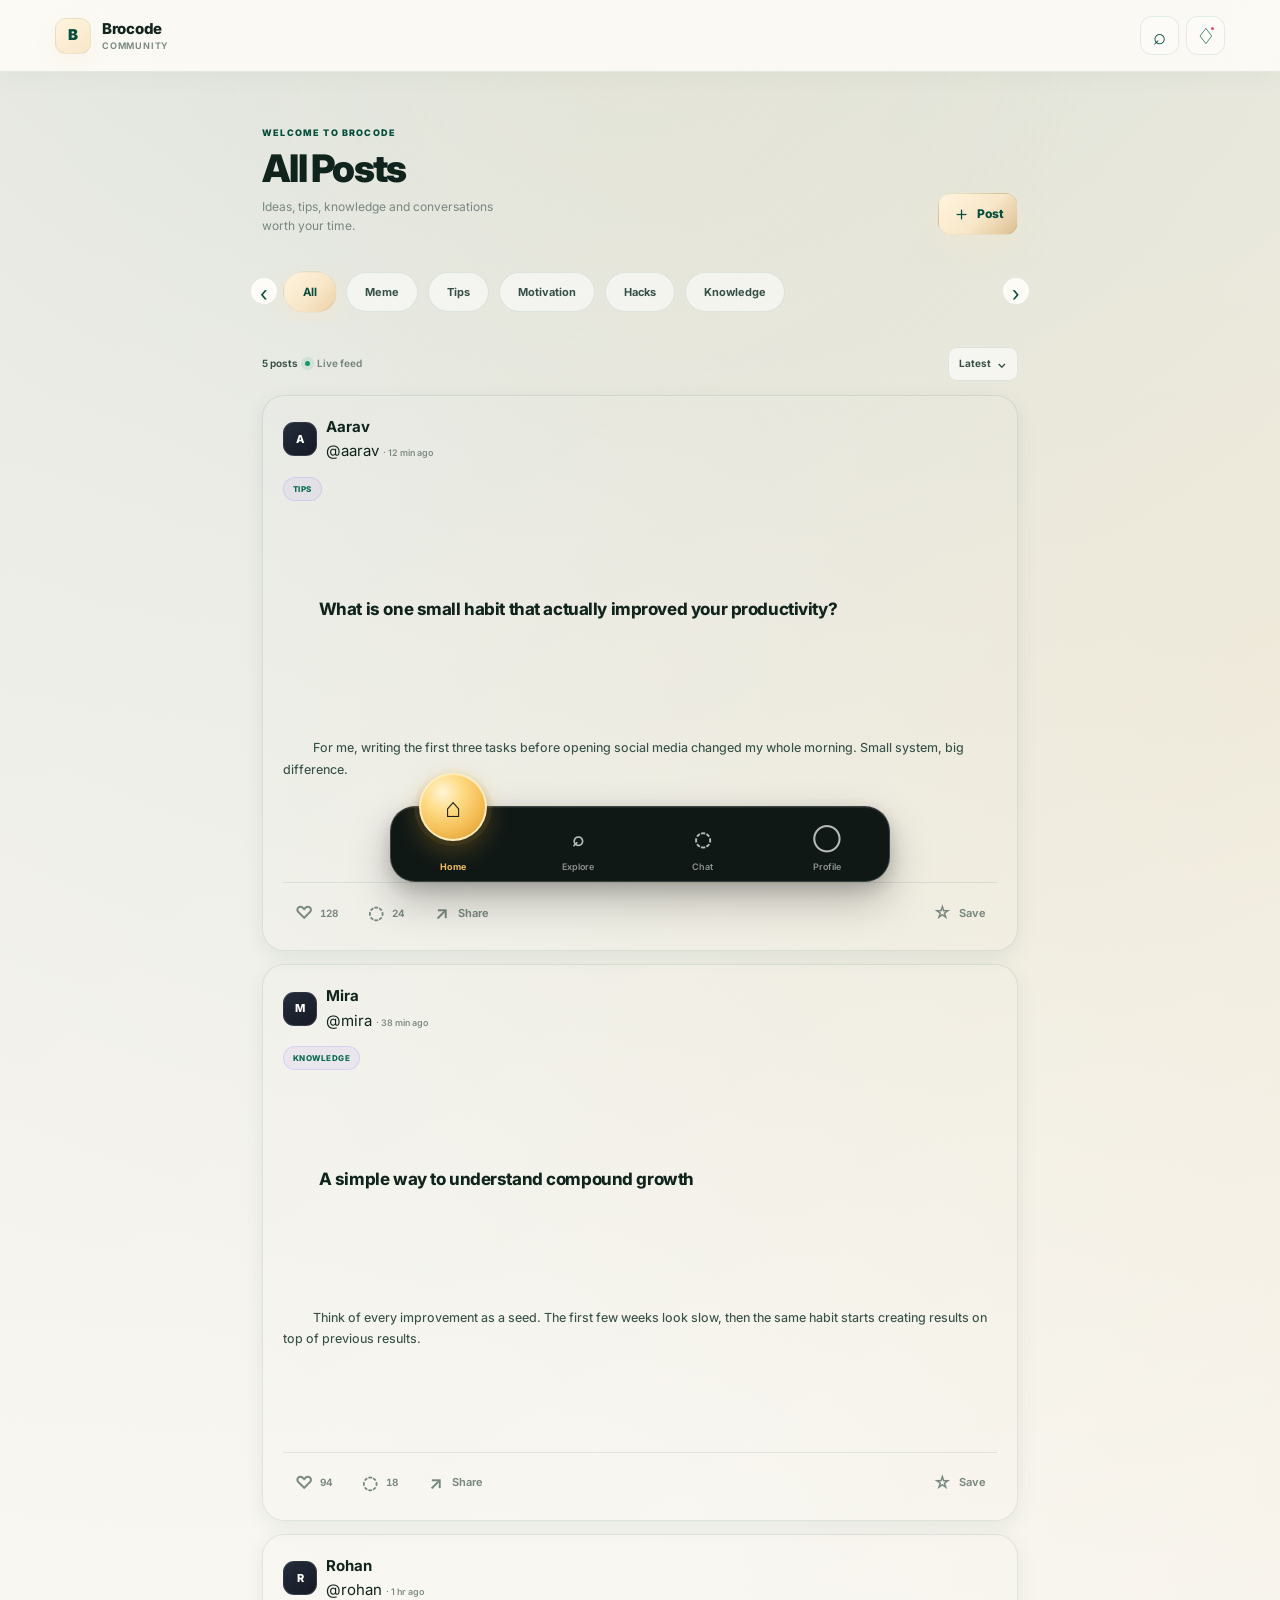
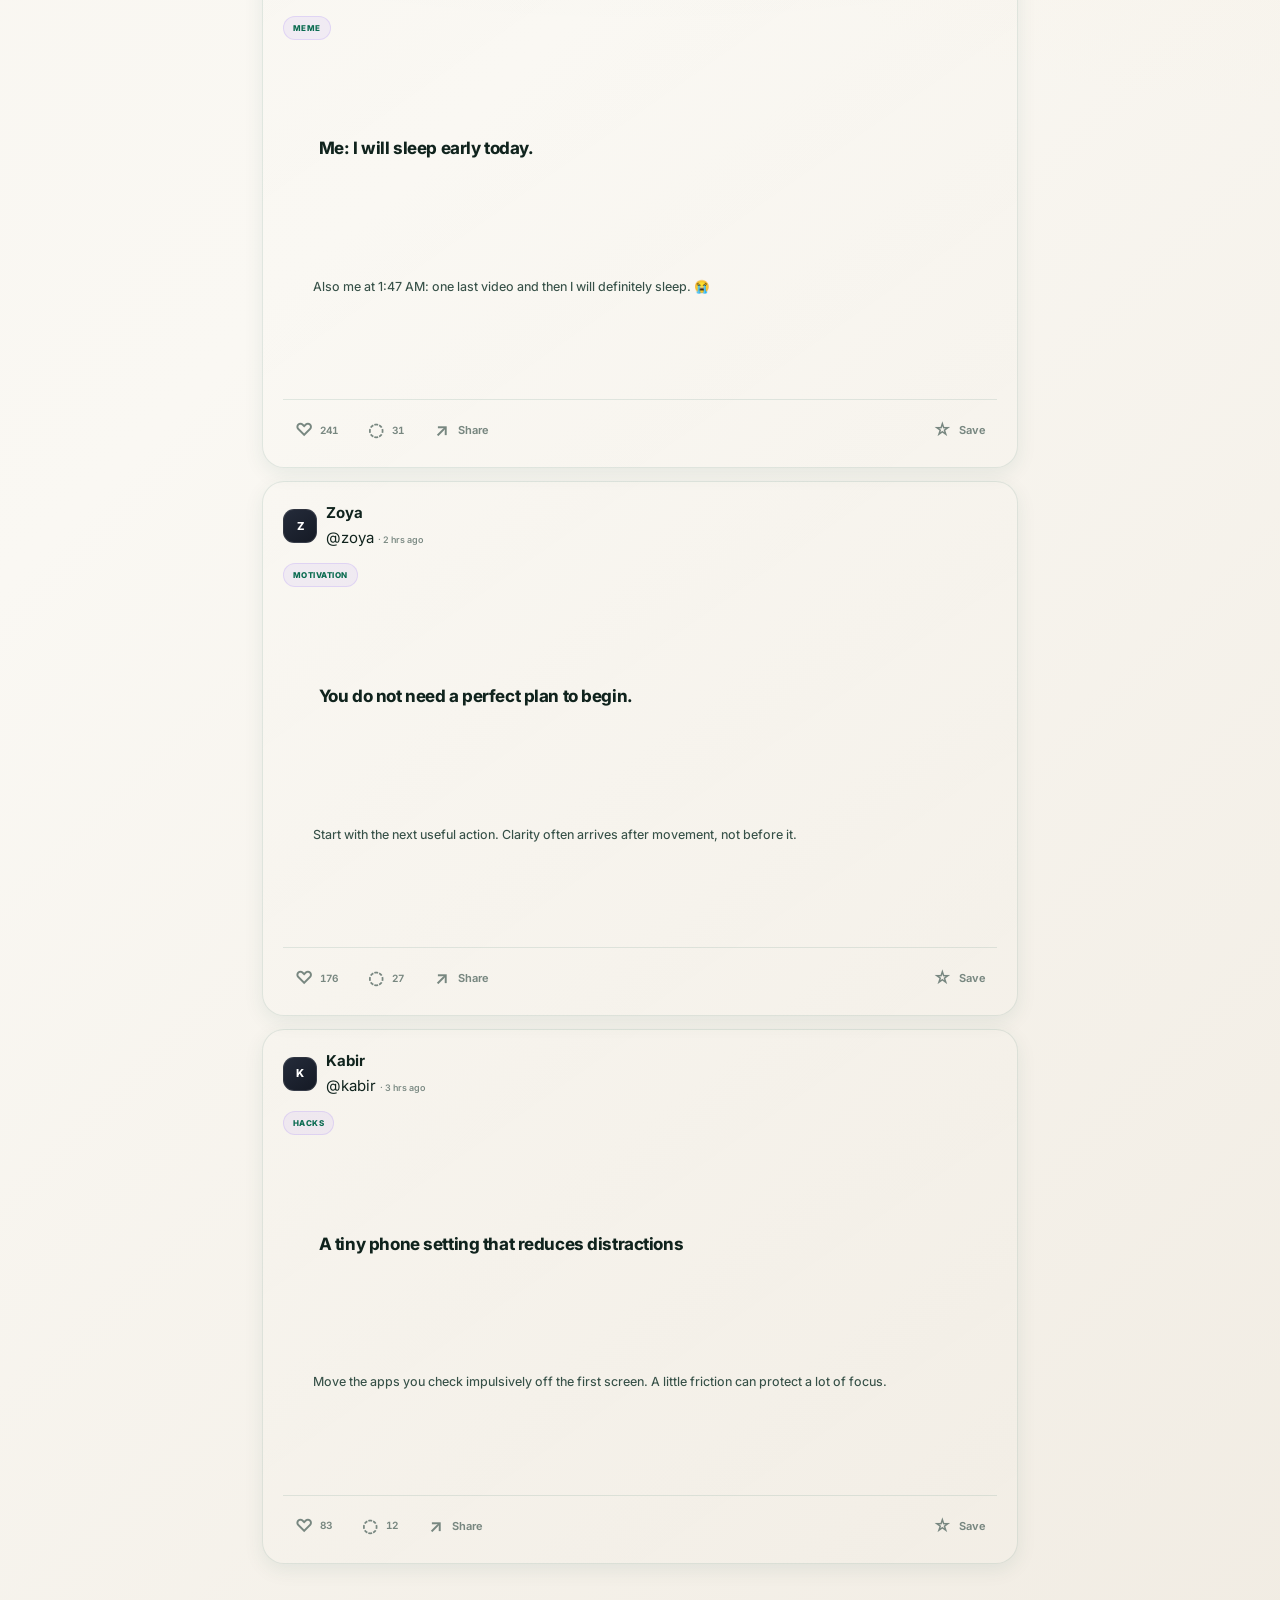
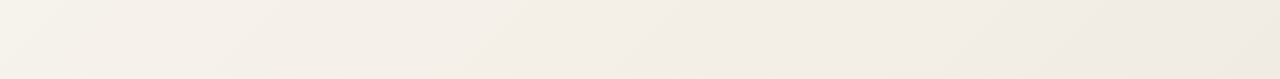
<file: index.html>
<!DOCTYPE html>
<html lang="en">
<head>
  <meta charset="UTF-8">
  <meta name="viewport" content="width=device-width, initial-scale=1.0">
  <meta name="theme-color" content="#064E3B">

  <title>Brocode — Community</title>

  <link rel="preconnect" href="https://fonts.googleapis.com">
  <link rel="preconnect" href="https://fonts.gstatic.com" crossorigin>

  <link
    href="https://fonts.googleapis.com/css2?family=Inter:wght@400;500;600;700;800&display=swap"
    rel="stylesheet"
  >

  <!-- Main CSS -->
  <link rel="stylesheet" href="css/style.css">
  <link rel="stylesheet" href="css/components.css">
  <link rel="stylesheet" href="css/responsive.css">
</head>

<body>

  <div class="app-shell">

    <!-- ==================================================
         HEADER
    ================================================== -->

    <header class="topbar">

      <a href="index.html" class="brand" aria-label="Brocode Home">

        <span class="brand-mark">B</span>

        <span class="brand-text">
          <strong>Brocode</strong>
          <small>Community</small>
        </span>

      </a>

      <div class="top-actions">

        <!-- Explore -->
        <a
          href="explore.html"
          class="icon-btn"
          aria-label="Explore"
          title="Explore"
        >
          <span aria-hidden="true">⌕</span>
        </a>

        <!-- Notifications -->
        <a
          href="notifications.html"
          class="icon-btn notification-btn"
          aria-label="Notifications"
          title="Notifications"
        >
          <span aria-hidden="true">♢</span>
          <i aria-hidden="true"></i>
        </a>

      </div>

    </header>


    <!-- ==================================================
         MAIN CONTENT
    ================================================== -->

    <main class="content">

      <!-- ================= WELCOME ================= -->

      <section class="welcome-row">

        <div class="welcome-content">

          <span class="eyebrow">
            WELCOME TO BROCODE
          </span>

          <h1 id="feedTitle">
            All Posts
          </h1>

          <p class="subcopy">
            Ideas, tips, knowledge and conversations worth your time.
          </p>

        </div>

        <!-- Create Post -->
        <a
          href="create-post.html"
          class="create-btn"
          aria-label="Create a new post"
        >
          <span aria-hidden="true">＋</span>
          <b>Post</b>
        </a>

      </section>


      <!-- ==================================================
           CATEGORY SLIDER
      ================================================== -->

      <section
        class="category-wrap"
        aria-label="Post categories"
      >

        <button
          class="category-arrow left"
          id="categoryPrev"
          type="button"
          aria-label="Previous category"
        >
          ‹
        </button>

        <div
          id="categorySlider"
          class="category-slider"
          tabindex="0"
          aria-label="Categories"
        ></div>

        <button
          class="category-arrow right"
          id="categoryNext"
          type="button"
          aria-label="Next category"
        >
          ›
        </button>

      </section>


      <!-- ==================================================
           FEED TOOLBAR
      ================================================== -->

      <div class="feed-toolbar">

        <div class="feed-meta">

          <span
            id="postCount"
            class="post-count"
          >
            0 posts
          </span>

          <span
            class="live-dot"
            aria-hidden="true"
          ></span>

          <span class="live-text">
            Live feed
          </span>

        </div>

        <button
          class="sort-btn"
          id="sortBtn"
          type="button"
          aria-label="Change post sorting"
        >
          Latest
          <span aria-hidden="true">⌄</span>
        </button>

      </div>


      <!-- ==================================================
           POST FEED
      ================================================== -->

      <section
        id="feed"
        class="feed"
        aria-live="polite"
      ></section>

    </main>


    <!-- ==================================================
         PREMIUM BOTTOM NAVIGATION
         
         IMPORTANT:
         Do NOT add "active" manually here.
         js/app.js handles the active page automatically.
    ================================================== -->

    <nav
      class="bottom-nav"
      aria-label="Main navigation"
    >

      <div class="bottom-nav-inner">

        <!-- HOME -->
        <a
          href="index.html"
          class="nav-item"
          aria-label="Home"
          data-nav="home"
        >
          <span
            class="nav-icon"
            aria-hidden="true"
          >⌂</span>

          <span class="nav-label">
            Home
          </span>
        </a>


        <!-- EXPLORE -->
        <a
          href="explore.html"
          class="nav-item"
          aria-label="Explore"
          data-nav="explore"
        >
          <span
            class="nav-icon"
            aria-hidden="true"
          >⌕</span>

          <span class="nav-label">
            Explore
          </span>
        </a>


        <!-- CHAT -->
        <a
          href="support.html"
          class="nav-item"
          aria-label="Chat"
          data-nav="chat"
        >
          <span
            class="nav-icon"
            aria-hidden="true"
          >◌</span>

          <span class="nav-label">
            Chat
          </span>
        </a>


        <!-- PROFILE -->
        <a
          href="profile.html"
          class="nav-item"
          aria-label="Profile"
          data-nav="profile"
        >
          <span
            class="nav-icon"
            aria-hidden="true"
          >◯</span>

          <span class="nav-label">
            Profile
          </span>
        </a>

      </div>

    </nav>

  </div>


  <!-- ==================================================
       TOAST
  ================================================== -->

  <div
    id="toast"
    class="toast"
    role="status"
    aria-live="polite"
  ></div>


  <!-- ==================================================
       JAVASCRIPT
  ================================================== -->

  <script src="js/app.js"></script>
  <script src="js/posts.js"></script>

</body>
</html>
</file>
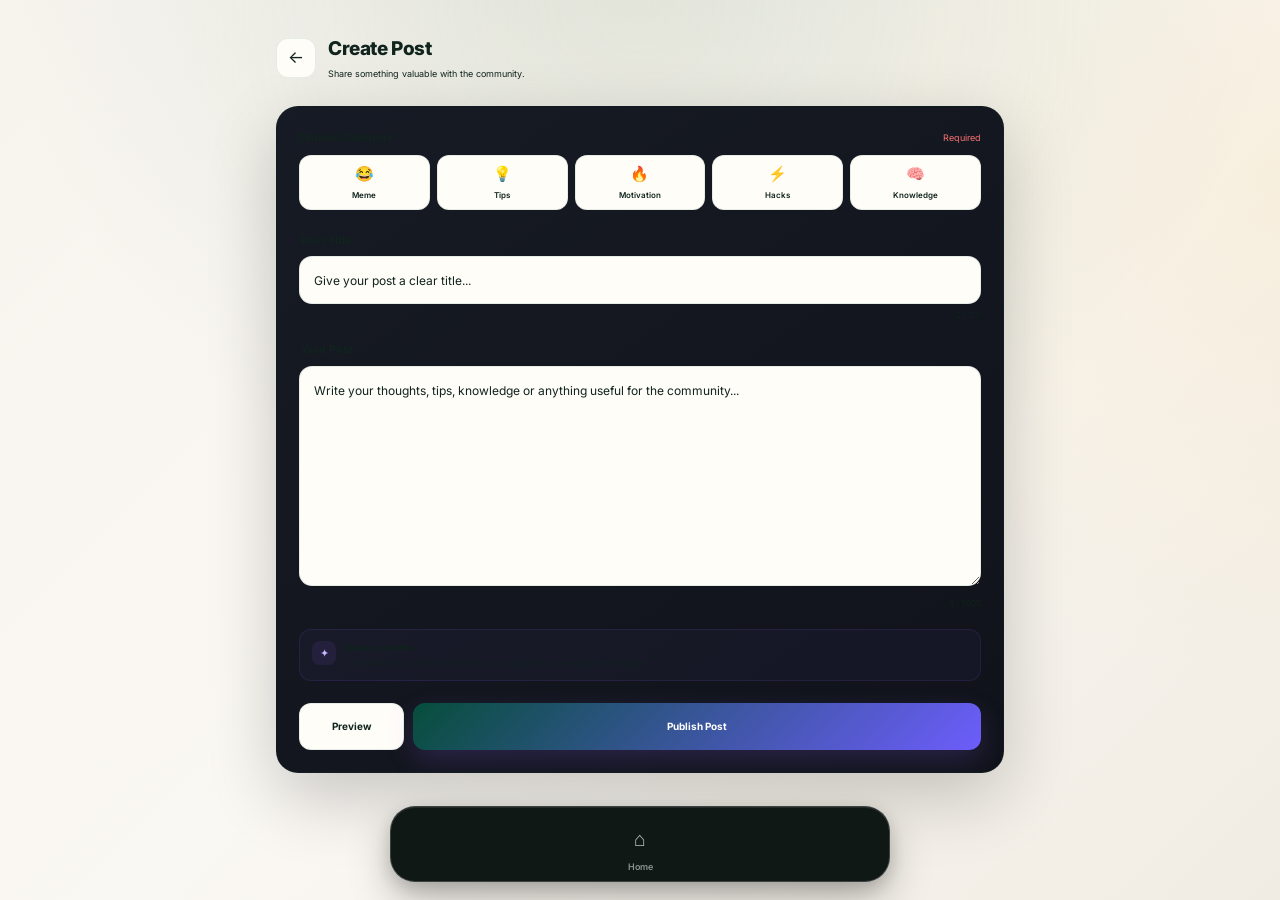
<file: create-post.html>
<!DOCTYPE html>
<html lang="en">

<head>

  <meta charset="UTF-8">

  <meta
    name="viewport"
    content="width=device-width, initial-scale=1.0"
  >

  <meta
    name="theme-color"
    content="#080a10"
  >

  <title>Create Post — Brocode</title>

  <link rel="preconnect" href="https://fonts.googleapis.com">

  <link
    rel="preconnect"
    href="https://fonts.gstatic.com"
    crossorigin
  >

  <link
    href="https://fonts.googleapis.com/css2?family=Inter:wght@400;500;600;700;800&display=swap"
    rel="stylesheet"
  >

  <link rel="stylesheet" href="css/style.css">
  <link rel="stylesheet" href="css/components.css">
  <link rel="stylesheet" href="css/responsive.css">

  <style>

    /* =====================================================
       CREATE POST PAGE
       ===================================================== */

    .create-page {
      min-height: 100vh;

      padding:
        20px
        16px
        110px;

      max-width: 760px;

      margin: 0 auto;
    }


    /* =====================================================
       TOPBAR
       ===================================================== */

    .create-topbar {
      display: flex;
      align-items: center;
      gap: 12px;

      margin-bottom: 26px;
    }


    .back-button {
      width: 40px;
      height: 40px;

      display: grid;
      place-items: center;

      border: 1px solid var(--border);
      border-radius: 12px;

      background: var(--surface);

      color: var(--text);

      text-decoration: none;

      font-size: 17px;

      transition:
        background .2s ease,
        transform .2s ease;
    }


    .back-button:hover {
      background: var(--surface-2);

      transform: translateX(-2px);
    }


    .create-heading {
      flex: 1;
    }


    .create-heading h1 {
      margin: 0;

      color: var(--text);

      font-size: 19px;
      font-weight: 800;

      letter-spacing: -.4px;
    }


    .create-heading p {
      margin: 3px 0 0;

      color: var(--muted-2);

      font-size: 9px;
    }


    /* =====================================================
       FORM CARD
       ===================================================== */

    .create-card {
      border: 1px solid var(--border);
      border-radius: 22px;

      background:
        linear-gradient(
          145deg,
          rgba(18, 22, 32, .98),
          rgba(11, 14, 21, .98)
        );

      box-shadow:
        0 25px 70px rgba(0, 0, 0, .20);

      overflow: hidden;
    }


    .create-card-inner {
      padding: 22px;
    }


    /* =====================================================
       CATEGORY
       ===================================================== */

    .section-label {
      display: flex;
      align-items: center;
      justify-content: space-between;

      margin-bottom: 9px;
    }


    .section-label strong {
      color: var(--text);

      font-size: 11px;
      font-weight: 700;
    }


    .required {
      color: #f87171;

      font-size: 9px;
    }


    .category-grid {
      display: grid;

      grid-template-columns:
        repeat(5, minmax(0, 1fr));

      gap: 7px;

      margin-bottom: 22px;
    }


    .category-option {
      min-height: 55px;

      display: flex;
      flex-direction: column;
      align-items: center;
      justify-content: center;

      gap: 4px;

      padding: 7px 4px;

      border: 1px solid var(--border);
      border-radius: 12px;

      background: var(--surface);

      color: var(--muted);

      cursor: pointer;

      transition:
        border-color .2s ease,
        background .2s ease,
        color .2s ease,
        transform .2s ease;
    }


    .category-option:hover {
      border-color: rgba(139, 92, 246, .35);

      background: var(--surface-2);

      transform: translateY(-1px);
    }


    .category-option.active {
      border-color:
        rgba(139, 92, 246, .65);

      background:
        rgba(139, 92, 246, .11);

      color: #c4b5fd;

      box-shadow:
        inset 0 0 0 1px
        rgba(139, 92, 246, .08);
    }


    .category-icon {
      font-size: 15px;
    }


    .category-name {
      font-size: 8px;
      font-weight: 600;
    }


    /* =====================================================
       INPUTS
       ===================================================== */

    .form-group {
      margin-bottom: 20px;
    }


    .form-label {
      display: block;

      margin: 0 0 8px 2px;

      color: var(--text);

      font-size: 11px;
      font-weight: 700;
    }


    .form-input,
    .form-textarea {
      width: 100%;

      border: 1px solid var(--border);
      border-radius: 13px;

      outline: none;

      background: var(--surface);

      color: var(--text);

      font-family: inherit;

      transition:
        border-color .2s ease,
        box-shadow .2s ease,
        background .2s ease;
    }


    .form-input {
      height: 48px;

      padding: 0 14px;

      font-size: 12px;
    }


    .form-textarea {
      min-height: 220px;

      padding: 14px;

      resize: vertical;

      line-height: 1.7;

      font-size: 12px;
    }


    .form-input::placeholder,
    .form-textarea::placeholder {
      color: var(--muted-2);
    }


    .form-input:focus,
    .form-textarea:focus {
      border-color:
        rgba(139, 92, 246, .58);

      background: var(--surface-2);

      box-shadow:
        0 0 0 4px
        rgba(139, 92, 246, .07);
    }


    .input-bottom {
      display: flex;
      justify-content: flex-end;

      margin-top: 5px;
    }


    .character-count {
      color: var(--muted-2);

      font-size: 8px;
    }


    /* =====================================================
       WRITING TIPS
       ===================================================== */

    .writing-tip {
      display: flex;
      align-items: flex-start;
      gap: 9px;

      margin-bottom: 20px;

      padding: 11px 12px;

      border: 1px solid
        rgba(139, 92, 246, .13);

      border-radius: 12px;

      background:
        rgba(139, 92, 246, .045);
    }


    .tip-icon {
      width: 24px;
      height: 24px;

      display: grid;
      place-items: center;

      border-radius: 8px;

      background:
        rgba(139, 92, 246, .10);

      color: #c4b5fd;

      font-size: 11px;

      flex-shrink: 0;
    }


    .writing-tip strong {
      display: block;

      margin-bottom: 2px;

      color: var(--text);

      font-size: 9px;
    }


    .writing-tip p {
      margin: 0;

      color: var(--muted-2);

      font-size: 8px;

      line-height: 1.55;
    }


    /* =====================================================
       ACTIONS
       ===================================================== */

    .create-actions {
      display: flex;
      gap: 9px;

      padding-top: 2px;
    }


    .action-button {
      height: 47px;

      border-radius: 12px;

      font-family: inherit;

      font-size: 10px;
      font-weight: 700;

      cursor: pointer;

      transition:
        transform .2s ease,
        background .2s ease,
        border-color .2s ease;
    }


    .preview-button {
      flex: 0 0 105px;

      border: 1px solid var(--border);

      background: var(--surface);

      color: var(--text);
    }


    .preview-button:hover {
      background: var(--surface-2);

      transform: translateY(-1px);
    }


    .publish-button {
      flex: 1;

      border: 0;

      background:
        linear-gradient(
          135deg,
          var(--primary),
          #6d5dfc
        );

      color: white;

      box-shadow:
        0 10px 28px
        rgba(139, 92, 246, .20);
    }


    .publish-button:hover {
      transform: translateY(-1px);

      box-shadow:
        0 14px 32px
        rgba(139, 92, 246, .27);
    }


    /* =====================================================
       VALIDATION
       ===================================================== */

    .validation-message {
      display: none;

      margin-bottom: 16px;

      padding: 11px 12px;

      border: 1px solid
        rgba(239, 68, 68, .18);

      border-radius: 11px;

      background:
        rgba(239, 68, 68, .06);

      color: #fca5a5;

      font-size: 9px;

      line-height: 1.5;
    }


    .validation-message.show {
      display: block;
    }


    /* =====================================================
       PREVIEW
       ===================================================== */

    .preview-container {
      display: none;

      margin-top: 22px;

      padding-top: 22px;

      border-top: 1px solid var(--border);
    }


    .preview-container.show {
      display: block;
    }


    .preview-label {
      margin-bottom: 10px;

      color: var(--muted);

      font-size: 9px;
      font-weight: 700;

      text-transform: uppercase;

      letter-spacing: .5px;
    }


    .preview-post {
      padding: 17px;

      border: 1px solid var(--border);
      border-radius: 15px;

      background: var(--surface);
    }


    .preview-meta {
      display: flex;
      align-items: center;
      gap: 8px;

      margin-bottom: 11px;
    }


    .preview-avatar {
      width: 30px;
      height: 30px;

      display: grid;
      place-items: center;

      border-radius: 9px;

      background:
        linear-gradient(
          135deg,
          var(--primary),
          #5b4ee8
        );

      color: white;

      font-size: 10px;
      font-weight: 800;
    }


    .preview-user {
      color: var(--text);

      font-size: 9px;
      font-weight: 700;
    }


    .preview-time {
      color: var(--muted-2);

      font-size: 8px;
    }


    .preview-category {
      margin-left: auto;

      padding: 4px 7px;

      border-radius: 6px;

      background:
        rgba(139, 92, 246, .09);

      color: #c4b5fd;

      font-size: 7px;
      font-weight: 700;
    }


    .preview-title {
      margin: 0 0 7px;

      color: var(--text);

      font-size: 14px;
      font-weight: 700;

      line-height: 1.4;
    }


    .preview-content {
      margin: 0;

      color: var(--muted);

      font-size: 10px;

      line-height: 1.65;

      white-space: pre-wrap;

      word-break: break-word;
    }


    /* =====================================================
       MOBILE
       ===================================================== */

    @media (max-width: 520px) {

      .create-page {
        padding:
          16px
          12px
          100px;
      }


      .create-card-inner {
        padding: 17px;
      }


      .category-grid {
        grid-template-columns:
          repeat(3, 1fr);

        gap: 7px;
      }


      .category-option {
        min-height: 52px;
      }


      .form-textarea {
        min-height: 190px;
      }

    }


    @media (max-width: 360px) {

      .category-grid {
        grid-template-columns:
          repeat(2, 1fr);
      }


      .preview-button {
        flex-basis: 90px;
      }

    }


    @media (min-width: 900px) {

      .create-page {
        padding-top: 35px;
      }

    }

  </style>

</head>


<body>

  <div class="app-shell">


    <main class="create-page">


      <!-- =================================================
           HEADER
           ================================================= -->

      <div class="create-topbar">

        <a
          href="index.html"
          class="back-button"
          aria-label="Go back"
        >
          ←
        </a>


        <div class="create-heading">

          <h1>
            Create Post
          </h1>

          <p>
            Share something valuable with the community.
          </p>

        </div>

      </div>


      <!-- =================================================
           CARD
           ================================================= -->

      <section class="create-card">

        <div class="create-card-inner">


          <div
            id="validationMessage"
            class="validation-message"
          ></div>


          <!-- =================================================
               CATEGORY
               ================================================= -->

          <div class="section-label">

            <strong>
              Choose Category
            </strong>

            <span class="required">
              Required
            </span>

          </div>


          <div
            class="category-grid"
            id="categoryGrid"
          >


            <button
              type="button"
              class="category-option"
              data-category="Meme"
            >

              <span class="category-icon">
                😂
              </span>

              <span class="category-name">
                Meme
              </span>

            </button>


            <button
              type="button"
              class="category-option"
              data-category="Tips"
            >

              <span class="category-icon">
                💡
              </span>

              <span class="category-name">
                Tips
              </span>

            </button>


            <button
              type="button"
              class="category-option"
              data-category="Motivation"
            >

              <span class="category-icon">
                🔥
              </span>

              <span class="category-name">
                Motivation
              </span>

            </button>


            <button
              type="button"
              class="category-option"
              data-category="Hacks"
            >

              <span class="category-icon">
                ⚡
              </span>

              <span class="category-name">
                Hacks
              </span>

            </button>


            <button
              type="button"
              class="category-option"
              data-category="Knowledge"
            >

              <span class="category-icon">
                🧠
              </span>

              <span class="category-name">
                Knowledge
              </span>

            </button>


          </div>


          <!-- =================================================
               TITLE
               ================================================= -->

          <div class="form-group">

            <label
              class="form-label"
              for="postTitle"
            >
              Post Title
            </label>


            <input
              id="postTitle"
              class="form-input"
              type="text"
              maxlength="120"
              placeholder="Give your post a clear title..."
              autocomplete="off"
            >


            <div class="input-bottom">

              <span
                id="titleCount"
                class="character-count"
              >
                0 / 120
              </span>

            </div>

          </div>


          <!-- =================================================
               CONTENT
               ================================================= -->

          <div class="form-group">

            <label
              class="form-label"
              for="postContent"
            >
              Your Post
            </label>


            <textarea
              id="postContent"
              class="form-textarea"
              maxlength="5000"
              placeholder="Write your thoughts, tips, knowledge or anything useful for the community..."
            ></textarea>


            <div class="input-bottom">

              <span
                id="contentCount"
                class="character-count"
              >
                0 / 5000
              </span>

            </div>

          </div>


          <!-- =================================================
               TIP
               ================================================= -->

          <div class="writing-tip">

            <div class="tip-icon">
              ✦
            </div>


            <div>

              <strong>
                Make it valuable
              </strong>

              <p>
                Clear titles and useful content help your
                post get discovered by more people.
              </p>

            </div>

          </div>


          <!-- =================================================
               ACTIONS
               ================================================= -->

          <div class="create-actions">

            <button
              type="button"
              id="previewButton"
              class="action-button preview-button"
            >
              Preview
            </button>


            <button
              type="button"
              id="publishButton"
              class="action-button publish-button"
            >
              Publish Post
            </button>

          </div>


          <!-- =================================================
               PREVIEW
               ================================================= -->

          <div
            id="previewContainer"
            class="preview-container"
          >

            <div class="preview-label">
              Live Preview
            </div>


            <article class="preview-post">

              <div class="preview-meta">

                <div
                  id="previewAvatar"
                  class="preview-avatar"
                >
                  B
                </div>


                <div>

                  <div
                    id="previewUser"
                    class="preview-user"
                  >
                    @brocode_user
                  </div>

                  <div class="preview-time">
                    Just now
                  </div>

                </div>


                <span
                  id="previewCategory"
                  class="preview-category"
                >
                  Category
                </span>

              </div>


              <h3
                id="previewTitle"
                class="preview-title"
              >
                Your post title will appear here
              </h3>


              <p
                id="previewContent"
                class="preview-content"
              >
                Your post content will appear here.
              </p>

            </article>

          </div>


        </div>

      </section>


    </main>


    <!-- =====================================================
         BOTTOM NAV
         ===================================================== -->

    <nav class="bottom-nav">

      <a
        href="index.html"
        class="nav-item"
      >
        <span class="nav-icon">
          ⌂
        </span>

        <span class="nav-label">
          Home
        </span>
      </a>


      <a
        href="explore.html"
        class="nav-item"
      >
        <span class="nav-icon">
          ⌕
        </span>

        <span class="nav-label">
          Explore
        </span>
      </a>


      <a
        href="support.html"
        class="nav-item"
      >
        <span class="nav-icon">
          ◌
        </span>

        <span class="nav-label">
          Chat
        </span>
      </a>


      <a
        href="profile.html"
        class="nav-item"
      >
        <span class="nav-icon">
          ◎
        </span>

        <span class="nav-label">
          Profile
        </span>
      </a>

    </nav>


  </div>


  <div
    id="toast"
    class="toast"
    role="status"
    aria-live="polite"
  ></div>


  <script src="js/app.js"></script>
  <script src="js/posts.js"></script>


  <script>

    /* =====================================================
       ELEMENTS
       ===================================================== */

    const categoryOptions =
      document.querySelectorAll(
        ".category-option"
      );

    const postTitle =
      document.getElementById(
        "postTitle"
      );

    const postContent =
      document.getElementById(
        "postContent"
      );

    const titleCount =
      document.getElementById(
        "titleCount"
      );

    const contentCount =
      document.getElementById(
        "contentCount"
      );

    const previewButton =
      document.getElementById(
        "previewButton"
      );

    const publishButton =
      document.getElementById(
        "publishButton"
      );

    const previewContainer =
      document.getElementById(
        "previewContainer"
      );

    const validationMessage =
      document.getElementById(
        "validationMessage"
      );

    const previewTitle =
      document.getElementById(
        "previewTitle"
      );

    const previewContent =
      document.getElementById(
        "previewContent"
      );

    const previewCategory =
      document.getElementById(
        "previewCategory"
      );

    const previewUser =
      document.getElementById(
        "previewUser"
      );

    const previewAvatar =
      document.getElementById(
        "previewAvatar"
      );


    let selectedCategory = "";


    /* =====================================================
       CURRENT USER
       ===================================================== */

    function getUser() {

      try {

        const saved =
          localStorage.getItem(
            "community_user"
          );


        if (saved) {

          return JSON.parse(
            saved
          );

        }

      } catch (error) {

        console.warn(
          "Could not read user.",
          error
        );

      }


      return {
        name: "Brocode User",
        username: "@brocode_user"
      };

    }


    const currentUser =
      getUser();


    previewUser.textContent =
      currentUser.username ||
      "@brocode_user";


    previewAvatar.textContent =
      (
        currentUser.name ||
        "B"
      )
        .trim()
        .charAt(0)
        .toUpperCase();


    /* =====================================================
       CATEGORY SELECT
       ===================================================== */

    categoryOptions.forEach(
      option => {

        option.addEventListener(
          "click",
          () => {

            categoryOptions.forEach(
              item => {

                item.classList.remove(
                  "active"
                );

              }
            );


            option.classList.add(
              "active"
            );


            selectedCategory =
              option.dataset.category;


            hideValidation();


            previewCategory.textContent =
              selectedCategory;


            if (
              previewContainer.classList
                .contains("show")
            ) {

              updatePreview();

            }

          }
        );

      }
    );


    /* =====================================================
       CHARACTER COUNTERS
       ===================================================== */

    postTitle.addEventListener(
      "input",
      () => {

        titleCount.textContent =
          `${postTitle.value.length} / 120`;


        hideValidation();


        if (
          previewContainer.classList
            .contains("show")
        ) {

          updatePreview();

        }

      }
    );


    postContent.addEventListener(
      "input",
      () => {

        contentCount.textContent =
          `${postContent.value.length} / 5000`;


        hideValidation();


        if (
          previewContainer.classList
            .contains("show")
        ) {

          updatePreview();

        }

      }
    );


    /* =====================================================
       PREVIEW
       ===================================================== */

    previewButton.addEventListener(
      "click",
      () => {

        if (
          !selectedCategory
        ) {

          showValidation(
            "Please choose a category first."
          );

          return;

        }


        if (
          !postTitle.value.trim()
        ) {

          showValidation(
            "Please enter a post title."
          );

          postTitle.focus();

          return;

        }


        if (
          !postContent.value.trim()
        ) {

          showValidation(
            "Please write something in your post."
          );

          postContent.focus();

          return;

        }


        updatePreview();


        previewContainer.classList.toggle(
          "show"
        );


        if (
          previewContainer.classList
            .contains("show")
        ) {

          previewButton.textContent =
            "Hide Preview";

        } else {

          previewButton.textContent =
            "Preview";

        }

      }
    );


    function updatePreview() {

      previewTitle.textContent =
        postTitle.value.trim() ||
        "Your post title will appear here";


      previewContent.textContent =
        postContent.value.trim() ||
        "Your post content will appear here";


      previewCategory.textContent =
        selectedCategory ||
        "Category";

    }


    /* =====================================================
       PUBLISH
       ===================================================== */

    publishButton.addEventListener(
      "click",
      () => {

        const title =
          postTitle.value.trim();


        const content =
          postContent.value.trim();


        /* Category mandatory */

        if (!selectedCategory) {

          showValidation(
            "Please choose a category before publishing."
          );

          return;

        }


        /* Title mandatory */

        if (!title) {

          showValidation(
            "Please enter a post title."
          );

          postTitle.focus();

          return;

        }


        if (title.length < 5) {

          showValidation(
            "Post title should contain at least 5 characters."
          );

          postTitle.focus();

          return;

        }


        /* Content mandatory */

        if (!content) {

          showValidation(
            "Please write something in your post."
          );

          postContent.focus();

          return;

        }


        if (content.length < 10) {

          showValidation(
            "Post content should contain at least 10 characters."
          );

          postContent.focus();

          return;

        }


        /*
         * Demo post storage.
         *
         * This will later be replaced
         * by the real backend API.
         */

        publishButton.disabled = true;

        publishButton.textContent =
          "Publishing...";


        setTimeout(
          () => {

            const post = {

              id:
                "post_" +
                Date.now(),

              category:
                selectedCategory,

              title:
                title,

              content:
                content,

              author:
                currentUser.username ||
                "@brocode_user",

              authorName:
                currentUser.name ||
                "Brocode User",

              likes: 0,

              comments: 0,

              saved: false,

              createdAt:
                new Date().toISOString()

            };


            /*
             * Save demo post.
             */

            const existing =
              JSON.parse(
                localStorage.getItem(
                  "brocode_posts"
                ) || "[]"
              );


            existing.unshift(post);


            localStorage.setItem(
              "brocode_posts",
              JSON.stringify(
                existing
              )
            );


            publishButton.disabled =
              false;


            publishButton.textContent =
              "Publish Post";


            if (
              window.BrocodeApp &&
              typeof window.BrocodeApp.showToast ===
                "function"
            ) {

              window.BrocodeApp.showToast(
                "Post published successfully!"
              );

            }


            setTimeout(
              () => {

                window.location.href =
                  "index.html";

              },
              700
            );

          },
          500
        );

      }
    );


    /* =====================================================
       VALIDATION
       ===================================================== */

    function showValidation(
      message
    ) {

      validationMessage.textContent =
        message;


      validationMessage.classList.add(
        "show"
      );

    }


    function hideValidation() {

      validationMessage.classList.remove(
        "show"
      );

    }


    /* =====================================================
       KEYBOARD SHORTCUT
       ===================================================== */

    document.addEventListener(
      "keydown",
      event => {

        if (
          (event.ctrlKey ||
            event.metaKey) &&
          event.key === "Enter"
        ) {

          event.preventDefault();

          publishButton.click();

        }

      }
    );

  </script>

</body>

</html>
</file>
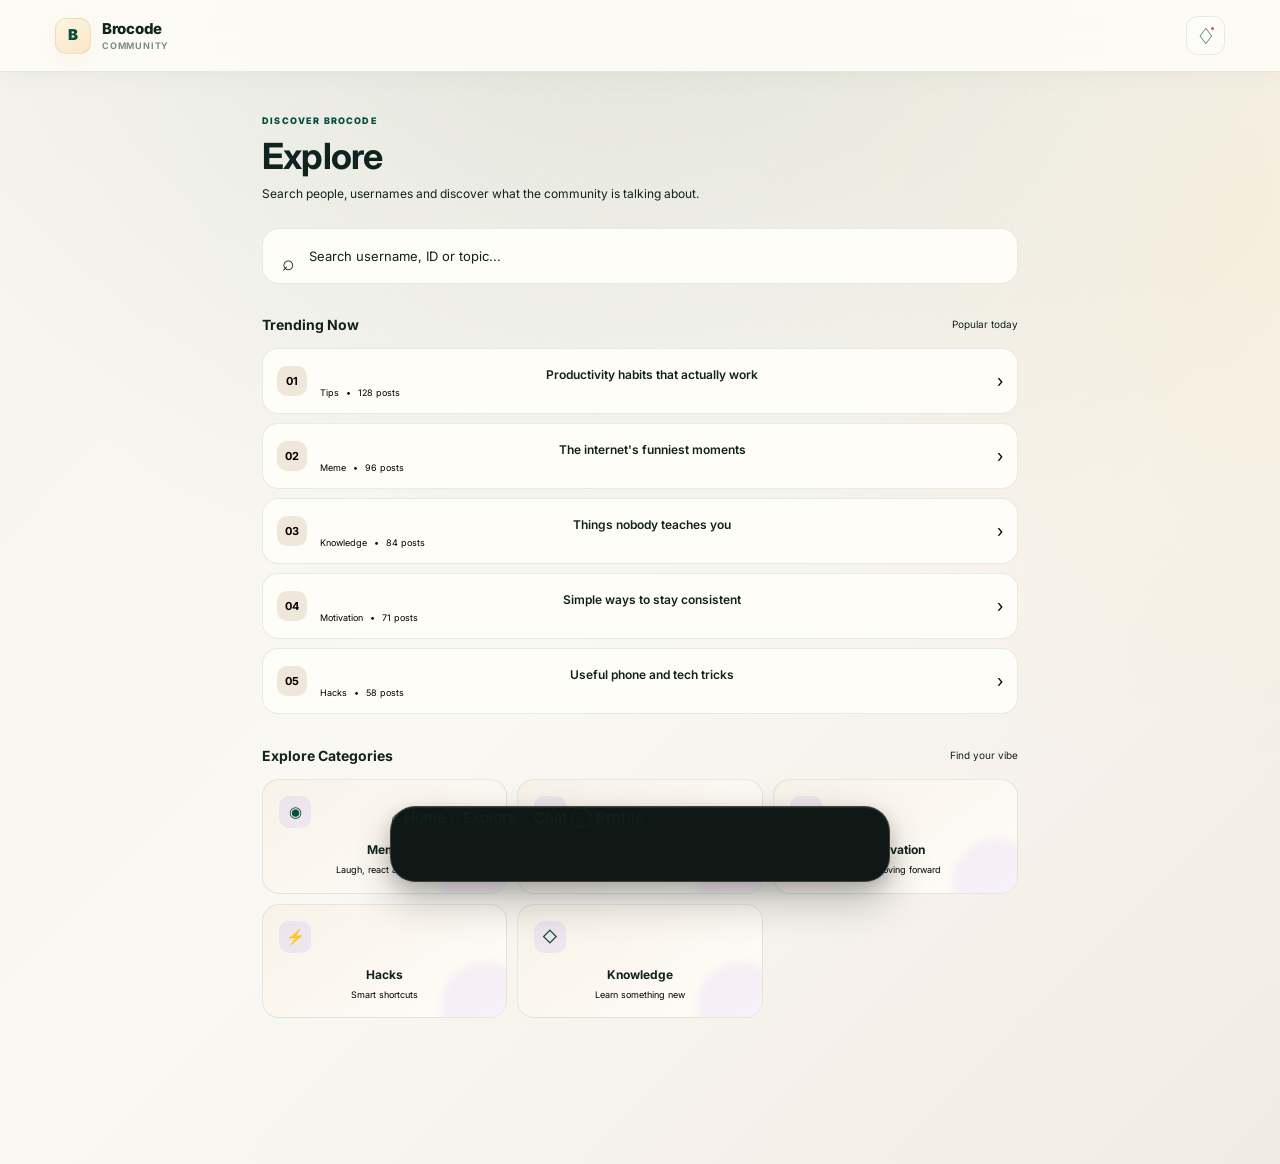
<file: explore.html>
<!DOCTYPE html>
<html lang="en">

<head>
  <meta charset="UTF-8">

  <meta
    name="viewport"
    content="width=device-width, initial-scale=1.0"
  >

  <meta
    name="theme-color"
    content="#0b0d14"
  >

  <title>Explore — Brocode</title>

  <link
    rel="preconnect"
    href="https://fonts.googleapis.com"
  >

  <link
    rel="preconnect"
    href="https://fonts.gstatic.com"
    crossorigin
  >

  <link
    href="https://fonts.googleapis.com/css2?family=Inter:wght@400;500;600;700;800&display=swap"
    rel="stylesheet"
  >

  <link
    rel="stylesheet"
    href="css/style.css"
  >

  <link
    rel="stylesheet"
    href="css/components.css"
  >

  <link
    rel="stylesheet"
    href="css/responsive.css"
  >

  <style>

    /* =====================================================
       EXPLORE PAGE
       ===================================================== */

    .explore-page {
      padding-top: 28px;
    }


    .explore-heading {
      margin-bottom: 24px;
    }


    .explore-heading .eyebrow {
      margin-bottom: 8px;
    }


    .explore-heading h1 {
      margin: 0 0 7px;
      font-size: 30px;
      line-height: 1.15;
      letter-spacing: -0.8px;
    }


    .explore-heading p {
      margin: 0;
      max-width: 520px;
      color: var(--muted);
      font-size: 12px;
      line-height: 1.7;
    }


    /* SEARCH */

    .explore-search {
      position: relative;
      margin-bottom: 30px;
    }


    .explore-search input {
      width: 100%;
      height: 52px;

      padding: 0 50px 0 46px;

      border: 1px solid var(--border);
      border-radius: 17px;

      outline: none;

      background: var(--surface);
      color: var(--text);

      font-family: inherit;
      font-size: 13px;

      transition:
        border-color .2s ease,
        box-shadow .2s ease,
        background .2s ease;
    }


    .explore-search input::placeholder {
      color: var(--muted-2);
    }


    .explore-search input:focus {
      border-color: rgba(139, 92, 246, .55);

      background: var(--surface-2);

      box-shadow:
        0 0 0 4px rgba(139, 92, 246, .08);
    }


    .search-icon {
      position: absolute;

      left: 17px;
      top: 50%;

      transform: translateY(-50%);

      width: 19px;
      height: 19px;

      display: grid;
      place-items: center;

      color: var(--muted);

      font-size: 21px;

      pointer-events: none;
    }


    .clear-search {
      position: absolute;

      right: 12px;
      top: 50%;

      transform: translateY(-50%);

      width: 30px;
      height: 30px;

      display: none;
      place-items: center;

      border: 0;
      border-radius: 10px;

      background: var(--surface-3);
      color: var(--muted);

      cursor: pointer;
    }


    .clear-search.show {
      display: grid;
    }


    /* SECTION */

    .explore-section {
      margin-bottom: 31px;
    }


    .section-head {
      display: flex;
      align-items: center;
      justify-content: space-between;

      margin-bottom: 13px;
    }


    .section-head h2 {
      margin: 0;

      font-size: 14px;
      font-weight: 700;

      color: var(--text);
    }


    .section-head span {
      color: var(--muted-2);
      font-size: 10px;
    }


    /* TRENDING */

    .trending-list {
      display: flex;
      flex-direction: column;
      gap: 9px;
    }

    .trending-card {
      display: flex;
      align-items: center;
      gap: 13px;

      width: 100%;
      padding: 14px;

      border: 1px solid var(--border);
      border-radius: 16px;

      background: var(--surface);

      cursor: pointer;

      transition:
        transform .2s ease,
        border-color .2s ease,
        background .2s ease;
    }


    .trending-card:hover {
      transform: translateY(-1px);

      border-color: var(--border-hover);

      background: var(--surface-2);
    }


    .trend-number {
      width: 30px;
      min-width: 30px;
      height: 30px;

      display: grid;
      place-items: center;

      border-radius: 10px;

      background: var(--surface-3);

      color: var(--muted);

      font-size: 11px;
      font-weight: 700;
    }


    .trend-info {
      min-width: 0;
      flex: 1;
    }


    .trend-title {
      margin: 0 0 4px;

      overflow: hidden;

      color: var(--text);

      font-size: 12px;
      font-weight: 600;

      white-space: nowrap;
      text-overflow: ellipsis;
    }


    .trend-meta {
      display: flex;
      align-items: center;
      gap: 7px;

      color: var(--muted-2);

      font-size: 9px;
    }


    .trend-arrow {
      color: var(--muted-2);
      font-size: 17px;
    }


    /* CATEGORY DISCOVER */

    .discover-grid {
      display: grid;

      grid-template-columns:
        repeat(2, minmax(0, 1fr));

      gap: 10px;
    }


    .discover-card {
      position: relative;

      min-height: 105px;

      padding: 16px;

      overflow: hidden;

      border: 1px solid var(--border);
      border-radius: 17px;

      background:
        linear-gradient(
          145deg,
          var(--surface-2),
          var(--surface)
        );

      cursor: pointer;

      transition:
        transform .2s ease,
        border-color .2s ease;
    }


    .discover-card:hover {
      transform: translateY(-2px);

      border-color: var(--border-hover);
    }


    .discover-icon {
      width: 32px;
      height: 32px;

      display: grid;
      place-items: center;

      margin-bottom: 13px;

      border-radius: 10px;

      background: rgba(139, 92, 246, .10);

      color: var(--primary);

      font-size: 15px;
    }


    .discover-card h3 {
      margin: 0 0 4px;

      font-size: 12px;
      font-weight: 700;

      color: var(--text);
    }


    .discover-card p {
      margin: 0;

      color: var(--muted-2);

      font-size: 9px;
    }


    .discover-glow {
      position: absolute;

      right: -25px;
      bottom: -35px;

      width: 90px;
      height: 90px;

      border-radius: 50%;

      background: rgba(139, 92, 246, .07);

      filter: blur(4px);

      pointer-events: none;
    }


    /* SEARCH RESULTS */

    .search-results {
      display: none;
    }


    .search-results.show {
      display: block;
    }


    .search-result-list {
      display: flex;
      flex-direction: column;
      gap: 9px;
    }


    .search-result {
      display: flex;
      align-items: center;
      gap: 12px;

      padding: 13px;

      border: 1px solid var(--border);
      border-radius: 15px;

      background: var(--surface);
    }


    .result-avatar {
      width: 36px;
      height: 36px;

      min-width: 36px;

      display: grid;
      place-items: center;

      border-radius: 12px;

      background:
        linear-gradient(
          145deg,
          rgba(139, 92, 246, .22),
          rgba(99, 102, 241, .10)
        );

      color: #c4b5fd;

      font-size: 12px;
      font-weight: 700;
    }


    .result-info {
      min-width: 0;
      flex: 1;
    }


    .result-info strong {
      display: block;

      margin-bottom: 3px;

      color: var(--text);

      font-size: 11px;
    }


    .result-info span {
      display: block;

      color: var(--muted-2);

      font-size: 9px;
    }


    .result-type {
      padding: 6px 8px;

      border-radius: 8px;

      background: var(--surface-3);

      color: var(--muted);

      font-size: 8px;
      font-weight: 600;
    }


    .no-results {
      padding: 30px 15px;

      border: 1px dashed var(--border);

      border-radius: 17px;

      text-align: center;
    }


    .no-results-icon {
      margin-bottom: 10px;

      color: var(--muted-2);

      font-size: 22px;
    }


    .no-results h3 {
      margin: 0 0 5px;

      color: var(--text);

      font-size: 13px;
    }


    .no-results p {
      margin: 0;

      color: var(--muted-2);

      font-size: 10px;
    }


    @media (min-width: 600px) {

      .explore-page {
        padding-top: 36px;
      }

      .explore-heading h1 {
        font-size: 34px;
      }

      .discover-grid {
        grid-template-columns:
          repeat(3, minmax(0, 1fr));
      }

    }


    @media (min-width: 768px) {

      .explore-heading h1 {
        font-size: 36px;
      }

      .explore-search input {
        height: 56px;
      }

    }

  </style>

</head>


<body>

  <div class="app-shell">

    <!-- =================================================
         TOP BAR
         ================================================= -->

    <header class="topbar">

      <a
        href="index.html"
        class="brand"
      >

        <span class="brand-mark">
          B
        </span>

        <span class="brand-text">

          <strong>
            Brocode
          </strong>

          <small>
            Community
          </small>

        </span>

      </a>


      <div class="top-actions">

        <a
          href="notifications.html"
          class="icon-btn notification-btn"
          aria-label="Notifications"
        >
          <span>♢</span>
          <i></i>
        </a>

      </div>

    </header>


    <!-- =================================================
         MAIN
         ================================================= -->

    <main class="content explore-page">


      <!-- HEADING -->

      <section class="explore-heading">

        <span class="eyebrow">
          DISCOVER BROCODE
        </span>

        <h1>
          Explore
        </h1>

        <p>
          Search people, usernames and discover
          what the community is talking about.
        </p>

      </section>


      <!-- SEARCH -->

      <section class="explore-search">

        <span class="search-icon">
          ⌕
        </span>

        <input
          type="search"
          id="exploreSearch"
          placeholder="Search username, ID or topic..."
          autocomplete="off"
        >

        <button
          type="button"
          id="clearSearch"
          class="clear-search"
          aria-label="Clear search"
        >
          ×
        </button>

      </section>


      <!-- SEARCH RESULTS -->

      <section
        id="searchResults"
        class="search-results"
      >

        <div class="section-head">

          <h2>
            Search Results
          </h2>

          <span id="resultCount">
            0 results
          </span>

        </div>

        <div
          id="searchResultList"
          class="search-result-list"
        ></div>

      </section>


      <!-- DEFAULT DISCOVER CONTENT -->

      <div id="discoverContent">


        <!-- TRENDING -->

        <section class="explore-section">

          <div class="section-head">

            <h2>
              Trending Now
            </h2>

            <span>
              Popular today
            </span>

          </div>


          <div
            id="trendingList"
            class="trending-list"
          ></div>

        </section>


        <!-- CATEGORIES -->

        <section class="explore-section">

          <div class="section-head">

            <h2>
              Explore Categories
            </h2>

            <span>
              Find your vibe
            </span>

          </div>


          <div
            id="discoverGrid"
            class="discover-grid"
          ></div>

        </section>

      </div>


    </main>


    <!-- =================================================
         BOTTOM NAV
         ================================================= -->

    <nav
      class="bottom-nav"
      aria-label="Main navigation"
    >

      <a href="index.html">

        <span class="nav-icon">
          ⌂
        </span>

        <span>
          Home
        </span>

      </a>


      <a
        href="explore.html"
        class="active"
      >

        <span class="nav-icon">
          ⌕
        </span>

        <span>
          Explore
        </span>

      </a>


      <a href="support.html">

        <span class="nav-icon">
          ◌
        </span>

        <span>
          Chat
        </span>

      </a>


      <a href="profile.html">

        <span class="nav-icon">
          ◯
        </span>

        <span>
          Profile
        </span>

      </a>

    </nav>

  </div>


  <!-- TOAST -->

  <div
    id="toast"
    class="toast"
    role="status"
    aria-live="polite"
  ></div>


  <script src="js/app.js"></script>
  <script src="js/explore.js"></script>

</body>

</html>
</file>
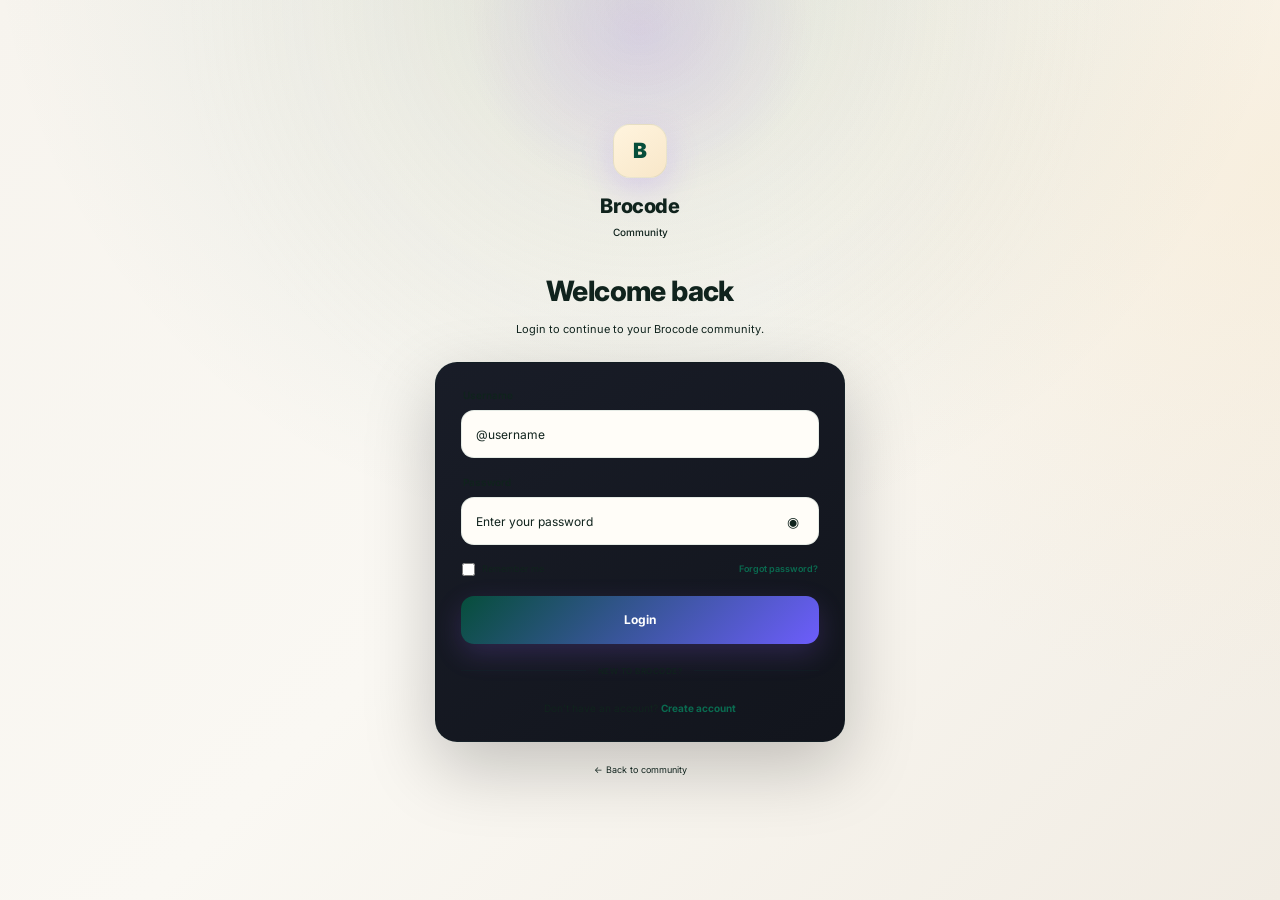
<file: login.html>
<!DOCTYPE html>
<html lang="en">

<head>

  <meta charset="UTF-8">

  <meta
    name="viewport"
    content="width=device-width, initial-scale=1.0"
  >

  <meta
    name="theme-color"
    content="#0b0d14"
  >

  <title>Login — Brocode</title>

  <link
    rel="preconnect"
    href="https://fonts.googleapis.com"
  >

  <link
    rel="preconnect"
    href="https://fonts.gstatic.com"
    crossorigin
  >

  <link
    href="https://fonts.googleapis.com/css2?family=Inter:wght@400;500;600;700;800&display=swap"
    rel="stylesheet"
  >

  <link
    rel="stylesheet"
    href="css/style.css"
  >

  <link
    rel="stylesheet"
    href="css/components.css"
  >

  <link
    rel="stylesheet"
    href="css/responsive.css"
  >

  <style>

    /* =====================================================
       AUTH PAGE
       ===================================================== */

    .auth-page {
      min-height: 100vh;

      display: flex;
      align-items: center;
      justify-content: center;

      padding: 30px 16px 110px;

      position: relative;
      overflow: hidden;
    }


    .auth-glow {
      position: absolute;

      width: 360px;
      height: 360px;

      top: -150px;
      left: 50%;

      transform: translateX(-50%);

      border-radius: 50%;

      background:
        radial-gradient(
          circle,
          rgba(139, 92, 246, .16),
          transparent 68%
        );

      pointer-events: none;
    }


    .auth-card {
      width: 100%;
      max-width: 410px;

      position: relative;
      z-index: 2;
    }


    /* BRAND */

    .auth-brand {
      display: flex;
      flex-direction: column;
      align-items: center;

      margin-bottom: 30px;
    }


    .auth-brand .brand-mark {
      width: 54px;
      height: 54px;

      margin-bottom: 13px;

      border-radius: 17px;

      font-size: 21px;

      box-shadow:
        0 12px 35px rgba(139, 92, 246, .20);
    }


    .auth-brand strong {
      color: var(--text);

      font-size: 20px;
      font-weight: 800;

      letter-spacing: -.4px;
    }


    .auth-brand span {
      margin-top: 4px;

      color: var(--muted-2);

      font-size: 10px;
      font-weight: 500;
    }


    /* HEADING */

    .auth-heading {
      text-align: center;

      margin-bottom: 24px;
    }


    .auth-heading h1 {
      margin: 0 0 8px;

      color: var(--text);

      font-size: 25px;
      font-weight: 800;

      letter-spacing: -.6px;
    }


    .auth-heading p {
      margin: 0;

      color: var(--muted);

      font-size: 11px;
      line-height: 1.7;
    }


    /* FORM CARD */

    .auth-form-card {
      padding: 22px;

      border: 1px solid var(--border);
      border-radius: 22px;

      background:
        linear-gradient(
          145deg,
          rgba(20, 24, 35, .98),
          rgba(13, 16, 24, .98)
        );

      box-shadow:
        0 25px 70px rgba(0, 0, 0, .22);
    }


    /* FIELD */

    .auth-field {
      margin-bottom: 17px;
    }


    .auth-field label {
      display: block;

      margin: 0 0 7px 2px;

      color: var(--muted);

      font-size: 10px;
      font-weight: 600;
    }


    .input-wrap {
      position: relative;
    }


    .auth-input {
      width: 100%;
      height: 48px;

      padding: 0 14px;

      border: 1px solid var(--border);
      border-radius: 13px;

      outline: none;

      background: var(--surface);

      color: var(--text);

      font-family: inherit;
      font-size: 12px;

      transition:
        border-color .2s ease,
        box-shadow .2s ease,
        background .2s ease;
    }


    .auth-input::placeholder {
      color: var(--muted-2);
    }


    .auth-input:focus {
      border-color: rgba(139, 92, 246, .58);

      background: var(--surface-2);

      box-shadow:
        0 0 0 4px rgba(139, 92, 246, .08);
    }


    .password-input {
      padding-right: 50px;
    }


    .password-toggle {
      position: absolute;

      top: 50%;
      right: 9px;

      transform: translateY(-50%);

      width: 34px;
      height: 34px;

      display: grid;
      place-items: center;

      border: 0;
      border-radius: 9px;

      background: transparent;

      color: var(--muted-2);

      cursor: pointer;

      font-size: 14px;
    }


    .password-toggle:hover {
      background: var(--surface-3);
      color: var(--text);
    }


    /* OPTIONS */

    .auth-options {
      display: flex;
      align-items: center;
      justify-content: space-between;

      margin: 3px 1px 20px;
    }


    .remember {
      display: flex;
      align-items: center;
      gap: 7px;

      color: var(--muted-2);

      font-size: 9px;

      cursor: pointer;
    }


    .remember input {
      width: 13px;
      height: 13px;

      accent-color: var(--primary);
    }


    .forgot-link {
      color: var(--primary-light);

      font-size: 9px;
      font-weight: 600;

      text-decoration: none;
    }


    .forgot-link:hover {
      text-decoration: underline;
    }


    /* LOGIN BUTTON */

    .login-btn {
      width: 100%;
      height: 48px;

      display: flex;
      align-items: center;
      justify-content: center;

      border: 0;
      border-radius: 13px;

      background:
        linear-gradient(
          135deg,
          var(--primary),
          #6d5dfc
        );

      color: #fff;

      font-family: inherit;

      font-size: 12px;
      font-weight: 700;

      cursor: pointer;

      box-shadow:
        0 10px 28px rgba(139, 92, 246, .20);

      transition:
        transform .2s ease,
        box-shadow .2s ease,
        opacity .2s ease;
    }


    .login-btn:hover {
      transform: translateY(-1px);

      box-shadow:
        0 14px 32px rgba(139, 92, 246, .27);
    }


    .login-btn:active {
      transform: translateY(0);
    }


    .login-btn.loading {
      opacity: .65;
      pointer-events: none;
    }


    /* DIVIDER */

    .auth-divider {
      display: flex;
      align-items: center;
      gap: 12px;

      margin: 21px 0;
    }


    .auth-divider::before,
    .auth-divider::after {
      content: "";

      height: 1px;

      flex: 1;

      background: var(--border);
    }


    .auth-divider span {
      color: var(--muted-2);

      font-size: 8px;
      font-weight: 500;

      text-transform: uppercase;

      letter-spacing: .5px;
    }


    /* SIGNUP */

    .signup-box {
      text-align: center;

      padding-top: 3px;
    }


    .signup-box p {
      margin: 0;

      color: var(--muted-2);

      font-size: 10px;
    }


    .signup-box a {
      color: var(--primary-light);

      font-weight: 700;

      text-decoration: none;
    }


    .signup-box a:hover {
      text-decoration: underline;
    }


    /* BACK HOME */

    .back-home {
      display: flex;
      align-items: center;
      justify-content: center;

      margin-top: 21px;

      color: var(--muted-2);

      font-size: 9px;

      text-decoration: none;
    }


    .back-home:hover {
      color: var(--text);
    }


    /* ERROR */

    .auth-error {
      display: none;

      margin-bottom: 15px;
      padding: 11px 12px;

      border: 1px solid rgba(239, 68, 68, .20);
      border-radius: 11px;

      background: rgba(239, 68, 68, .07);

      color: #fca5a5;

      font-size: 9px;
      line-height: 1.5;
    }


    .auth-error.show {
      display: block;
    }


    /* SUCCESS */

    .auth-success {
      display: none;

      margin-bottom: 15px;
      padding: 11px 12px;

      border: 1px solid rgba(34, 197, 94, .20);
      border-radius: 11px;

      background: rgba(34, 197, 94, .07);

      color: #86efac;

      font-size: 9px;
      line-height: 1.5;
    }


    .auth-success.show {
      display: block;
    }


    /* TABLET */

    @media (min-width: 600px) {

      .auth-page {
        padding-top: 40px;
      }

      .auth-form-card {
        padding: 25px;
      }

      .auth-heading h1 {
        font-size: 28px;
      }

    }


    /* DESKTOP */

    @media (min-width: 900px) {

      .auth-page {
        padding-bottom: 40px;
      }

    }

  </style>

</head>


<body>

  <div class="app-shell">


    <main class="auth-page">

      <div class="auth-glow"></div>


      <div class="auth-card">


        <!-- BRAND -->

        <div class="auth-brand">

          <div class="brand-mark">
            B
          </div>

          <strong>
            Brocode
          </strong>

          <span>
            Community
          </span>

        </div>


        <!-- HEADING -->

        <div class="auth-heading">

          <h1>
            Welcome back
          </h1>

          <p>
            Login to continue to your Brocode community.
          </p>

        </div>


        <!-- FORM -->

        <div class="auth-form-card">


          <div
            id="authError"
            class="auth-error"
          ></div>


          <div
            id="authSuccess"
            class="auth-success"
          ></div>


          <form
            id="loginForm"
            autocomplete="on"
          >


            <!-- USERNAME -->

            <div class="auth-field">

              <label for="loginUsername">
                Username
              </label>

              <div class="input-wrap">

                <input
                  id="loginUsername"
                  class="auth-input"
                  type="text"
                  name="username"
                  placeholder="@username"
                  autocomplete="username"
                  required
                >

              </div>

            </div>


            <!-- PASSWORD -->

            <div class="auth-field">

              <label for="loginPassword">
                Password
              </label>

              <div class="input-wrap">

                <input
                  id="loginPassword"
                  class="auth-input password-input"
                  type="password"
                  name="password"
                  placeholder="Enter your password"
                  autocomplete="current-password"
                  required
                >

                <button
                  type="button"
                  class="password-toggle"
                  id="passwordToggle"
                  aria-label="Show password"
                >
                  ◉
                </button>

              </div>

            </div>


            <!-- OPTIONS -->

            <div class="auth-options">

              <label class="remember">

                <input
                  type="checkbox"
                  id="rememberMe"
                >

                <span>
                  Remember me
                </span>

              </label>


              <a
                href="#"
                class="forgot-link"
                id="forgotPassword"
              >
                Forgot password?
              </a>

            </div>


            <!-- LOGIN -->

            <button
              type="submit"
              class="login-btn"
              id="loginButton"
            >
              Login
            </button>


          </form>


          <!-- DIVIDER -->

          <div class="auth-divider">

            <span>
              New to Brocode?
            </span>

          </div>


          <!-- SIGN UP -->

          <div class="signup-box">

            <p>

              Don't have an account?

              <a href="signup.html">
                Create account
              </a>

            </p>

          </div>


        </div>


        <!-- HOME -->

        <a
          href="index.html"
          class="back-home"
        >
          ← Back to community
        </a>


      </div>

    </main>

  </div>


  <div
    id="toast"
    class="toast"
    role="status"
    aria-live="polite"
  ></div>


  <script src="js/app.js"></script>
  <script src="js/auth.js"></script>


  <script>

    /* =====================================================
       PASSWORD VISIBILITY
       ===================================================== */

    const passwordInput =
      document.getElementById(
        "loginPassword"
      );

    const passwordToggle =
      document.getElementById(
        "passwordToggle"
      );


    passwordToggle?.addEventListener(
      "click",
      () => {

        const isPassword =
          passwordInput.type === "password";


        passwordInput.type =
          isPassword
            ? "text"
            : "password";


        passwordToggle.textContent =
          isPassword
            ? "◌"
            : "◉";

      }
    );


    /* =====================================================
       FORGOT PASSWORD — DEMO
       ===================================================== */

    document
      .getElementById("forgotPassword")
      ?.addEventListener(
        "click",
        event => {

          event.preventDefault();


          if (window.BrocodeApp?.showToast) {

            window.BrocodeApp.showToast(
              "Password recovery will be available after backend setup."
            );

          }

        }
      );


    /* =====================================================
       LOGIN FORM
       ===================================================== */

    document
      .getElementById("loginForm")
      ?.addEventListener(
        "submit",
        event => {

          event.preventDefault();


          const username =
            document
              .getElementById("loginUsername")
              .value
              .trim();


          const password =
            document
              .getElementById("loginPassword")
              .value;


          const errorBox =
            document.getElementById(
              "authError"
            );


          const successBox =
            document.getElementById(
              "authSuccess"
            );


          const loginButton =
            document.getElementById(
              "loginButton"
            );


          errorBox.classList.remove(
            "show"
          );


          successBox.classList.remove(
            "show"
          );


          /*
           * Frontend validation only.
           * Real authentication will be
           * handled by backend later.
           */

          if (!username) {

            errorBox.textContent =
              "Please enter your username.";

            errorBox.classList.add(
              "show"
            );

            return;

          }


          if (password.length < 1) {

            errorBox.textContent =
              "Please enter your password.";

            errorBox.classList.add(
              "show"
            );

            return;

          }


          loginButton.classList.add(
            "loading"
          );


          loginButton.textContent =
            "Checking...";


          setTimeout(
            () => {

              loginButton.classList.remove(
                "loading"
              );


              loginButton.textContent =
                "Login";


              /*
               * Demo login.
               *
               * IMPORTANT:
               * No password is stored.
               */

              localStorage.setItem(
                "community_user",
                JSON.stringify({
                  username:
                    username.startsWith("@")
                      ? username
                      : "@" + username
                })
              );


              successBox.textContent =
                "Demo login successful. Redirecting...";


              successBox.classList.add(
                "show"
              );


              setTimeout(
                () => {

                  window.location.href =
                    "index.html";

                },
                650
              );

            },
            500
          );

        }
      );

  </script>

</body>

</html>
</file>
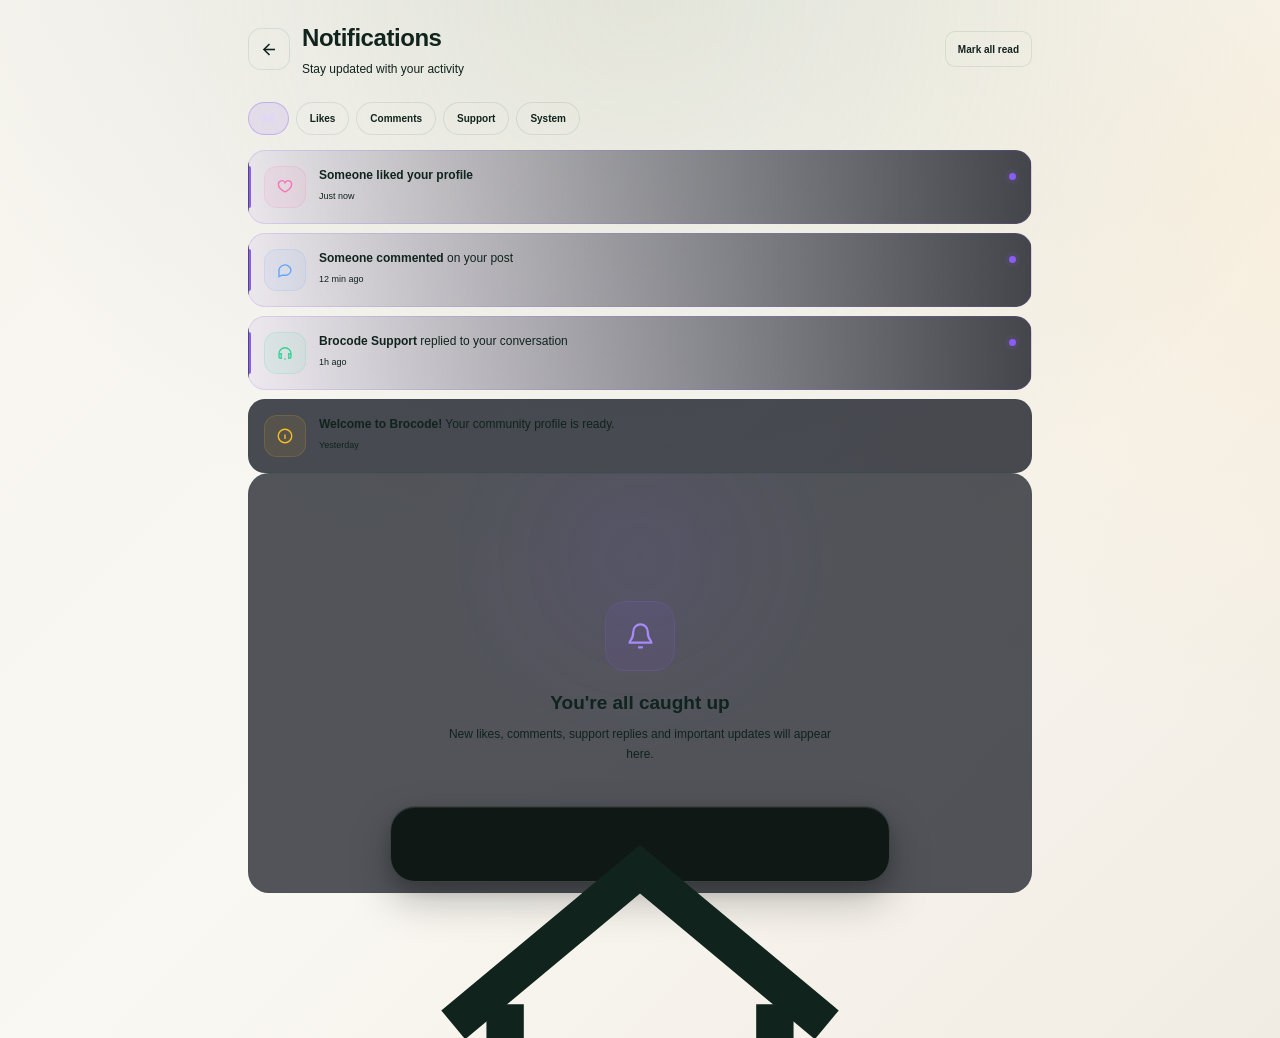
<file: notifications.html>
<!DOCTYPE html>
<html lang="en">
<head>
  <meta charset="UTF-8" />
  <meta
    name="viewport"
    content="width=device-width, initial-scale=1.0, viewport-fit=cover"
  />

  <title>Notifications · Brocode</title>

  <meta
    name="description"
    content="Your Brocode notifications."
  />

  <link rel="stylesheet" href="css/style.css" />
  <link rel="stylesheet" href="css/components.css" />
  <link rel="stylesheet" href="css/responsive.css" />

  <style>
    /* =========================================
       BROCODE NOTIFICATIONS
    ========================================= */

    .notifications-page {
      min-height: 100vh;
      padding-bottom: 105px;
    }

    .notifications-container {
      width: min(100%, 820px);
      margin: 0 auto;
      padding: 20px 18px 40px;
    }

    /* Header */

    .notifications-header {
      display: flex;
      align-items: center;
      justify-content: space-between;
      gap: 14px;
      margin-bottom: 24px;
    }

    .notifications-header-left {
      display: flex;
      align-items: center;
      gap: 12px;
    }

    .notifications-back {
      width: 42px;
      height: 42px;
      display: grid;
      place-items: center;
      border: 1px solid var(--border);
      border-radius: 13px;
      background: rgba(255,255,255,.035);
      color: var(--text);
      cursor: pointer;
      transition: .2s ease;
    }

    .notifications-back:hover {
      background: rgba(255,255,255,.07);
      transform: translateX(-2px);
    }

    .notifications-back svg {
      width: 19px;
      height: 19px;
    }

    .notifications-title {
      margin: 0;
      font-size: 24px;
      font-weight: 800;
      letter-spacing: -.45px;
    }

    .notifications-subtitle {
      margin: 4px 0 0;
      color: var(--muted);
      font-size: 12px;
    }

    .mark-all-btn {
      min-height: 36px;
      padding: 0 12px;
      border: 1px solid var(--border);
      border-radius: 10px;
      background: rgba(255,255,255,.03);
      color: var(--muted);
      font: inherit;
      font-size: 10px;
      font-weight: 750;
      cursor: pointer;
      transition: .2s ease;
    }

    .mark-all-btn:hover {
      color: var(--text);
      background: rgba(255,255,255,.06);
      border-color: rgba(139,92,246,.25);
    }

    /* Filter */

    .notification-filter {
      display: flex;
      align-items: center;
      gap: 7px;
      margin-bottom: 15px;
      overflow-x: auto;
      scrollbar-width: none;
    }

    .notification-filter::-webkit-scrollbar {
      display: none;
    }

    .filter-btn {
      flex: 0 0 auto;
      min-height: 33px;
      padding: 0 13px;
      border: 1px solid var(--border);
      border-radius: 999px;
      background: rgba(255,255,255,.025);
      color: var(--muted);
      font: inherit;
      font-size: 10px;
      font-weight: 700;
      cursor: pointer;
      transition: .2s ease;
    }

    .filter-btn.active {
      color: #ddd6fe;
      border-color: rgba(139,92,246,.35);
      background: rgba(139,92,246,.12);
    }

    /* Notification List */

    .notification-list {
      display: grid;
      gap: 9px;
    }

    .notification-item {
      position: relative;
      display: flex;
      align-items: flex-start;
      gap: 13px;
      padding: 15px;
      border: 1px solid var(--border);
      border-radius: 17px;
      background: rgba(17,21,31,.76);
      cursor: pointer;
      transition: .2s ease;
    }

    .notification-item:hover {
      background: rgba(255,255,255,.035);
      border-color: rgba(139,92,246,.22);
    }

    .notification-item.unread {
      border-color: rgba(139,92,246,.18);
      background:
        linear-gradient(
          90deg,
          rgba(139,92,246,.07),
          rgba(17,21,31,.78)
        );
    }

    .notification-item.unread::before {
      content: "";
      position: absolute;
      left: 0;
      top: 15px;
      bottom: 15px;
      width: 2px;
      border-radius: 0 4px 4px 0;
      background: #8b5cf6;
    }

    /* Icon */

    .notification-icon {
      width: 42px;
      height: 42px;
      flex: 0 0 42px;
      display: grid;
      place-items: center;
      border-radius: 13px;
      border: 1px solid rgba(139,92,246,.17);
      background: rgba(139,92,246,.08);
      color: #a78bfa;
    }

    .notification-icon svg {
      width: 18px;
      height: 18px;
    }

    .notification-icon.like {
      color: #f472b6;
      background: rgba(244,114,182,.08);
      border-color: rgba(244,114,182,.15);
    }

    .notification-icon.comment {
      color: #60a5fa;
      background: rgba(96,165,250,.08);
      border-color: rgba(96,165,250,.15);
    }

    .notification-icon.support {
      color: #34d399;
      background: rgba(52,211,153,.08);
      border-color: rgba(52,211,153,.15);
    }

    .notification-icon.system {
      color: #fbbf24;
      background: rgba(251,191,36,.08);
      border-color: rgba(251,191,36,.15);
    }

    /* Content */

    .notification-content {
      flex: 1;
      min-width: 0;
    }

    .notification-text {
      margin: 0;
      color: var(--text);
      font-size: 12px;
      line-height: 1.55;
    }

    .notification-text strong {
      font-weight: 800;
    }

    .notification-time {
      margin-top: 5px;
      color: var(--muted);
      font-size: 9px;
    }

    .notification-unread-dot {
      width: 7px;
      height: 7px;
      flex: 0 0 7px;
      margin-top: 7px;
      border-radius: 50%;
      background: #8b5cf6;
      box-shadow: 0 0 0 4px rgba(139,92,246,.08);
    }

    /* Empty */

    .notifications-empty {
      min-height: 420px;
      display: flex;
      flex-direction: column;
      align-items: center;
      justify-content: center;
      padding: 40px 20px;
      text-align: center;
      border: 1px solid var(--border);
      border-radius: 21px;
      background:
        radial-gradient(
          circle at 50% 20%,
          rgba(139,92,246,.08),
          transparent 38%
        ),
        rgba(17,21,31,.72);
    }

    .notifications-empty-icon {
      width: 70px;
      height: 70px;
      display: grid;
      place-items: center;
      margin-bottom: 18px;
      border-radius: 21px;
      border: 1px solid rgba(139,92,246,.18);
      background: rgba(139,92,246,.08);
      color: #a78bfa;
    }

    .notifications-empty-icon svg {
      width: 29px;
      height: 29px;
    }

    .notifications-empty h2 {
      margin: 0 0 7px;
      font-size: 19px;
      font-weight: 800;
    }

    .notifications-empty p {
      max-width: 390px;
      margin: 0;
      color: var(--muted);
      font-size: 12px;
      line-height: 1.65;
    }

    @media (max-width: 600px) {

      .notifications-container {
        padding: 16px 13px 30px;
      }

      .notifications-title {
        font-size: 21px;
      }

      .notifications-back {
        width: 39px;
        height: 39px;
      }

      .mark-all-btn {
        padding: 0 9px;
        font-size: 9px;
      }

      .notification-item {
        padding: 13px;
        gap: 11px;
        border-radius: 15px;
      }

      .notification-icon {
        width: 38px;
        height: 38px;
        flex-basis: 38px;
        border-radius: 11px;
      }

      .notification-text {
        font-size: 11.5px;
      }
    }
  </style>
</head>

<body>

  <div class="notifications-page">

    <main class="notifications-container">

      <!-- Header -->
      <header class="notifications-header">

        <div class="notifications-header-left">

          <button
            class="notifications-back"
            type="button"
            onclick="history.back()"
            aria-label="Go back"
          >
            <svg
              viewBox="0 0 24 24"
              fill="none"
              stroke="currentColor"
              stroke-width="2"
            >
              <path d="M19 12H5"/>
              <path d="M12 19l-7-7 7-7"/>
            </svg>
          </button>

          <div>
            <h1 class="notifications-title">
              Notifications
            </h1>

            <p class="notifications-subtitle">
              Stay updated with your activity
            </p>
          </div>

        </div>

        <button
          class="mark-all-btn"
          id="markAllBtn"
          type="button"
        >
          Mark all read
        </button>

      </header>


      <!-- Filters -->
      <div class="notification-filter">

        <button
          class="filter-btn active"
          data-filter="all"
          type="button"
        >
          All
        </button>

        <button
          class="filter-btn"
          data-filter="likes"
          type="button"
        >
          Likes
        </button>

        <button
          class="filter-btn"
          data-filter="comments"
          type="button"
        >
          Comments
        </button>

        <button
          class="filter-btn"
          data-filter="support"
          type="button"
        >
          Support
        </button>

        <button
          class="filter-btn"
          data-filter="system"
          type="button"
        >
          System
        </button>

      </div>


      <!-- Notifications -->
      <section
        class="notification-list"
        id="notificationList"
      ></section>


      <!-- Empty State -->
      <section
        class="notifications-empty"
        id="notificationsEmpty"
        hidden
      >

        <div class="notifications-empty-icon">

          <svg
            viewBox="0 0 24 24"
            fill="none"
            stroke="currentColor"
            stroke-width="1.8"
          >
            <path d="M18 8a6 6 0 0 0-12 0c0 7-3 7-3 9h18c0-2-3-2-3-9"/>
            <path d="M10 21h4"/>
          </svg>

        </div>

        <h2>
          You're all caught up
        </h2>

        <p>
          New likes, comments, support replies and important updates
          will appear here.
        </p>

      </section>

    </main>


    <!-- Bottom Navigation -->
    <nav class="bottom-nav" aria-label="Main navigation">

      <a
        href="index.html"
        class="bottom-nav-item"
      >
        <span class="bottom-nav-icon">
          <svg viewBox="0 0 24 24" fill="none" stroke="currentColor" stroke-width="1.8">
            <path d="M3 10.5 12 3l9 7.5"/>
            <path d="M5.5 9.5V21h13V9.5"/>
            <path d="M9.5 21v-6h5v6"/>
          </svg>
        </span>
        <span>Home</span>
      </a>

      <a
        href="explore.html"
        class="bottom-nav-item"
      >
        <span class="bottom-nav-icon">
          <svg viewBox="0 0 24 24" fill="none" stroke="currentColor" stroke-width="1.8">
            <circle cx="11" cy="11" r="6.5"/>
            <path d="m16 16 5 5"/>
          </svg>
        </span>
        <span>Explore</span>
      </a>

      <a
        href="support.html"
        class="bottom-nav-item"
      >
        <span class="bottom-nav-icon">
          <svg viewBox="0 0 24 24" fill="none" stroke="currentColor" stroke-width="1.8">
            <path d="M20 11.5a7.5 7.5 0 0 1-7.5 7.5H8l-4 2v-5.5A7.5 7.5 0 1 1 20 11.5Z"/>
            <path d="M8 11h.01"/>
            <path d="M12 11h.01"/>
            <path d="M16 11h.01"/>
          </svg>
        </span>
        <span>Chat</span>
      </a>

      <a
        href="profile.html"
        class="bottom-nav-item active"
      >
        <span class="bottom-nav-icon">
          <svg viewBox="0 0 24 24" fill="none" stroke="currentColor" stroke-width="1.8">
            <circle cx="12" cy="8" r="3.5"/>
            <path d="M5 21a7 7 0 0 1 14 0"/>
          </svg>
        </span>
        <span>Profile</span>
      </a>

    </nav>

  </div>


  <div
    class="toast"
    id="toast"
    role="status"
    aria-live="polite"
  ></div>


  <script src="js/app.js"></script>

  <script>
    /* =========================================
       BROCODE NOTIFICATIONS
       Demo/localStorage version
    ========================================= */

    const NOTIFICATION_KEY =
      "brocode_notifications";

    const listEl =
      document.getElementById("notificationList");

    const emptyEl =
      document.getElementById("notificationsEmpty");

    const markAllBtn =
      document.getElementById("markAllBtn");

    let activeFilter = "all";


    const demoNotifications = [
      {
        id: "n001",
        type: "likes",
        icon: "like",
        unread: true,
        text: "<strong>Someone liked your profile</strong>",
        time: "Just now"
      },
      {
        id: "n002",
        type: "comments",
        icon: "comment",
        unread: true,
        text: "<strong>Someone commented</strong> on your post",
        time: "12 min ago"
      },
      {
        id: "n003",
        type: "support",
        icon: "support",
        unread: true,
        text: "<strong>Brocode Support</strong> replied to your conversation",
        time: "1h ago"
      },
      {
        id: "n004",
        type: "system",
        icon: "system",
        unread: false,
        text: "<strong>Welcome to Brocode!</strong> Your community profile is ready.",
        time: "Yesterday"
      }
    ];


    function getNotifications() {

      try {

        const saved =
          JSON.parse(
            localStorage.getItem(
              NOTIFICATION_KEY
            ) || "null"
          );

        if (
          Array.isArray(saved) &&
          saved.length
        ) {
          return saved;
        }

      } catch {
        // Ignore invalid data.
      }

      localStorage.setItem(
        NOTIFICATION_KEY,
        JSON.stringify(demoNotifications)
      );

      return demoNotifications;
    }


    function saveNotifications(notifications) {

      localStorage.setItem(
        NOTIFICATION_KEY,
        JSON.stringify(notifications)
      );

    }


    function iconMarkup(type) {

      if (type === "like") {
        return `
          <svg
            viewBox="0 0 24 24"
            fill="none"
            stroke="currentColor"
            stroke-width="1.8"
          >
            <path d="M20.8 8.6c0 5.1-8.8 10.1-8.8 10.1S3.2 13.7 3.2 8.6A4.6 4.6 0 0 1 12 6.4a4.6 4.6 0 0 1 8.8 2.2Z"/>
          </svg>
        `;
      }


      if (type === "comment") {
        return `
          <svg
            viewBox="0 0 24 24"
            fill="none"
            stroke="currentColor"
            stroke-width="1.8"
          >
            <path d="M20 11.5a7.5 7.5 0 0 1-7.5 7.5H8l-4 2v-5.5A7.5 7.5 0 1 1 20 11.5Z"/>
            <path d="M8 11h.01"/>
            <path d="M12 11h.01"/>
            <path d="M16 11h.01"/>
          </svg>
        `;
      }


      if (type === "support") {
        return `
          <svg
            viewBox="0 0 24 24"
            fill="none"
            stroke="currentColor"
            stroke-width="1.8"
          >
            <path d="M4 13a8 8 0 0 1 16 0"/>
            <path d="M4 13v4a2 2 0 0 0 2 2h1v-6H6a2 2 0 0 0-2 2Z"/>
            <path d="M20 13v4a2 2 0 0 1-2 2h-1v-6h1a2 2 0 0 1 2 2Z"/>
            <path d="M12 19v2"/>
          </svg>
        `;
      }


      return `
        <svg
          viewBox="0 0 24 24"
          fill="none"
          stroke="currentColor"
          stroke-width="1.8"
        >
          <circle cx="12" cy="12" r="9"/>
          <path d="M12 10v6"/>
          <path d="M12 7h.01"/>
        </svg>
      `;
    }


    function renderNotifications() {

      const notifications =
        getNotifications();

      const filtered =
        activeFilter === "all"
          ? notifications
          : notifications.filter(
              notification =>
                notification.type === activeFilter
            );


      if (!filtered.length) {

        listEl.innerHTML = "";

        listEl.hidden = true;

        emptyEl.hidden = false;

        return;

      }


      listEl.hidden = false;

      emptyEl.hidden = true;


      listEl.innerHTML =
        filtered.map(notification => {

          const unreadClass =
            notification.unread
              ? "unread"
              : "";

          return `
            <article
              class="notification-item ${unreadClass}"
              data-notification-id="${notification.id}"
            >

              <div
                class="notification-icon ${notification.icon}"
              >
                ${iconMarkup(notification.icon)}
              </div>

              <div class="notification-content">

                <p class="notification-text">
                  ${notification.text}
                </p>

                <div class="notification-time">
                  ${notification.time}
                </div>

              </div>

              ${
                notification.unread
                  ? `
                    <span
                      class="notification-unread-dot"
                    ></span>
                  `
                  : ""
              }

            </article>
          `;

        }).join("");

    }


    /* Mark individual notification as read */

    listEl.addEventListener(
      "click",
      event => {

        const item =
          event.target.closest(
            "[data-notification-id]"
          );

        if (!item) return;

        const id =
          item.dataset.notificationId;

        const notifications =
          getNotifications();

        const notification =
          notifications.find(
            item => item.id === id
          );

        if (!notification) return;

        notification.unread = false;

        saveNotifications(
          notifications
        );

        renderNotifications();

      }
    );


    /* Mark everything as read */

    markAllBtn.addEventListener(
      "click",
      () => {

        const notifications =
          getNotifications();

        notifications.forEach(
          notification => {
            notification.unread = false;
          }
        );

        saveNotifications(
          notifications
        );

        renderNotifications();

        showToast(
          "All notifications marked as read"
        );

      }
    );


    /* Filters */

    document
      .querySelectorAll(".filter-btn")
      .forEach(button => {

        button.addEventListener(
          "click",
          () => {

            document
              .querySelectorAll(
                ".filter-btn"
              )
              .forEach(btn =>
                btn.classList.remove(
                  "active"
                )
              );

            button.classList.add(
              "active"
            );

            activeFilter =
              button.dataset.filter;

            renderNotifications();

          }
        );

      });


    function showToast(message) {

      if (
        window.BrocodeApp &&
        typeof window.BrocodeApp.showToast ===
          "function"
      ) {
        window.BrocodeApp.showToast(
          message
        );
        return;
      }

      const toast =
        document.getElementById("toast");

      if (!toast) return;

      toast.textContent = message;

      toast.classList.add("show");

      setTimeout(() => {
        toast.classList.remove("show");
      }, 2200);

    }


    renderNotifications();
  </script>

</body>
</html>
</file>
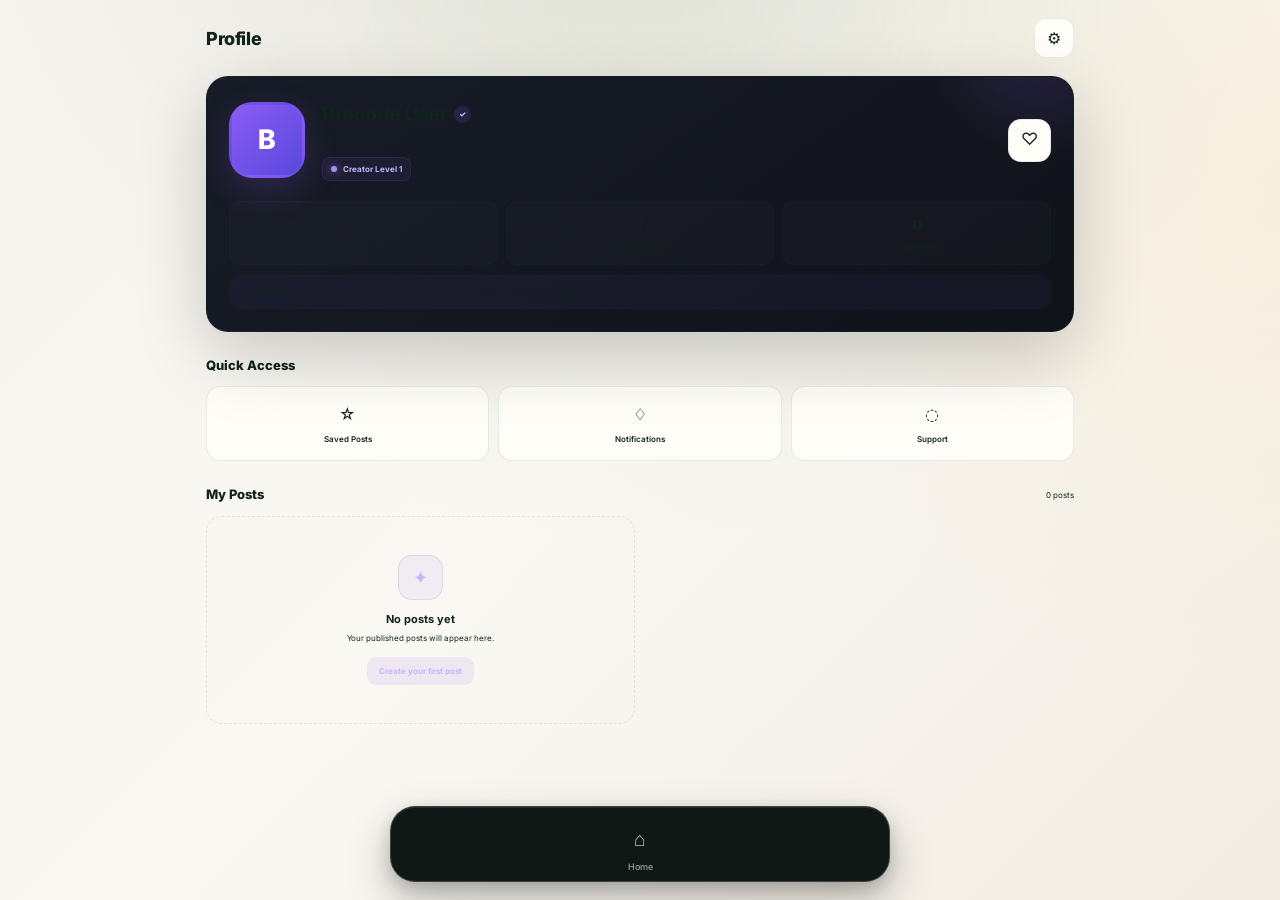
<file: profile.html>
<!DOCTYPE html>
<html lang="en">

<head>

  <meta charset="UTF-8">

  <meta
    name="viewport"
    content="width=device-width, initial-scale=1.0"
  >

  <meta
    name="theme-color"
    content="#080a10"
  >

  <title>Profile — Brocode</title>

  <link rel="preconnect" href="https://fonts.googleapis.com">

  <link
    rel="preconnect"
    href="https://fonts.gstatic.com"
    crossorigin
  >

  <link
    href="https://fonts.googleapis.com/css2?family=Inter:wght@400;500;600;700;800&display=swap"
    rel="stylesheet"
  >

  <link rel="stylesheet" href="css/style.css">
  <link rel="stylesheet" href="css/components.css">
  <link rel="stylesheet" href="css/responsive.css">

  <style>

    /* =====================================================
       PROFILE PAGE
       ===================================================== */

    .profile-page {
      min-height: 100vh;

      max-width: 900px;

      margin: 0 auto;

      padding:
        18px
        16px
        110px;
    }


    /* =====================================================
       TOPBAR
       ===================================================== */

    .profile-topbar {
      display: flex;
      align-items: center;
      justify-content: space-between;

      margin-bottom: 18px;
    }


    .profile-page-title {
      color: var(--text);

      font-size: 18px;
      font-weight: 800;

      letter-spacing: -.4px;
    }


    .settings-button {
      width: 40px;
      height: 40px;

      display: grid;
      place-items: center;

      border: 1px solid var(--border);
      border-radius: 12px;

      background: var(--surface);

      color: var(--text);

      text-decoration: none;

      font-size: 16px;

      transition:
        background .2s ease,
        transform .2s ease;
    }


    .settings-button:hover {
      background: var(--surface-2);

      transform: rotate(12deg);
    }


    /* =====================================================
       PROFILE HERO
       ===================================================== */

    .profile-hero {
      position: relative;

      padding: 22px;

      border: 1px solid var(--border);
      border-radius: 22px;

      background:
        linear-gradient(
          145deg,
          rgba(19, 23, 34, .98),
          rgba(11, 14, 21, .98)
        );

      overflow: hidden;

      box-shadow:
        0 25px 70px rgba(0, 0, 0, .18);
    }


    .profile-hero::before {
      content: "";

      position: absolute;

      width: 230px;
      height: 230px;

      top: -145px;
      right: -80px;

      border-radius: 50%;

      background:
        radial-gradient(
          circle,
          rgba(139, 92, 246, .17),
          transparent 68%
        );

      pointer-events: none;
    }


    .profile-main {
      position: relative;
      z-index: 1;

      display: flex;
      align-items: center;

      gap: 17px;
    }


    /* =====================================================
       AVATAR
       ===================================================== */

    .profile-avatar {
      width: 76px;
      height: 76px;

      display: grid;
      place-items: center;

      flex-shrink: 0;

      border: 3px solid
        rgba(139, 92, 246, .20);

      border-radius: 23px;

      background:
        linear-gradient(
          135deg,
          #8b5cf6,
          #5948dc
        );

      color: white;

      font-size: 27px;
      font-weight: 800;

      box-shadow:
        0 12px 35px
        rgba(139, 92, 246, .20);
    }


    .profile-info {
      min-width: 0;

      flex: 1;
    }


    .profile-name-row {
      display: flex;
      align-items: center;
      gap: 7px;

      margin-bottom: 3px;
    }


    .profile-name {
      margin: 0;

      color: var(--text);

      font-size: 20px;
      font-weight: 800;

      letter-spacing: -.5px;

      white-space: nowrap;
      overflow: hidden;
      text-overflow: ellipsis;
    }


    .verified-badge {
      width: 17px;
      height: 17px;

      display: grid;
      place-items: center;

      border-radius: 50%;

      background:
        rgba(139, 92, 246, .15);

      color: #c4b5fd;

      font-size: 8px;
      font-weight: 800;
    }


    .profile-username {
      margin: 0 0 9px;

      color: var(--muted-2);

      font-size: 10px;
    }


    /* =====================================================
       CREATOR LEVEL
       ===================================================== */

    .creator-level {
      display: inline-flex;
      align-items: center;
      gap: 6px;

      padding: 5px 8px;

      border: 1px solid
        rgba(139, 92, 246, .15);

      border-radius: 8px;

      background:
        rgba(139, 92, 246, .07);
    }


    .level-dot {
      width: 6px;
      height: 6px;

      border-radius: 50%;

      background: #a78bfa;

      box-shadow:
        0 0 8px
        rgba(167, 139, 250, .65);
    }


    .level-text {
      color: #c4b5fd;

      font-size: 8px;
      font-weight: 700;
    }


    /* =====================================================
       PROFILE LIKE
       ===================================================== */

    .profile-like-area {
      display: flex;
      align-items: center;
      justify-content: flex-end;

      margin-left: auto;
    }


    .profile-like-button {
      width: 43px;
      height: 43px;

      display: grid;
      place-items: center;

      border: 1px solid var(--border);
      border-radius: 13px;

      background: var(--surface);

      color: var(--muted);

      cursor: pointer;

      font-size: 17px;

      transition:
        background .2s ease,
        border-color .2s ease,
        transform .2s ease;
    }


    .profile-like-button:hover {
      background:
        rgba(139, 92, 246, .08);

      border-color:
        rgba(139, 92, 246, .30);

      transform: translateY(-1px);
    }


    .profile-like-button.active {
      background:
        rgba(139, 92, 246, .12);

      border-color:
        rgba(139, 92, 246, .35);

      color: #c4b5fd;
    }


    /* =====================================================
       PROFILE STATS
       ===================================================== */

    .profile-stats {
      position: relative;
      z-index: 1;

      display: grid;

      grid-template-columns:
        repeat(3, 1fr);

      gap: 8px;

      margin-top: 20px;
    }


    .profile-stat {
      padding: 12px 8px;

      border: 1px solid var(--border);
      border-radius: 12px;

      background:
        rgba(255, 255, 255, .015);

      text-align: center;
    }


    .profile-stat-value {
      display: block;

      color: var(--text);

      font-size: 15px;
      font-weight: 800;
    }


    .profile-stat-label {
      display: block;

      margin-top: 3px;

      color: var(--muted-2);

      font-size: 8px;
    }


    /* =====================================================
       CREATOR INFO
       ===================================================== */

    .creator-info {
      margin-top: 10px;

      padding: 11px 12px;

      border-radius: 11px;

      background:
        rgba(139, 92, 246, .045);

      color: var(--muted);

      font-size: 8px;

      line-height: 1.55;
    }


    .creator-info strong {
      color: var(--text);
    }


    /* =====================================================
       CONTENT SECTION
       ===================================================== */

    .profile-section {
      margin-top: 24px;
    }


    .section-heading {
      display: flex;
      align-items: center;
      justify-content: space-between;

      margin-bottom: 11px;
    }


    .section-heading h2 {
      margin: 0;

      color: var(--text);

      font-size: 13px;
      font-weight: 800;
    }


    .section-heading span {
      color: var(--muted-2);

      font-size: 8px;
    }


    /* =====================================================
       POSTS
       ===================================================== */

    .profile-posts {
      display: grid;

      gap: 10px;
    }


    .profile-post {
      padding: 16px;

      border: 1px solid var(--border);
      border-radius: 16px;

      background: var(--surface);

      transition:
        border-color .2s ease,
        transform .2s ease;
    }


    .profile-post:hover {
      border-color:
        rgba(139, 92, 246, .22);

      transform: translateY(-1px);
    }


    .profile-post-top {
      display: flex;
      align-items: center;

      gap: 7px;

      margin-bottom: 9px;
    }


    .profile-post-category {
      padding: 4px 7px;

      border-radius: 6px;

      background:
        rgba(139, 92, 246, .08);

      color: #c4b5fd;

      font-size: 7px;
      font-weight: 700;
    }


    .profile-post-time {
      color: var(--muted-2);

      font-size: 7px;
    }


    .profile-post-title {
      margin: 0 0 6px;

      color: var(--text);

      font-size: 12px;
      font-weight: 700;

      line-height: 1.45;
    }


    .profile-post-content {
      margin: 0;

      color: var(--muted);

      font-size: 9px;

      line-height: 1.65;

      display: -webkit-box;
      -webkit-line-clamp: 3;
      -webkit-box-orient: vertical;

      overflow: hidden;
    }


    .profile-post-footer {
      display: flex;
      align-items: center;

      gap: 12px;

      margin-top: 12px;

      padding-top: 10px;

      border-top: 1px solid var(--border);

      color: var(--muted-2);

      font-size: 8px;
    }


    /* =====================================================
       EMPTY STATE
       ===================================================== */

    .profile-empty {
      padding: 38px 20px;

      border: 1px dashed var(--border);
      border-radius: 16px;

      background:
        rgba(255, 255, 255, .01);

      text-align: center;
    }


    .empty-icon {
      width: 45px;
      height: 45px;

      display: grid;
      place-items: center;

      margin: 0 auto 11px;

      border-radius: 14px;

      background:
        rgba(139, 92, 246, .08);

      color: #c4b5fd;

      font-size: 18px;
    }


    .profile-empty h3 {
      margin: 0 0 5px;

      color: var(--text);

      font-size: 11px;
    }


    .profile-empty p {
      margin: 0;

      color: var(--muted-2);

      font-size: 8px;
    }


    .create-first-post {
      display: inline-flex;

      margin-top: 13px;

      padding: 8px 12px;

      border-radius: 9px;

      background:
        rgba(139, 92, 246, .10);

      color: #c4b5fd;

      font-size: 8px;
      font-weight: 700;

      text-decoration: none;
    }


    /* =====================================================
       QUICK ACTIONS
       ===================================================== */

    .quick-actions {
      display: grid;

      grid-template-columns:
        repeat(3, 1fr);

      gap: 9px;
    }


    .quick-action {
      min-height: 75px;

      display: flex;
      flex-direction: column;
      align-items: center;
      justify-content: center;

      gap: 7px;

      border: 1px solid var(--border);
      border-radius: 14px;

      background: var(--surface);

      color: var(--muted);

      text-decoration: none;

      transition:
        background .2s ease,
        border-color .2s ease,
        transform .2s ease;
    }


    .quick-action:hover {
      background: var(--surface-2);

      border-color:
        rgba(139, 92, 246, .25);

      transform: translateY(-2px);

      color: var(--text);
    }


    .quick-action-icon {
      font-size: 16px;
    }


    .quick-action-label {
      font-size: 8px;
      font-weight: 600;
    }


    /* =====================================================
       RESPONSIVE
       ===================================================== */

    @media (max-width: 520px) {

      .profile-page {
        padding:
          14px
          12px
          100px;
      }


      .profile-hero {
        padding: 17px;
      }


      .profile-avatar {
        width: 64px;
        height: 64px;

        border-radius: 19px;

        font-size: 23px;
      }


      .profile-name {
        font-size: 17px;
      }


      .profile-main {
        gap: 12px;
      }


      .profile-like-area {
        position: absolute;

        right: 17px;
        top: 17px;
      }


      .profile-like-button {
        width: 39px;
        height: 39px;
      }


      .profile-info {
        padding-right: 42px;
      }


      .quick-actions {
        grid-template-columns:
          repeat(3, 1fr);
      }

    }


    @media (max-width: 360px) {

      .profile-stats {
        gap: 5px;
      }


      .quick-action {
        min-height: 68px;
      }

    }


    @media (min-width: 700px) {

      .profile-posts {
        grid-template-columns:
          repeat(2, minmax(0, 1fr));
      }

    }

  </style>

</head>


<body>

  <div class="app-shell">


    <main class="profile-page">


      <!-- =================================================
           TOPBAR
           ================================================= -->

      <header class="profile-topbar">

        <div class="profile-page-title">
          Profile
        </div>


        <a
          href="settings.html"
          class="settings-button"
          aria-label="Settings"
        >
          ⚙
        </a>

      </header>


      <!-- =================================================
           PROFILE HERO
           ================================================= -->

      <section class="profile-hero">


        <div class="profile-main">


          <div
            id="profileAvatar"
            class="profile-avatar"
          >
            B
          </div>


          <div class="profile-info">

            <div class="profile-name-row">

              <h1
                id="profileName"
                class="profile-name"
              >
                Brocode User
              </h1>


              <span
                class="verified-badge"
                title="Community creator"
              >
                ✓
              </span>

            </div>


            <p
              id="profileUsername"
              class="profile-username"
            >
              @brocode_user
            </p>


            <div class="creator-level">

              <span class="level-dot"></span>

              <span
                id="creatorLevel"
                class="level-text"
              >
                Creator Level 1
              </span>

            </div>

          </div>


          <!-- PROFILE LIKE -->

          <div class="profile-like-area">

            <button
              type="button"
              id="profileLikeButton"
              class="profile-like-button"
              aria-label="Like creator"
              title="Like creator"
            >
              ♡
            </button>

          </div>


        </div>


        <!-- =================================================
             STATS
             ================================================= -->

        <div class="profile-stats">


          <div class="profile-stat">

            <span
              id="postCount"
              class="profile-stat-value"
            >
              0
            </span>

            <span class="profile-stat-label">
              Posts
            </span>

          </div>


          <div class="profile-stat">

            <span
              id="profileLevelValue"
              class="profile-stat-value"
            >
              1
            </span>

            <span class="profile-stat-label">
              Creator Level
            </span>

          </div>


          <div class="profile-stat">

            <span
              id="engagementValue"
              class="profile-stat-value"
            >
              0
            </span>

            <span class="profile-stat-label">
              Engagement
            </span>

          </div>


        </div>


        <div class="creator-info">

          <strong>Creator profile</strong>
          · Keep sharing useful content to grow your
          creator level and community presence.

        </div>


      </section>


      <!-- =================================================
           QUICK ACTIONS
           ================================================= -->

      <section class="profile-section">

        <div class="section-heading">

          <h2>
            Quick Access
          </h2>

        </div>


        <div class="quick-actions">


          <a
            href="saved.html"
            class="quick-action"
          >

            <span class="quick-action-icon">
              ☆
            </span>

            <span class="quick-action-label">
              Saved Posts
            </span>

          </a>


          <a
            href="notifications.html"
            class="quick-action"
          >

            <span class="quick-action-icon">
              ♢
            </span>

            <span class="quick-action-label">
              Notifications
            </span>

          </a>


          <a
            href="support.html"
            class="quick-action"
          >

            <span class="quick-action-icon">
              ◌
            </span>

            <span class="quick-action-label">
              Support
            </span>

          </a>


        </div>

      </section>


      <!-- =================================================
           MY POSTS
           ================================================= -->

      <section class="profile-section">


        <div class="section-heading">

          <h2>
            My Posts
          </h2>

          <span id="postCountLabel">
            0 posts
          </span>

        </div>


        <div
          id="profilePosts"
          class="profile-posts"
        ></div>


      </section>


    </main>


    <!-- =====================================================
         BOTTOM NAV
         ===================================================== -->

    <nav class="bottom-nav">


      <a
        href="index.html"
        class="nav-item"
      >

        <span class="nav-icon">
          ⌂
        </span>

        <span class="nav-label">
          Home
        </span>

      </a>


      <a
        href="explore.html"
        class="nav-item"
      >

        <span class="nav-icon">
          ⌕
        </span>

        <span class="nav-label">
          Explore
        </span>

      </a>


      <a
        href="support.html"
        class="nav-item"
      >

        <span class="nav-icon">
          ◌
        </span>

        <span class="nav-label">
          Chat
        </span>

      </a>


      <a
        href="profile.html"
        class="nav-item active"
      >

        <span class="nav-icon">
          ◎
        </span>

        <span class="nav-label">
          Profile
        </span>

      </a>


    </nav>


  </div>


  <div
    id="toast"
    class="toast"
    role="status"
    aria-live="polite"
  ></div>


  <script src="js/app.js"></script>


  <script>

    /* =====================================================
       USER
       ===================================================== */

    function getProfileUser() {

      try {

        const saved =
          localStorage.getItem(
            "community_user"
          );


        if (saved) {

          return JSON.parse(saved);

        }

      } catch (error) {

        console.warn(
          "Unable to read profile.",
          error
        );

      }


      return {
        name: "Brocode User",
        username: "@brocode_user"
      };

    }


    const user =
      getProfileUser();


    /* =====================================================
       ELEMENTS
       ===================================================== */

    const profileName =
      document.getElementById(
        "profileName"
      );

    const profileUsername =
      document.getElementById(
        "profileUsername"
      );

    const profileAvatar =
      document.getElementById(
        "profileAvatar"
      );

    const creatorLevel =
      document.getElementById(
        "creatorLevel"
      );

    const profileLevelValue =
      document.getElementById(
        "profileLevelValue"
      );

    const postCount =
      document.getElementById(
        "postCount"
      );

    const postCountLabel =
      document.getElementById(
        "postCountLabel"
      );

    const engagementValue =
      document.getElementById(
        "engagementValue"
      );

    const profilePosts =
      document.getElementById(
        "profilePosts"
      );

    const profileLikeButton =
      document.getElementById(
        "profileLikeButton"
      );


    /* =====================================================
       PROFILE DATA
       ===================================================== */

    profileName.textContent =
      user.name ||
      "Brocode User";


    profileUsername.textContent =
      user.username ||
      "@brocode_user";


    profileAvatar.textContent =
      (
        user.name ||
        "B"
      )
        .trim()
        .charAt(0)
        .toUpperCase();


    /* =====================================================
       CREATOR LEVEL
       ===================================================== */

    /*
     * Demo level system.
     *
     * Exact thresholds will later
     * come from the admin/backend.
     */

    function calculateLevel(
      likes
    ) {

      if (likes >= 1000) {
        return 5;
      }

      if (likes >= 500) {
        return 4;
      }

      if (likes >= 100) {
        return 3;
      }

      if (likes >= 10) {
        return 2;
      }

      return 1;

    }


    /* =====================================================
       POSTS
       ===================================================== */

    function getMyPosts() {

      try {

        const posts =
          JSON.parse(
            localStorage.getItem(
              "brocode_posts"
            ) || "[]"
          );


        return posts.filter(
          post => {

            return (
              post.author ===
              user.username
            );

          }
        );

      } catch (error) {

        return [];

      }

    }


    const myPosts =
      getMyPosts();


    /* =====================================================
       ENGAGEMENT
       ===================================================== */

    let totalLikes = 0;
    let totalComments = 0;


    myPosts.forEach(
      post => {

        totalLikes +=
          Number(
            post.likes || 0
          );

        totalComments +=
          Number(
            post.comments || 0
          );

      }
    );


    const totalEngagement =
      totalLikes +
      totalComments;


    const level =
      calculateLevel(
        totalLikes
      );


    creatorLevel.textContent =
      `Creator Level ${level}`;


    profileLevelValue.textContent =
      level;


    postCount.textContent =
      myPosts.length;


    postCountLabel.textContent =
      `${myPosts.length} ${
        myPosts.length === 1
          ? "post"
          : "posts"
      }`;


    engagementValue.textContent =
      totalEngagement;


    /* =====================================================
       PROFILE LIKE STATE
       ===================================================== */

    const profileLikeKey =
      "brocode_profile_liked_" +
      (
        user.username ||
        "brocode_user"
      );


    let profileLiked =
      localStorage.getItem(
        profileLikeKey
      ) === "true";


    function updateProfileLikeUI() {

      profileLikeButton.classList.toggle(
        "active",
        profileLiked
      );


      profileLikeButton.textContent =
        profileLiked
          ? "♥"
          : "♡";

    }


    updateProfileLikeUI();


    profileLikeButton.addEventListener(
      "click",
      () => {

        profileLiked =
          !profileLiked;


        localStorage.setItem(
          profileLikeKey,
          String(profileLiked)
        );


        updateProfileLikeUI();


        if (
          window.BrocodeApp &&
          typeof window.BrocodeApp.showToast ===
            "function"
        ) {

          window.BrocodeApp.showToast(
            profileLiked
              ? "Creator liked."
              : "Creator like removed."
          );

        }

      }
    );


    /* =====================================================
       RENDER POSTS
       ===================================================== */

    function renderPosts() {

      if (!myPosts.length) {

        profilePosts.innerHTML = `

          <div class="profile-empty">

            <div class="empty-icon">
              ✦
            </div>

            <h3>
              No posts yet
            </h3>

            <p>
              Your published posts will appear here.
            </p>

            <a
              href="create-post.html"
              class="create-first-post"
            >
              Create your first post
            </a>

          </div>

        `;

        return;

      }


      profilePosts.innerHTML =
        myPosts
          .map(
            post => {

              const category =
                post.category ||
                "Post";


              const likes =
                Number(
                  post.likes || 0
                );


              const comments =
                Number(
                  post.comments || 0
                );


              return `

                <article
                  class="profile-post"
                >

                  <div
                    class="profile-post-top"
                  >

                    <span
                      class="profile-post-category"
                    >
                      ${escapeProfileHTML(category)}
                    </span>

                    <span
                      class="profile-post-time"
                    >
                      Just posted
                    </span>

                  </div>


                  <h3
                    class="profile-post-title"
                  >
                    ${escapeProfileHTML(
                      post.title ||
                      "Untitled post"
                    )}
                  </h3>


                  <p
                    class="profile-post-content"
                  >
                    ${escapeProfileHTML(
                      post.content ||
                      ""
                    )}
                  </p>


                  <div
                    class="profile-post-footer"
                  >

                    <span>
                      ♡ ${likes}
                    </span>

                    <span>
                      ◌ ${comments}
                    </span>

                  </div>

                </article>

              `;

            }
          )
          .join("");

    }


    /* =====================================================
       HTML ESCAPE
       ===================================================== */

    function escapeProfileHTML(
      value
    ) {

      return String(value)
        .replace(
          /&/g,
          "&amp;"
        )
        .replace(
          /</g,
          "&lt;"
        )
        .replace(
          />/g,
          "&gt;"
        )
        .replace(
          /"/g,
          "&quot;"
        )
        .replace(
          /'/g,
          "&#039;"
        );

    }


    renderPosts();

  </script>

</body>

</html>
</file>
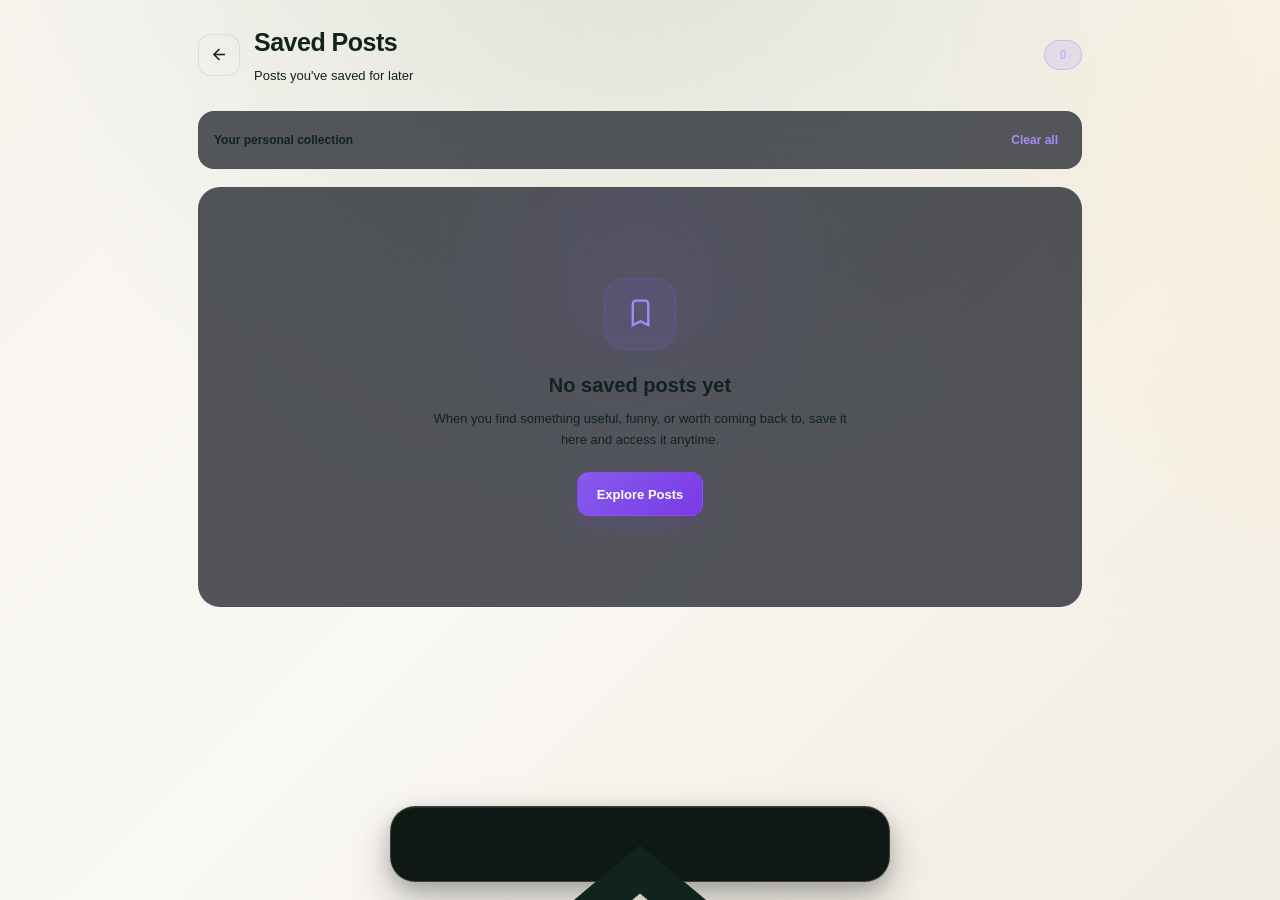
<file: saved.html>
<!DOCTYPE html>
<html lang="en">
<head>
  <meta charset="UTF-8" />
  <meta
    name="viewport"
    content="width=device-width, initial-scale=1.0, viewport-fit=cover"
  />

  <title>Saved Posts · Brocode</title>

  <meta
    name="description"
    content="Your saved posts on Brocode."
  />

  <link rel="stylesheet" href="css/style.css" />
  <link rel="stylesheet" href="css/components.css" />
  <link rel="stylesheet" href="css/responsive.css" />

  <style>
    /* =========================================
       SAVED PAGE
    ========================================= */

    .saved-page {
      min-height: 100vh;
      padding-bottom: 110px;
    }

    .saved-container {
      width: min(100%, 920px);
      margin: 0 auto;
      padding: 24px 18px 40px;
    }

    /* Header */

    .saved-header {
      display: flex;
      align-items: center;
      justify-content: space-between;
      gap: 16px;
      margin-bottom: 26px;
    }

    .saved-heading {
      display: flex;
      align-items: center;
      gap: 14px;
    }

    .saved-back {
      width: 42px;
      height: 42px;
      border: 1px solid var(--border);
      border-radius: 13px;
      background: rgba(255,255,255,.035);
      color: var(--text);
      display: grid;
      place-items: center;
      cursor: pointer;
      transition: .2s ease;
    }

    .saved-back:hover {
      background: rgba(255,255,255,.07);
      transform: translateX(-2px);
    }

    .saved-back svg {
      width: 19px;
      height: 19px;
    }

    .saved-title {
      margin: 0;
      font-size: 25px;
      font-weight: 800;
      letter-spacing: -.5px;
    }

    .saved-subtitle {
      margin: 4px 0 0;
      color: var(--muted);
      font-size: 13px;
    }

    .saved-count {
      min-width: 38px;
      height: 30px;
      padding: 0 11px;
      border-radius: 999px;
      display: inline-flex;
      align-items: center;
      justify-content: center;
      background: rgba(139,92,246,.13);
      border: 1px solid rgba(139,92,246,.25);
      color: #c4b5fd;
      font-size: 12px;
      font-weight: 800;
    }

    /* Toolbar */

    .saved-toolbar {
      display: flex;
      align-items: center;
      justify-content: space-between;
      gap: 12px;
      margin-bottom: 18px;
      padding: 13px 15px;
      border: 1px solid var(--border);
      border-radius: 16px;
      background: rgba(17,21,31,.7);
      backdrop-filter: blur(12px);
    }

    .saved-toolbar-label {
      color: var(--muted);
      font-size: 12px;
      font-weight: 600;
    }

    .saved-clear {
      border: 0;
      background: transparent;
      color: #a78bfa;
      font: inherit;
      font-size: 12px;
      font-weight: 700;
      cursor: pointer;
      padding: 6px 8px;
      border-radius: 8px;
    }

    .saved-clear:hover {
      background: rgba(139,92,246,.1);
    }

    /* Empty State */

    .saved-empty {
      min-height: 420px;
      display: flex;
      flex-direction: column;
      align-items: center;
      justify-content: center;
      text-align: center;
      padding: 40px 20px;
      border: 1px solid var(--border);
      border-radius: 22px;
      background:
        radial-gradient(
          circle at 50% 20%,
          rgba(139,92,246,.09),
          transparent 38%
        ),
        rgba(17,21,31,.72);
    }

    .saved-empty-icon {
      width: 72px;
      height: 72px;
      border-radius: 22px;
      display: grid;
      place-items: center;
      margin-bottom: 20px;
      background: rgba(139,92,246,.1);
      border: 1px solid rgba(139,92,246,.2);
      color: #a78bfa;
    }

    .saved-empty-icon svg {
      width: 31px;
      height: 31px;
    }

    .saved-empty h2 {
      margin: 0 0 8px;
      font-size: 20px;
      font-weight: 800;
    }

    .saved-empty p {
      max-width: 420px;
      margin: 0 0 22px;
      color: var(--muted);
      font-size: 13px;
      line-height: 1.65;
    }

    .saved-home-btn {
      display: inline-flex;
      align-items: center;
      justify-content: center;
      min-height: 44px;
      padding: 0 19px;
      border-radius: 12px;
      border: 1px solid rgba(139,92,246,.35);
      background: linear-gradient(
        135deg,
        rgba(139,92,246,.95),
        rgba(124,58,237,.95)
      );
      color: white;
      text-decoration: none;
      font-size: 13px;
      font-weight: 800;
      box-shadow: 0 10px 28px rgba(124,58,237,.18);
      transition: .2s ease;
    }

    .saved-home-btn:hover {
      transform: translateY(-2px);
      box-shadow: 0 14px 34px rgba(124,58,237,.25);
    }

    /* Saved Post Card */

    .saved-posts {
      display: grid;
      gap: 14px;
    }

    .saved-post {
      position: relative;
      padding: 19px;
      border: 1px solid var(--border);
      border-radius: 19px;
      background: rgba(17,21,31,.82);
      transition: .22s ease;
    }

    .saved-post:hover {
      border-color: rgba(139,92,246,.3);
      transform: translateY(-1px);
    }

    .saved-post-top {
      display: flex;
      align-items: flex-start;
      justify-content: space-between;
      gap: 14px;
    }

    .saved-post-meta {
      display: flex;
      align-items: center;
      gap: 10px;
      min-width: 0;
    }

    .saved-avatar {
      width: 36px;
      height: 36px;
      flex: 0 0 36px;
      display: grid;
      place-items: center;
      border-radius: 11px;
      background: linear-gradient(
        135deg,
        rgba(139,92,246,.2),
        rgba(99,102,241,.1)
      );
      border: 1px solid rgba(139,92,246,.2);
      color: #c4b5fd;
      font-size: 12px;
      font-weight: 800;
    }

    .saved-author {
      min-width: 0;
    }

    .saved-author-name {
      color: var(--text);
      font-size: 12px;
      font-weight: 750;
    }

    .saved-post-time {
      margin-top: 2px;
      color: var(--muted);
      font-size: 11px;
    }

    .saved-category {
      display: inline-flex;
      align-items: center;
      min-height: 25px;
      padding: 0 9px;
      border-radius: 999px;
      background: rgba(139,92,246,.09);
      border: 1px solid rgba(139,92,246,.17);
      color: #b9a7ff;
      font-size: 10px;
      font-weight: 800;
      white-space: nowrap;
    }

    .saved-post-title {
      margin: 15px 0 7px;
      color: var(--text);
      font-size: 16px;
      line-height: 1.4;
      font-weight: 800;
    }

    .saved-post-content {
      margin: 0;
      color: var(--muted);
      font-size: 13px;
      line-height: 1.65;
    }

    .saved-post-footer {
      display: flex;
      align-items: center;
      justify-content: space-between;
      gap: 10px;
      margin-top: 17px;
      padding-top: 14px;
      border-top: 1px solid rgba(255,255,255,.055);
    }

    .saved-post-stats {
      display: flex;
      align-items: center;
      gap: 14px;
      color: var(--muted);
      font-size: 11px;
    }

    .saved-post-actions {
      display: flex;
      align-items: center;
      gap: 7px;
    }

    .saved-action {
      width: 34px;
      height: 34px;
      border: 1px solid var(--border);
      border-radius: 10px;
      background: rgba(255,255,255,.025);
      color: var(--muted);
      display: grid;
      place-items: center;
      cursor: pointer;
      transition: .2s ease;
    }

    .saved-action:hover {
      color: var(--text);
      background: rgba(255,255,255,.06);
    }

    .saved-action.remove {
      color: #c4b5fd;
    }

    .saved-action svg {
      width: 15px;
      height: 15px;
    }

    /* Mobile */

    @media (max-width: 600px) {
      .saved-container {
        padding: 18px 14px 30px;
      }

      .saved-title {
        font-size: 22px;
      }

      .saved-header {
        margin-bottom: 20px;
      }

      .saved-toolbar {
        padding: 11px 12px;
      }

      .saved-post {
        padding: 16px;
        border-radius: 17px;
      }

      .saved-post-title {
        font-size: 15px;
      }

      .saved-post-content {
        font-size: 12.5px;
      }

      .saved-category {
        display: none;
      }

      .saved-empty {
        min-height: 360px;
      }
    }
  </style>
</head>

<body>

  <div class="saved-page">

    <main class="saved-container">

      <!-- Header -->
      <header class="saved-header">

        <div class="saved-heading">

          <button
            class="saved-back"
            type="button"
            onclick="history.back()"
            aria-label="Go back"
          >
            <svg viewBox="0 0 24 24" fill="none" stroke="currentColor" stroke-width="2">
              <path d="M19 12H5"/>
              <path d="M12 19l-7-7 7-7"/>
            </svg>
          </button>

          <div>
            <h1 class="saved-title">Saved Posts</h1>
            <p class="saved-subtitle">
              Posts you've saved for later
            </p>
          </div>

        </div>

        <span class="saved-count" id="savedCount">0</span>

      </header>


      <!-- Toolbar -->
      <div class="saved-toolbar" id="savedToolbar">

        <span class="saved-toolbar-label">
          Your personal collection
        </span>

        <button
          class="saved-clear"
          id="clearSavedBtn"
          type="button"
        >
          Clear all
        </button>

      </div>


      <!-- Posts -->
      <section
        class="saved-posts"
        id="savedPosts"
      ></section>


      <!-- Empty State -->
      <section
        class="saved-empty"
        id="savedEmpty"
        hidden
      >

        <div class="saved-empty-icon">

          <svg
            viewBox="0 0 24 24"
            fill="none"
            stroke="currentColor"
            stroke-width="1.8"
          >
            <path d="M6 4.5A2.5 2.5 0 0 1 8.5 2h7A2.5 2.5 0 0 1 18 4.5V21l-6-3-6 3V4.5Z"/>
          </svg>

        </div>

        <h2>No saved posts yet</h2>

        <p>
          When you find something useful, funny, or worth coming back to,
          save it here and access it anytime.
        </p>

        <a
          href="index.html"
          class="saved-home-btn"
        >
          Explore Posts
        </a>

      </section>

    </main>


    <!-- Bottom Navigation -->
    <nav class="bottom-nav" aria-label="Main navigation">

      <a
        href="index.html"
        class="bottom-nav-item"
      >
        <span class="bottom-nav-icon">
          <svg viewBox="0 0 24 24" fill="none" stroke="currentColor" stroke-width="1.8">
            <path d="M3 10.5 12 3l9 7.5"/>
            <path d="M5.5 9.5V21h13V9.5"/>
            <path d="M9.5 21v-6h5v6"/>
          </svg>
        </span>
        <span>Home</span>
      </a>

      <a
        href="explore.html"
        class="bottom-nav-item"
      >
        <span class="bottom-nav-icon">
          <svg viewBox="0 0 24 24" fill="none" stroke="currentColor" stroke-width="1.8">
            <circle cx="11" cy="11" r="6.5"/>
            <path d="m16 16 5 5"/>
          </svg>
        </span>
        <span>Explore</span>
      </a>

      <a
        href="support.html"
        class="bottom-nav-item"
      >
        <span class="bottom-nav-icon">
          <svg viewBox="0 0 24 24" fill="none" stroke="currentColor" stroke-width="1.8">
            <path d="M20 11.5a7.5 7.5 0 0 1-7.5 7.5H8l-4 2v-5.5A7.5 7.5 0 1 1 20 11.5Z"/>
            <path d="M8 11h.01"/>
            <path d="M12 11h.01"/>
            <path d="M16 11h.01"/>
          </svg>
        </span>
        <span>Chat</span>
      </a>

      <a
        href="profile.html"
        class="bottom-nav-item"
      >
        <span class="bottom-nav-icon">
          <svg viewBox="0 0 24 24" fill="none" stroke="currentColor" stroke-width="1.8">
            <circle cx="12" cy="8" r="3.5"/>
            <path d="M5 21a7 7 0 0 1 14 0"/>
          </svg>
        </span>
        <span>Profile</span>
      </a>

    </nav>

  </div>


  <div
    class="toast"
    id="toast"
    role="status"
    aria-live="polite"
  ></div>


  <script src="js/app.js"></script>

  <script>
    /*
     * =========================================
     * BROCODE - SAVED POSTS
     * Demo/localStorage version
     * =========================================
     */

    const savedPostsEl = document.getElementById("savedPosts");
    const savedEmptyEl = document.getElementById("savedEmpty");
    const savedCountEl = document.getElementById("savedCount");
    const savedToolbarEl = document.getElementById("savedToolbar");
    const clearSavedBtn = document.getElementById("clearSavedBtn");

    const STORAGE_KEY = "brocode_demo_v1";

    const fallbackPosts = [
      {
        id: "p1",
        username: "TechMind",
        title: "5 habits that make learning anything easier",
        content: "Small consistent habits can completely change the way you learn and retain information.",
        category: "Tips",
        likes: 124,
        comments: 18,
        time: "2h ago"
      },
      {
        id: "p2",
        username: "DailyDose",
        title: "You don't need motivation every day",
        content: "Build systems that keep you moving even when motivation disappears.",
        category: "Motivation",
        likes: 96,
        comments: 11,
        time: "4h ago"
      },
      {
        id: "p3",
        username: "CodeBro",
        title: "One simple productivity hack",
        content: "Before starting your work, decide the single most important task you must finish today.",
        category: "Hacks",
        likes: 82,
        comments: 9,
        time: "6h ago"
      }
    ];

    function getStoredData() {
      try {
        const raw = localStorage.getItem(STORAGE_KEY);

        if (!raw) return {};

        return JSON.parse(raw) || {};
      } catch (error) {
        console.warn("Could not read saved posts data.", error);
        return {};
      }
    }

    function getSavedIds() {
      const data = getStoredData();

      if (Array.isArray(data.savedPosts)) {
        return data.savedPosts;
      }

      if (Array.isArray(data.saved)) {
        return data.saved;
      }

      try {
        const legacy = JSON.parse(
          localStorage.getItem("brocode_saved_posts") || "[]"
        );

        return Array.isArray(legacy) ? legacy : [];
      } catch {
        return [];
      }
    }

    function getAllPosts() {
      const data = getStoredData();

      if (Array.isArray(data.posts) && data.posts.length) {
        return data.posts;
      }

      try {
        const legacy = JSON.parse(
          localStorage.getItem("brocode_posts") || "[]"
        );

        if (Array.isArray(legacy) && legacy.length) {
          return legacy;
        }
      } catch {
        // Ignore invalid legacy data.
      }

      return fallbackPosts;
    }

    function initials(name) {
      return String(name || "User")
        .trim()
        .split(/\s+/)
        .slice(0, 2)
        .map(word => word.charAt(0))
        .join("")
        .toUpperCase();
    }

    function escapeHTML(value) {
      if (window.BrocodeApp && typeof window.BrocodeApp.escapeHTML === "function") {
        return window.BrocodeApp.escapeHTML(value);
      }

      return String(value ?? "")
        .replace(/&/g, "&amp;")
        .replace(/</g, "&lt;")
        .replace(/>/g, "&gt;")
        .replace(/"/g, "&quot;")
        .replace(/'/g, "&#039;");
    }

    function removeSavedPost(postId) {
      const data = getStoredData();

      let savedIds = getSavedIds();

      savedIds = savedIds.filter(id => String(id) !== String(postId));

      data.savedPosts = savedIds;

      localStorage.setItem(
        STORAGE_KEY,
        JSON.stringify(data)
      );

      try {
        const legacy = JSON.parse(
          localStorage.getItem("brocode_saved_posts") || "[]"
        );

        if (Array.isArray(legacy)) {
          localStorage.setItem(
            "brocode_saved_posts",
            JSON.stringify(
              legacy.filter(id => String(id) !== String(postId))
            )
          );
        }
      } catch {
        // Ignore legacy storage errors.
      }

      renderSavedPosts();

      showSavedToast("Post removed from saved");
    }

    function showSavedToast(message) {
      if (
        window.BrocodeApp &&
        typeof window.BrocodeApp.showToast === "function"
      ) {
        window.BrocodeApp.showToast(message);
        return;
      }

      const toast = document.getElementById("toast");

      if (!toast) return;

      toast.textContent = message;
      toast.classList.add("show");

      setTimeout(() => {
        toast.classList.remove("show");
      }, 2200);
    }

    function createPostCard(post) {
      const id = escapeHTML(post.id);
      const username = escapeHTML(
        post.username || post.author || "Brocode User"
      );
      const title = escapeHTML(post.title || "Untitled Post");
      const content = escapeHTML(post.content || "");
      const category = escapeHTML(post.category || "Community");
      const likes = Number(post.likes || 0);
      const comments = Number(post.comments || 0);
      const time = escapeHTML(post.time || "Recently");

      return `
        <article class="saved-post" data-post-id="${id}">

          <div class="saved-post-top">

            <div class="saved-post-meta">

              <div class="saved-avatar">
                ${escapeHTML(initials(username))}
              </div>

              <div class="saved-author">
                <div class="saved-author-name">
                  @${username}
                </div>

                <div class="saved-post-time">
                  ${time}
                </div>
              </div>

            </div>

            <span class="saved-category">
              ${category}
            </span>

          </div>


          <h2 class="saved-post-title">
            ${title}
          </h2>


          <p class="saved-post-content">
            ${content}
          </p>


          <div class="saved-post-footer">

            <div class="saved-post-stats">
              <span>♥ ${likes}</span>
              <span>💬 ${comments}</span>
            </div>

            <div class="saved-post-actions">

              <button
                class="saved-action remove"
                type="button"
                data-remove-saved="${id}"
                aria-label="Remove from saved"
                title="Remove from saved"
              >
                <svg
                  viewBox="0 0 24 24"
                  fill="none"
                  stroke="currentColor"
                  stroke-width="1.8"
                >
                  <path d="M6 4.5A2.5 2.5 0 0 1 8.5 2h7A2.5 2.5 0 0 1 18 4.5V21l-6-3-6 3V4.5Z"/>
                </svg>
              </button>

            </div>

          </div>

        </article>
      `;
    }

    function renderSavedPosts() {
      const savedIds = getSavedIds();
      const allPosts = getAllPosts();

      const savedPosts = allPosts.filter(post =>
        savedIds.some(
          id => String(id) === String(post.id)
        )
      );

      savedCountEl.textContent = savedPosts.length;

      if (!savedPosts.length) {
        savedPostsEl.innerHTML = "";
        savedPostsEl.hidden = true;
        savedEmptyEl.hidden = false;
        savedToolbarEl.hidden = true;
        return;
      }

      savedToolbarEl.hidden = false;
      savedEmptyEl.hidden = true;
      savedPostsEl.hidden = false;

      savedPostsEl.innerHTML = savedPosts
        .map(createPostCard)
        .join("");
    }

    clearSavedBtn.addEventListener("click", () => {
      const savedIds = getSavedIds();

      if (!savedIds.length) {
        showSavedToast("No saved posts to clear");
        return;
      }

      const confirmed = confirm(
        "Are you sure you want to remove all saved posts?"
      );

      if (!confirmed) return;

      const data = getStoredData();

      data.savedPosts = [];

      localStorage.setItem(
        STORAGE_KEY,
        JSON.stringify(data)
      );

      localStorage.removeItem("brocode_saved_posts");

      renderSavedPosts();

      showSavedToast("All saved posts removed");
    });


    savedPostsEl.addEventListener("click", event => {

      const removeButton = event.target.closest(
        "[data-remove-saved]"
      );

      if (!removeButton) return;

      const postId = removeButton.dataset.removeSaved;

      removeSavedPost(postId);
    });


    window.addEventListener("storage", event => {
      if (
        event.key === STORAGE_KEY ||
        event.key === "brocode_saved_posts" ||
        event.key === "brocode_posts"
      ) {
        renderSavedPosts();
      }
    });


    renderSavedPosts();
  </script>

</body>
</html>
</file>
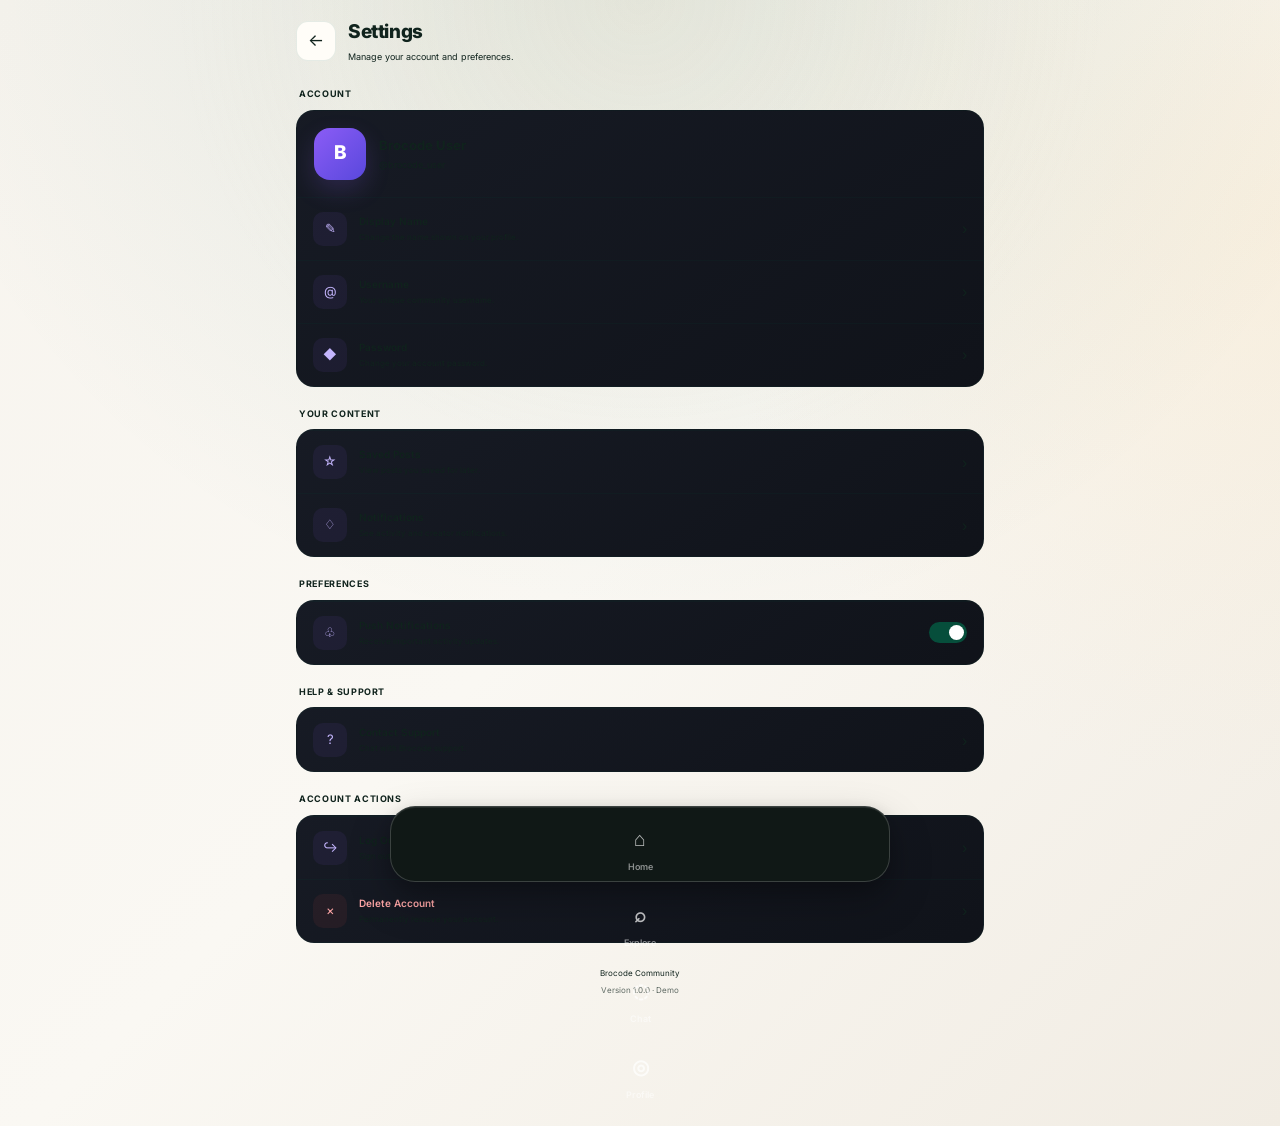
<file: settings.html>
<!DOCTYPE html>
<html lang="en">

<head>

  <meta charset="UTF-8">

  <meta
    name="viewport"
    content="width=device-width, initial-scale=1.0"
  >

  <meta
    name="theme-color"
    content="#080a10"
  >

  <title>Settings — Brocode</title>

  <link rel="preconnect" href="https://fonts.googleapis.com">

  <link
    rel="preconnect"
    href="https://fonts.gstatic.com"
    crossorigin
  >

  <link
    href="https://fonts.googleapis.com/css2?family=Inter:wght@400;500;600;700;800&display=swap"
    rel="stylesheet"
  >

  <link rel="stylesheet" href="css/style.css">
  <link rel="stylesheet" href="css/components.css">
  <link rel="stylesheet" href="css/responsive.css">

  <style>

    /* =====================================================
       SETTINGS PAGE
       ===================================================== */

    .settings-page {
      min-height: 100vh;

      max-width: 720px;

      margin: 0 auto;

      padding:
        18px
        16px
        110px;
    }


    /* =====================================================
       HEADER
       ===================================================== */

    .settings-topbar {
      display: flex;
      align-items: center;
      gap: 12px;

      margin-bottom: 24px;
    }


    .back-button {
      width: 40px;
      height: 40px;

      display: grid;
      place-items: center;

      border: 1px solid var(--border);
      border-radius: 12px;

      background: var(--surface);

      color: var(--text);

      text-decoration: none;

      font-size: 17px;

      transition:
        background .2s ease,
        transform .2s ease;
    }


    .back-button:hover {
      background: var(--surface-2);

      transform: translateX(-2px);
    }


    .settings-title h1 {
      margin: 0;

      color: var(--text);

      font-size: 19px;
      font-weight: 800;

      letter-spacing: -.4px;
    }


    .settings-title p {
      margin: 3px 0 0;

      color: var(--muted-2);

      font-size: 9px;
    }


    /* =====================================================
       SECTION
       ===================================================== */

    .settings-section {
      margin-bottom: 20px;
    }


    .section-title {
      margin: 0 0 9px 3px;

      color: var(--muted-2);

      font-size: 9px;
      font-weight: 700;

      text-transform: uppercase;

      letter-spacing: .65px;
    }


    .settings-card {
      border: 1px solid var(--border);
      border-radius: 18px;

      background:
        linear-gradient(
          145deg,
          rgba(18, 22, 32, .98),
          rgba(11, 14, 21, .98)
        );

      overflow: hidden;
    }


    /* =====================================================
       ACCOUNT HEADER
       ===================================================== */

    .account-summary {
      display: flex;
      align-items: center;
      gap: 13px;

      padding: 17px;
    }


    .account-avatar {
      width: 52px;
      height: 52px;

      display: grid;
      place-items: center;

      flex-shrink: 0;

      border-radius: 16px;

      background:
        linear-gradient(
          135deg,
          #8b5cf6,
          #5948dc
        );

      color: #fff;

      font-size: 19px;
      font-weight: 800;

      box-shadow:
        0 10px 25px
        rgba(139, 92, 246, .18);
    }


    .account-info {
      min-width: 0;
    }


    .account-name {
      margin: 0 0 3px;

      color: var(--text);

      font-size: 13px;
      font-weight: 700;
    }


    .account-username {
      margin: 0;

      color: var(--muted-2);

      font-size: 9px;
    }


    /* =====================================================
       SETTING ROW
       ===================================================== */

    .setting-row {
      display: flex;
      align-items: center;
      gap: 12px;

      width: 100%;

      padding: 14px 16px;

      border: 0;
      border-top: 1px solid var(--border);

      background: transparent;

      color: inherit;

      font-family: inherit;

      text-align: left;

      cursor: pointer;

      transition:
        background .2s ease;
    }


    .setting-row:hover {
      background:
        rgba(255, 255, 255, .018);
    }


    .setting-icon {
      width: 34px;
      height: 34px;

      display: grid;
      place-items: center;

      flex-shrink: 0;

      border-radius: 10px;

      background:
        rgba(139, 92, 246, .07);

      color: #c4b5fd;

      font-size: 13px;
    }


    .setting-content {
      flex: 1;

      min-width: 0;
    }


    .setting-name {
      display: block;

      margin-bottom: 3px;

      color: var(--text);

      font-size: 10px;
      font-weight: 600;
    }


    .setting-description {
      display: block;

      color: var(--muted-2);

      font-size: 8px;

      line-height: 1.45;
    }


    .setting-arrow {
      color: var(--muted-2);

      font-size: 14px;
    }


    /* =====================================================
       SAVED
       ===================================================== */

    .saved-row {
      text-decoration: none;
    }


    /* =====================================================
       NOTIFICATION TOGGLE
       ===================================================== */

    .toggle {
      position: relative;

      width: 38px;
      height: 21px;

      flex-shrink: 0;

      border-radius: 99px;

      background: var(--surface-3);

      transition:
        background .2s ease;

      cursor: pointer;
    }


    .toggle::after {
      content: "";

      position: absolute;

      width: 15px;
      height: 15px;

      top: 3px;
      left: 3px;

      border-radius: 50%;

      background: #fff;

      transition:
        transform .2s ease;
    }


    .toggle.active {
      background: var(--primary);
    }


    .toggle.active::after {
      transform: translateX(17px);
    }


    /* =====================================================
       DANGER
       ===================================================== */

    .danger-row .setting-icon {
      background:
        rgba(239, 68, 68, .07);

      color: #fca5a5;
    }


    .danger-row .setting-name {
      color: #fca5a5;
    }


    /* =====================================================
       FOOTER
       ===================================================== */

    .settings-footer {
      padding: 4px 0 20px;

      text-align: center;
    }


    .settings-footer p {
      margin: 0;

      color: var(--muted-2);

      font-size: 8px;
    }


    .version {
      margin-top: 5px !important;

      opacity: .65;
    }


    /* =====================================================
       MODAL
       ===================================================== */

    .settings-modal {
      position: fixed;

      inset: 0;

      z-index: 1000;

      display: none;
      align-items: center;
      justify-content: center;

      padding: 18px;

      background:
        rgba(0, 0, 0, .68);

      backdrop-filter: blur(8px);
    }


    .settings-modal.show {
      display: flex;
    }


    .modal-card {
      width: 100%;
      max-width: 410px;

      padding: 20px;

      border: 1px solid var(--border);
      border-radius: 20px;

      background:
        linear-gradient(
          145deg,
          #151925,
          #0d1018
        );

      box-shadow:
        0 30px 80px rgba(0, 0, 0, .40);
    }


    .modal-header {
      display: flex;
      align-items: center;
      justify-content: space-between;

      margin-bottom: 18px;
    }


    .modal-header h2 {
      margin: 0;

      color: var(--text);

      font-size: 15px;
      font-weight: 800;
    }


    .modal-close {
      width: 31px;
      height: 31px;

      display: grid;
      place-items: center;

      border: 1px solid var(--border);
      border-radius: 9px;

      background: var(--surface);

      color: var(--muted);

      cursor: pointer;
    }


    .modal-field {
      margin-bottom: 13px;
    }


    .modal-field label {
      display: block;

      margin: 0 0 6px 2px;

      color: var(--muted);

      font-size: 9px;
      font-weight: 600;
    }


    .modal-input {
      width: 100%;
      height: 43px;

      padding: 0 12px;

      border: 1px solid var(--border);
      border-radius: 11px;

      outline: none;

      background: var(--surface);

      color: var(--text);

      font-family: inherit;

      font-size: 10px;
    }


    .modal-input:focus {
      border-color:
        rgba(139, 92, 246, .55);

      box-shadow:
        0 0 0 3px
        rgba(139, 92, 246, .07);
    }


    .modal-actions {
      display: flex;
      gap: 8px;

      margin-top: 17px;
    }


    .modal-button {
      flex: 1;

      height: 42px;

      border-radius: 11px;

      font-family: inherit;

      font-size: 9px;
      font-weight: 700;

      cursor: pointer;
    }


    .modal-cancel {
      border: 1px solid var(--border);

      background: var(--surface);

      color: var(--text);
    }


    .modal-save {
      border: 0;

      background:
        linear-gradient(
          135deg,
          var(--primary),
          #6d5dfc
        );

      color: #fff;
    }


    /* =====================================================
       RESPONSIVE
       ===================================================== */

    @media (max-width: 520px) {

      .settings-page {
        padding:
          14px
          12px
          100px;
      }


      .account-summary {
        padding: 15px;
      }


      .setting-row {
        padding: 13px 14px;
      }

    }

  </style>

</head>


<body>

  <div class="app-shell">


    <main class="settings-page">


      <!-- =================================================
           HEADER
           ================================================= -->

      <header class="settings-topbar">

        <a
          href="profile.html"
          class="back-button"
          aria-label="Back to profile"
        >
          ←
        </a>


        <div class="settings-title">

          <h1>
            Settings
          </h1>

          <p>
            Manage your account and preferences.
          </p>

        </div>

      </header>


      <!-- =================================================
           ACCOUNT
           ================================================= -->

      <section class="settings-section">

        <h2 class="section-title">
          Account
        </h2>


        <div class="settings-card">


          <div class="account-summary">

            <div
              id="accountAvatar"
              class="account-avatar"
            >
              B
            </div>


            <div class="account-info">

              <h3
                id="accountName"
                class="account-name"
              >
                Brocode User
              </h3>


              <p
                id="accountUsername"
                class="account-username"
              >
                @brocode_user
              </p>

            </div>

          </div>


          <!-- EDIT NAME -->

          <button
            type="button"
            class="setting-row"
            id="editNameButton"
          >

            <span class="setting-icon">
              ✎
            </span>


            <span class="setting-content">

              <span class="setting-name">
                Display Name
              </span>

              <span class="setting-description">
                Change the name shown on your profile.
              </span>

            </span>


            <span class="setting-arrow">
              ›
            </span>

          </button>


          <!-- USERNAME -->

          <button
            type="button"
            class="setting-row"
            id="editUsernameButton"
          >

            <span class="setting-icon">
              @
            </span>


            <span class="setting-content">

              <span class="setting-name">
                Username
              </span>

              <span class="setting-description">
                Your unique community username.
              </span>

            </span>


            <span class="setting-arrow">
              ›
            </span>

          </button>


          <!-- PASSWORD -->

          <button
            type="button"
            class="setting-row"
            id="changePasswordButton"
          >

            <span class="setting-icon">
              ◆
            </span>


            <span class="setting-content">

              <span class="setting-name">
                Password
              </span>

              <span class="setting-description">
                Change your account password.
              </span>

            </span>


            <span class="setting-arrow">
              ›
            </span>

          </button>


        </div>

      </section>


      <!-- =================================================
           CONTENT
           ================================================= -->

      <section class="settings-section">

        <h2 class="section-title">
          Your Content
        </h2>


        <div class="settings-card">


          <a
            href="saved.html"
            class="setting-row saved-row"
          >

            <span class="setting-icon">
              ☆
            </span>


            <span class="setting-content">

              <span class="setting-name">
                Saved Posts
              </span>

              <span class="setting-description">
                View posts you saved for later.
              </span>

            </span>


            <span class="setting-arrow">
              ›
            </span>

          </a>


          <a
            href="notifications.html"
            class="setting-row saved-row"
          >

            <span class="setting-icon">
              ♢
            </span>


            <span class="setting-content">

              <span class="setting-name">
                Notifications
              </span>

              <span class="setting-description">
                See activity and creator notifications.
              </span>

            </span>


            <span class="setting-arrow">
              ›
            </span>

          </a>


        </div>

      </section>


      <!-- =================================================
           PREFERENCES
           ================================================= -->

      <section class="settings-section">

        <h2 class="section-title">
          Preferences
        </h2>


        <div class="settings-card">


          <button
            type="button"
            class="setting-row"
            id="notificationToggleRow"
          >

            <span class="setting-icon">
              ♧
            </span>


            <span class="setting-content">

              <span class="setting-name">
                Push Notifications
              </span>

              <span class="setting-description">
                Receive important activity updates.
              </span>

            </span>


            <span
              id="notificationToggle"
              class="toggle active"
              aria-label="Toggle notifications"
            ></span>

          </button>


        </div>

      </section>


      <!-- =================================================
           SUPPORT
           ================================================= -->

      <section class="settings-section">

        <h2 class="section-title">
          Help & Support
        </h2>


        <div class="settings-card">


          <a
            href="support.html"
            class="setting-row saved-row"
          >

            <span class="setting-icon">
              ?
            </span>


            <span class="setting-content">

              <span class="setting-name">
                Contact Support
              </span>

              <span class="setting-description">
                Chat with Brocode support.
              </span>

            </span>


            <span class="setting-arrow">
              ›
            </span>

          </a>


        </div>

      </section>


      <!-- =================================================
           ACCOUNT ACTIONS
           ================================================= -->

      <section class="settings-section">

        <h2 class="section-title">
          Account Actions
        </h2>


        <div class="settings-card">


          <button
            type="button"
            class="setting-row"
            id="logoutButton"
          >

            <span class="setting-icon">
              ↪
            </span>


            <span class="setting-content">

              <span class="setting-name">
                Log Out
              </span>

              <span class="setting-description">
                Sign out from this device.
              </span>

            </span>


            <span class="setting-arrow">
              ›
            </span>

          </button>


          <button
            type="button"
            class="setting-row danger-row"
            id="deleteAccountButton"
          >

            <span class="setting-icon">
              ×
            </span>


            <span class="setting-content">

              <span class="setting-name">
                Delete Account
              </span>

              <span class="setting-description">
                Permanently remove your account.
              </span>

            </span>


            <span class="setting-arrow">
              ›
            </span>

          </button>


        </div>

      </section>


      <!-- =================================================
           FOOTER
           ================================================= -->

      <footer class="settings-footer">

        <p>
          Brocode Community
        </p>

        <p class="version">
          Version 1.0.0 · Demo
        </p>

      </footer>


    </main>


    <!-- =====================================================
         BOTTOM NAV
         ===================================================== -->

    <nav class="bottom-nav">


      <a
        href="index.html"
        class="nav-item"
      >

        <span class="nav-icon">
          ⌂
        </span>

        <span class="nav-label">
          Home
        </span>

      </a>


      <a
        href="explore.html"
        class="nav-item"
      >

        <span class="nav-icon">
          ⌕
        </span>

        <span class="nav-label">
          Explore
        </span>

      </a>


      <a
        href="support.html"
        class="nav-item"
      >

        <span class="nav-icon">
          ◌
        </span>

        <span class="nav-label">
          Chat
        </span>

      </a>


      <a
        href="profile.html"
        class="nav-item active"
      >

        <span class="nav-icon">
          ◎
        </span>

        <span class="nav-label">
          Profile
        </span>

      </a>


    </nav>


  </div>


  <!-- =====================================================
       EDIT MODAL
       ===================================================== -->

  <div
    id="settingsModal"
    class="settings-modal"
  >

    <div class="modal-card">


      <div class="modal-header">

        <h2 id="modalTitle">
          Edit Profile
        </h2>


        <button
          type="button"
          class="modal-close"
          id="modalClose"
        >
          ×
        </button>

      </div>


      <div
        id="modalFields"
      ></div>


      <div class="modal-actions">

        <button
          type="button"
          class="modal-button modal-cancel"
          id="modalCancel"
        >
          Cancel
        </button>


        <button
          type="button"
          class="modal-button modal-save"
          id="modalSave"
        >
          Save Changes
        </button>

      </div>


    </div>

  </div>


  <div
    id="toast"
    class="toast"
    role="status"
    aria-live="polite"
  ></div>


  <script src="js/app.js"></script>


  <script>

    /* =====================================================
       USER
       ===================================================== */

    function getUser() {

      try {

        const saved =
          localStorage.getItem(
            "community_user"
          );


        if (saved) {

          return JSON.parse(saved);

        }

      } catch (error) {

        console.warn(
          "Could not load user.",
          error
        );

      }


      return {
        name: "Brocode User",
        username: "@brocode_user"
      };

    }


    let user =
      getUser();


    /* =====================================================
       ELEMENTS
       ===================================================== */

    const accountName =
      document.getElementById(
        "accountName"
      );

    const accountUsername =
      document.getElementById(
        "accountUsername"
      );

    const accountAvatar =
      document.getElementById(
        "accountAvatar"
      );

    const modal =
      document.getElementById(
        "settingsModal"
      );

    const modalTitle =
      document.getElementById(
        "modalTitle"
      );

    const modalFields =
      document.getElementById(
        "modalFields"
      );

    const modalSave =
      document.getElementById(
        "modalSave"
      );


    let currentEdit =
      null;


    /* =====================================================
       RENDER ACCOUNT
       ===================================================== */

    function renderAccount() {

      accountName.textContent =
        user.name ||
        "Brocode User";


      accountUsername.textContent =
        user.username ||
        "@brocode_user";


      accountAvatar.textContent =
        (
          user.name ||
          "B"
        )
          .trim()
          .charAt(0)
          .toUpperCase();

    }


    renderAccount();


    /* =====================================================
       SAVE USER
       ===================================================== */

    function saveUser() {

      localStorage.setItem(
        "community_user",
        JSON.stringify(user)
      );


      renderAccount();

    }


    /* =====================================================
       OPEN MODAL
       ===================================================== */

    function openModal(
      type
    ) {

      currentEdit =
        type;


      modalFields.innerHTML =
        "";


      if (type === "name") {

        modalTitle.textContent =
          "Change Display Name";


        modalFields.innerHTML = `

          <div class="modal-field">

            <label for="modalInput">
              Display Name
            </label>

            <input
              id="modalInput"
              class="modal-input"
              type="text"
              maxlength="40"
              value="${escapeHTML(
                user.name || ""
              )}"
              placeholder="Enter your name"
            >

          </div>

        `;

      }


      if (type === "username") {

        modalTitle.textContent =
          "Change Username";


        modalFields.innerHTML = `

          <div class="modal-field">

            <label for="modalInput">
              Username
            </label>

            <input
              id="modalInput"
              class="modal-input"
              type="text"
              maxlength="20"
              value="${escapeHTML(
                (
                  user.username ||
                  "@brocode_user"
                ).replace(
                  "@",
                  ""
                )
              )}"
              placeholder="username"
            >

          </div>

        `;

      }


      if (type === "password") {

        modalTitle.textContent =
          "Change Password";


        modalFields.innerHTML = `

          <div class="modal-field">

            <label for="oldPassword">
              Current Password
            </label>

            <input
              id="oldPassword"
              class="modal-input"
              type="password"
              placeholder="Current password"
            >

          </div>


          <div class="modal-field">

            <label for="newPassword">
              New Password
            </label>

            <input
              id="newPassword"
              class="modal-input"
              type="password"
              placeholder="New password"
            >

          </div>


          <div class="modal-field">

            <label for="confirmNewPassword">
              Confirm New Password
            </label>

            <input
              id="confirmNewPassword"
              class="modal-input"
              type="password"
              placeholder="Confirm new password"
            >

          </div>

        `;

      }


      modal.classList.add(
        "show"
      );


      setTimeout(
        () => {

          document
            .getElementById(
              "modalInput"
            )
            ?.focus();

        },
        50
      );

    }


    /* =====================================================
       CLOSE MODAL
       ===================================================== */

    function closeModal() {

      modal.classList.remove(
        "show"
      );

      currentEdit =
        null;

    }


    document
      .getElementById("modalClose")
      .addEventListener(
        "click",
        closeModal
      );


    document
      .getElementById("modalCancel")
      .addEventListener(
        "click",
        closeModal
      );


    modal.addEventListener(
      "click",
      event => {

        if (
          event.target ===
          modal
        ) {

          closeModal();

        }

      }
    );


    /* =====================================================
       SAVE MODAL
       ===================================================== */

    modalSave.addEventListener(
      "click",
      () => {

        if (
          currentEdit ===
          "name"
        ) {

          const input =
            document.getElementById(
              "modalInput"
            );


          const value =
            input.value.trim();


          if (
            value.length < 2
          ) {

            showToast(
              "Name must contain at least 2 characters."
            );

            return;

          }


          user.name =
            value;


          saveUser();

          closeModal();

          showToast(
            "Display name updated."
          );

          return;

        }


        if (
          currentEdit ===
          "username"
        ) {

          const input =
            document.getElementById(
              "modalInput"
            );


          const value =
            input.value
              .trim()
              .toLowerCase()
              .replace(
                /^@/,
                ""
              );


          if (
            !/^[a-z0-9_]{3,20}$/.test(
              value
            )
          ) {

            showToast(
              "Username must be 3–20 characters."
            );

            return;

          }


          user.username =
            "@" + value;


          saveUser();

          closeModal();

          showToast(
            "Username updated."
          );

          return;

        }


        if (
          currentEdit ===
          "password"
        ) {

          const newPassword =
            document.getElementById(
              "newPassword"
            ).value;


          const confirmPassword =
            document.getElementById(
              "confirmNewPassword"
            ).value;


          if (
            newPassword.length < 8
          ) {

            showToast(
              "New password must contain at least 8 characters."
            );

            return;

          }


          if (
            newPassword !==
            confirmPassword
          ) {

            showToast(
              "New passwords do not match."
            );

            return;

          }


          /*
           * DEMO ONLY.
           *
           * Real password change will
           * happen through the backend.
           */

          closeModal();

          showToast(
            "Password change will be connected to the backend."
          );

        }

      }
    );


    /* =====================================================
       BUTTONS
       ===================================================== */

    document
      .getElementById(
        "editNameButton"
      )
      .addEventListener(
        "click",
        () => {

          openModal(
            "name"
          );

        }
      );


    document
      .getElementById(
        "editUsernameButton"
      )
      .addEventListener(
        "click",
        () => {

          openModal(
            "username"
          );

        }
      );


    document
      .getElementById(
        "changePasswordButton"
      )
      .addEventListener(
        "click",
        () => {

          openModal(
            "password"
          );

        }
      );


    /* =====================================================
       NOTIFICATIONS
       ===================================================== */

    const notificationToggle =
      document.getElementById(
        "notificationToggle"
      );


    const notificationState =
      localStorage.getItem(
        "brocode_notifications"
      );


    if (
      notificationState ===
      "false"
    ) {

      notificationToggle.classList.remove(
        "active"
      );

    }


    document
      .getElementById(
        "notificationToggleRow"
      )
      .addEventListener(
        "click",
        () => {

          notificationToggle.classList.toggle(
            "active"
          );


          const enabled =
            notificationToggle.classList.contains(
              "active"
            );


          localStorage.setItem(
            "brocode_notifications",
            String(enabled)
          );


          showToast(
            enabled
              ? "Notifications enabled."
              : "Notifications disabled."
          );

        }
      );


    /* =====================================================
       LOGOUT
       ===================================================== */

    document
      .getElementById(
        "logoutButton"
      )
      .addEventListener(
        "click",
        () => {

          const confirmed =
            confirm(
              "Are you sure you want to log out?"
            );


          if (!confirmed) {
            return;
          }


          localStorage.removeItem(
            "community_user"
          );


          showToast(
            "Logged out successfully."
          );


          setTimeout(
            () => {

              window.location.href =
                "login.html";

            },
            500
          );

        }
      );


    /* =====================================================
       DELETE ACCOUNT
       ===================================================== */

    document
      .getElementById(
        "deleteAccountButton"
      )
      .addEventListener(
        "click",
        () => {

          const confirmed =
            confirm(
              "Delete your demo account? This cannot be undone."
            );


          if (!confirmed) {
            return;
          }


          localStorage.removeItem(
            "community_user"
          );


          showToast(
            "Demo account removed."
          );


          setTimeout(
            () => {

              window.location.href =
                "signup.html";

            },
            600
          );

        }
      );


    /* =====================================================
       ESCAPE HTML
       ===================================================== */

    function escapeHTML(
      value
    ) {

      return String(value)
        .replace(
          /&/g,
          "&amp;"
        )
        .replace(
          /</g,
          "&lt;"
        )
        .replace(
          />/g,
          "&gt;"
        )
        .replace(
          /"/g,
          "&quot;"
        )
        .replace(
          /'/g,
          "&#039;"
        );

    }


    /* =====================================================
       TOAST
       ===================================================== */

    function showToast(
      message
    ) {

      if (
        window.BrocodeApp &&
        typeof window.BrocodeApp.showToast ===
          "function"
      ) {

        window.BrocodeApp.showToast(
          message
        );

        return;

      }


      const toast =
        document.getElementById(
          "toast"
        );


      if (!toast) {
        return;
      }


      toast.textContent =
        message;


      toast.classList.add(
        "show"
      );


      setTimeout(
        () => {

          toast.classList.remove(
            "show"
          );

        },
        2200
      );

    }

  </script>

</body>

</html>
</file>
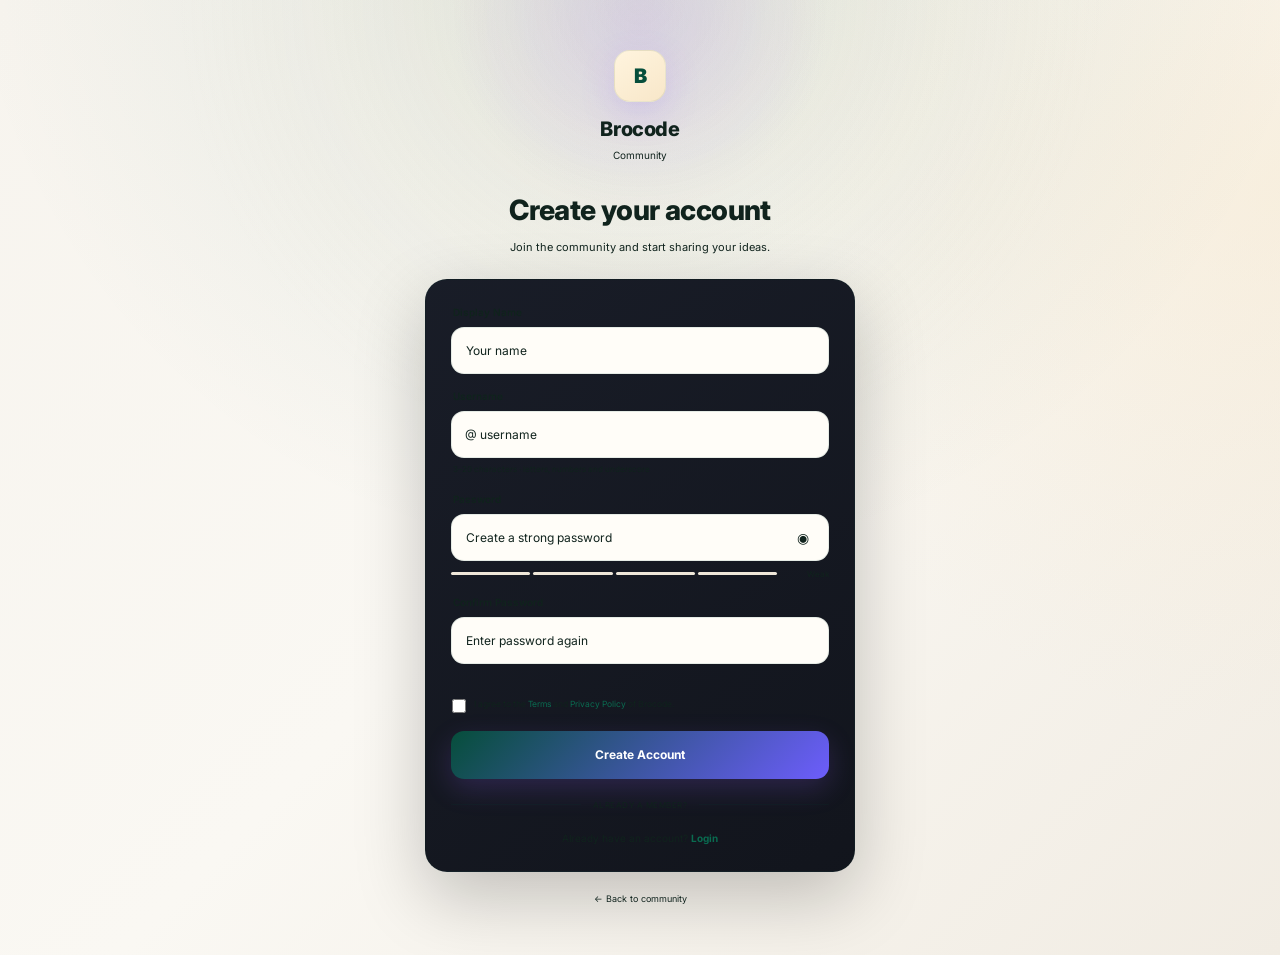
<file: signup.html>
<!DOCTYPE html>
<html lang="en">

<head>

  <meta charset="UTF-8">

  <meta
    name="viewport"
    content="width=device-width, initial-scale=1.0"
  >

  <meta
    name="theme-color"
    content="#0b0d14"
  >

  <title>Create Account — Brocode</title>

  <link
    rel="preconnect"
    href="https://fonts.googleapis.com"
  >

  <link
    rel="preconnect"
    href="https://fonts.gstatic.com"
    crossorigin
  >

  <link
    href="https://fonts.googleapis.com/css2?family=Inter:wght@400;500;600;700;800&display=swap"
    rel="stylesheet"
  >

  <link
    rel="stylesheet"
    href="css/style.css"
  >

  <link
    rel="stylesheet"
    href="css/components.css"
  >

  <link
    rel="stylesheet"
    href="css/responsive.css"
  >

  <style>

    /* =====================================================
       SIGNUP PAGE
       ===================================================== */

    .auth-page {
      min-height: 100vh;

      display: flex;
      align-items: center;
      justify-content: center;

      padding: 30px 16px 60px;

      position: relative;
      overflow: hidden;
    }


    .auth-glow {
      position: absolute;

      width: 390px;
      height: 390px;

      top: -170px;
      left: 50%;

      transform: translateX(-50%);

      border-radius: 50%;

      background:
        radial-gradient(
          circle,
          rgba(139, 92, 246, .16),
          transparent 68%
        );

      pointer-events: none;
    }


    .auth-card {
      width: 100%;
      max-width: 430px;

      position: relative;
      z-index: 2;
    }


    /* =====================================================
       BRAND
       ===================================================== */

    .auth-brand {
      display: flex;
      flex-direction: column;
      align-items: center;

      margin-bottom: 26px;
    }


    .auth-brand .brand-mark {
      width: 52px;
      height: 52px;

      margin-bottom: 12px;

      border-radius: 16px;

      font-size: 20px;

      box-shadow:
        0 12px 35px rgba(139, 92, 246, .20);
    }


    .auth-brand strong {
      color: var(--text);

      font-size: 20px;
      font-weight: 800;

      letter-spacing: -.4px;
    }


    .auth-brand span {
      margin-top: 4px;

      color: var(--muted-2);

      font-size: 10px;
    }


    /* =====================================================
       HEADING
       ===================================================== */

    .auth-heading {
      text-align: center;

      margin-bottom: 22px;
    }


    .auth-heading h1 {
      margin: 0 0 7px;

      color: var(--text);

      font-size: 25px;
      font-weight: 800;

      letter-spacing: -.6px;
    }


    .auth-heading p {
      margin: 0;

      color: var(--muted);

      font-size: 11px;
      line-height: 1.7;
    }


    /* =====================================================
       FORM CARD
       ===================================================== */

    .auth-form-card {
      padding: 22px;

      border: 1px solid var(--border);
      border-radius: 22px;

      background:
        linear-gradient(
          145deg,
          rgba(20, 24, 35, .98),
          rgba(13, 16, 24, .98)
        );

      box-shadow:
        0 25px 70px rgba(0, 0, 0, .22);
    }


    /* =====================================================
       FORM FIELD
       ===================================================== */

    .auth-field {
      margin-bottom: 15px;
    }


    .auth-field label {
      display: block;

      margin: 0 0 7px 2px;

      color: var(--muted);

      font-size: 10px;
      font-weight: 600;
    }


    .input-wrap {
      position: relative;
    }


    .auth-input {
      width: 100%;
      height: 47px;

      padding: 0 14px;

      border: 1px solid var(--border);
      border-radius: 13px;

      outline: none;

      background: var(--surface);

      color: var(--text);

      font-family: inherit;
      font-size: 12px;

      transition:
        border-color .2s ease,
        box-shadow .2s ease,
        background .2s ease;
    }


    .auth-input::placeholder {
      color: var(--muted-2);
    }


    .auth-input:focus {
      border-color: rgba(139, 92, 246, .58);

      background: var(--surface-2);

      box-shadow:
        0 0 0 4px rgba(139, 92, 246, .08);
    }


    .auth-input.valid {
      border-color: rgba(34, 197, 94, .45);
    }


    .auth-input.invalid {
      border-color: rgba(239, 68, 68, .45);
    }


    /* =====================================================
       USERNAME PREFIX
       ===================================================== */

    .username-wrap {
      position: relative;
    }


    .username-prefix {
      position: absolute;

      left: 14px;
      top: 50%;

      transform: translateY(-50%);

      color: var(--muted-2);

      font-size: 12px;

      pointer-events: none;
    }


    .username-input {
      padding-left: 28px;
    }


    /* =====================================================
       PASSWORD
       ===================================================== */

    .password-input {
      padding-right: 48px;
    }


    .password-toggle {
      position: absolute;

      top: 50%;
      right: 9px;

      transform: translateY(-50%);

      width: 34px;
      height: 34px;

      display: grid;
      place-items: center;

      border: 0;
      border-radius: 9px;

      background: transparent;

      color: var(--muted-2);

      cursor: pointer;

      font-size: 14px;
    }


    .password-toggle:hover {
      background: var(--surface-3);

      color: var(--text);
    }


    /* =====================================================
       FIELD MESSAGE
       ===================================================== */

    .field-message {
      min-height: 14px;

      margin: 5px 2px 0;

      color: var(--muted-2);

      font-size: 8px;
      line-height: 1.5;
    }


    .field-message.success {
      color: #86efac;
    }


    .field-message.error {
      color: #fca5a5;
    }


    /* =====================================================
       PASSWORD STRENGTH
       ===================================================== */

    .password-strength {
      display: flex;
      align-items: center;
      gap: 7px;

      margin-top: 7px;
    }


    .strength-bars {
      display: flex;
      gap: 3px;

      flex: 1;
    }


    .strength-bar {
      height: 3px;

      flex: 1;

      border-radius: 99px;

      background: var(--surface-3);
    }


    .strength-text {
      min-width: 45px;

      color: var(--muted-2);

      font-size: 8px;

      text-align: right;
    }


    /* =====================================================
       TERMS
       ===================================================== */

    .terms-row {
      display: flex;
      align-items: flex-start;
      gap: 8px;

      margin: 5px 1px 18px;
    }


    .terms-row input {
      width: 14px;
      height: 14px;

      margin-top: 1px;

      accent-color: var(--primary);

      flex-shrink: 0;
    }


    .terms-row label {
      color: var(--muted-2);

      font-size: 8.5px;
      line-height: 1.55;

      cursor: pointer;
    }


    .terms-row a {
      color: var(--primary-light);

      text-decoration: none;
    }


    .terms-row a:hover {
      text-decoration: underline;
    }


    /* =====================================================
       CREATE BUTTON
       ===================================================== */

    .signup-btn {
      width: 100%;
      height: 48px;

      display: flex;
      align-items: center;
      justify-content: center;

      border: 0;
      border-radius: 13px;

      background:
        linear-gradient(
          135deg,
          var(--primary),
          #6d5dfc
        );

      color: #fff;

      font-family: inherit;

      font-size: 12px;
      font-weight: 700;

      cursor: pointer;

      box-shadow:
        0 10px 28px rgba(139, 92, 246, .20);

      transition:
        transform .2s ease,
        box-shadow .2s ease,
        opacity .2s ease;
    }


    .signup-btn:hover {
      transform: translateY(-1px);

      box-shadow:
        0 14px 32px rgba(139, 92, 246, .27);
    }


    .signup-btn:active {
      transform: translateY(0);
    }


    .signup-btn.loading {
      opacity: .65;

      pointer-events: none;
    }


    /* =====================================================
       DIVIDER
       ===================================================== */

    .auth-divider {
      display: flex;
      align-items: center;
      gap: 12px;

      margin: 20px 0;
    }


    .auth-divider::before,
    .auth-divider::after {
      content: "";

      height: 1px;

      flex: 1;

      background: var(--border);
    }


    .auth-divider span {
      color: var(--muted-2);

      font-size: 8px;

      text-transform: uppercase;

      letter-spacing: .5px;
    }


    /* =====================================================
       LOGIN
       ===================================================== */

    .login-box {
      text-align: center;
    }


    .login-box p {
      margin: 0;

      color: var(--muted-2);

      font-size: 10px;
    }


    .login-box a {
      color: var(--primary-light);

      font-weight: 700;

      text-decoration: none;
    }


    .login-box a:hover {
      text-decoration: underline;
    }


    /* =====================================================
       ERROR / SUCCESS
       ===================================================== */

    .auth-message {
      display: none;

      margin-bottom: 14px;

      padding: 11px 12px;

      border-radius: 11px;

      font-size: 9px;
      line-height: 1.5;
    }


    .auth-message.show {
      display: block;
    }


    .auth-message.error {
      border: 1px solid rgba(239, 68, 68, .20);

      background: rgba(239, 68, 68, .07);

      color: #fca5a5;
    }


    .auth-message.success {
      border: 1px solid rgba(34, 197, 94, .20);

      background: rgba(34, 197, 94, .07);

      color: #86efac;
    }


    /* =====================================================
       BACK HOME
       ===================================================== */

    .back-home {
      display: flex;
      align-items: center;
      justify-content: center;

      margin-top: 20px;

      color: var(--muted-2);

      font-size: 9px;

      text-decoration: none;
    }


    .back-home:hover {
      color: var(--text);
    }


    /* =====================================================
       TABLET
       ===================================================== */

    @media (min-width: 600px) {

      .auth-page {
        padding-top: 40px;
        padding-bottom: 40px;
      }

      .auth-form-card {
        padding: 25px;
      }

      .auth-heading h1 {
        font-size: 28px;
      }

    }


    /* =====================================================
       DESKTOP
       ===================================================== */

    @media (min-width: 900px) {

      .auth-page {
        padding-top: 50px;
        padding-bottom: 50px;
      }

    }

  </style>

</head>


<body>

  <div class="app-shell">


    <main class="auth-page">

      <div class="auth-glow"></div>


      <div class="auth-card">


        <!-- =================================================
             BRAND
             ================================================= -->

        <div class="auth-brand">

          <div class="brand-mark">
            B
          </div>

          <strong>
            Brocode
          </strong>

          <span>
            Community
          </span>

        </div>


        <!-- =================================================
             HEADING
             ================================================= -->

        <div class="auth-heading">

          <h1>
            Create your account
          </h1>

          <p>
            Join the community and start sharing your ideas.
          </p>

        </div>


        <!-- =================================================
             FORM CARD
             ================================================= -->

        <div class="auth-form-card">


          <div
            id="authMessage"
            class="auth-message"
          ></div>


          <form
            id="signupForm"
            autocomplete="on"
          >


            <!-- NAME -->

            <div class="auth-field">

              <label for="signupName">
                Display Name
              </label>

              <input
                id="signupName"
                class="auth-input"
                type="text"
                name="name"
                placeholder="Your name"
                autocomplete="name"
                maxlength="40"
                required
              >

            </div>


            <!-- USERNAME -->

            <div class="auth-field">

              <label for="signupUsername">
                Username
              </label>

              <div class="username-wrap">

                <span class="username-prefix">
                  @
                </span>

                <input
                  id="signupUsername"
                  class="auth-input username-input"
                  type="text"
                  name="username"
                  placeholder="username"
                  autocomplete="username"
                  maxlength="20"
                  required
                >

              </div>

              <div
                id="usernameMessage"
                class="field-message"
              >
                3–20 characters · letters, numbers and underscore
              </div>

            </div>


            <!-- PASSWORD -->

            <div class="auth-field">

              <label for="signupPassword">
                Password
              </label>

              <div class="input-wrap">

                <input
                  id="signupPassword"
                  class="auth-input password-input"
                  type="password"
                  name="password"
                  placeholder="Create a strong password"
                  autocomplete="new-password"
                  required
                >

                <button
                  type="button"
                  class="password-toggle"
                  id="passwordToggle"
                  aria-label="Show password"
                >
                  ◉
                </button>

              </div>


              <div class="password-strength">

                <div class="strength-bars">

                  <span class="strength-bar"></span>
                  <span class="strength-bar"></span>
                  <span class="strength-bar"></span>
                  <span class="strength-bar"></span>

                </div>

                <span
                  id="strengthText"
                  class="strength-text"
                >
                  Weak
                </span>

              </div>

            </div>


            <!-- CONFIRM PASSWORD -->

            <div class="auth-field">

              <label for="confirmPassword">
                Confirm Password
              </label>

              <input
                id="confirmPassword"
                class="auth-input"
                type="password"
                name="confirmPassword"
                placeholder="Enter password again"
                autocomplete="new-password"
                required
              >

              <div
                id="passwordMessage"
                class="field-message"
              ></div>

            </div>


            <!-- TERMS -->

            <div class="terms-row">

              <input
                type="checkbox"
                id="terms"
                required
              >

              <label for="terms">

                I agree to the
                <a href="#" id="termsLink">
                  Terms
                </a>
                and
                <a href="#" id="privacyLink">
                  Privacy Policy
                </a>
                of Brocode.

              </label>

            </div>


            <!-- CREATE ACCOUNT -->

            <button
              type="submit"
              id="signupButton"
              class="signup-btn"
            >
              Create Account
            </button>


          </form>


          <!-- =================================================
               LOGIN
               ================================================= -->

          <div class="auth-divider">

            <span>
              Already a member?
            </span>

          </div>


          <div class="login-box">

            <p>

              Already have an account?

              <a href="login.html">
                Login
              </a>

            </p>

          </div>


        </div>


        <!-- BACK -->

        <a
          href="index.html"
          class="back-home"
        >
          ← Back to community
        </a>


      </div>

    </main>

  </div>


  <div
    id="toast"
    class="toast"
    role="status"
    aria-live="polite"
  ></div>


  <script src="js/app.js"></script>
  <script src="js/auth.js"></script>


  <script>

    /* =====================================================
       ELEMENTS
       ===================================================== */

    const signupForm =
      document.getElementById(
        "signupForm"
      );

    const signupName =
      document.getElementById(
        "signupName"
      );

    const signupUsername =
      document.getElementById(
        "signupUsername"
      );

    const signupPassword =
      document.getElementById(
        "signupPassword"
      );

    const confirmPassword =
      document.getElementById(
        "confirmPassword"
      );

    const passwordToggle =
      document.getElementById(
        "passwordToggle"
      );

    const usernameMessage =
      document.getElementById(
        "usernameMessage"
      );

    const passwordMessage =
      document.getElementById(
        "passwordMessage"
      );

    const strengthText =
      document.getElementById(
        "strengthText"
      );

    const strengthBars =
      document.querySelectorAll(
        ".strength-bar"
      );

    const authMessage =
      document.getElementById(
        "authMessage"
      );

    const signupButton =
      document.getElementById(
        "signupButton"
      );


    /* =====================================================
       PASSWORD VISIBILITY
       ===================================================== */

    passwordToggle?.addEventListener(
      "click",
      () => {

        const show =
          signupPassword.type ===
          "password";


        signupPassword.type =
          show
            ? "text"
            : "password";


        confirmPassword.type =
          show
            ? "text"
            : "password";


        passwordToggle.textContent =
          show
            ? "◌"
            : "◉";

      }
    );


    /* =====================================================
       USERNAME VALIDATION
       ===================================================== */

    signupUsername?.addEventListener(
      "input",
      () => {

        let value =
          signupUsername.value
            .toLowerCase()
            .replace(/\s/g, "");


        signupUsername.value =
          value;


        if (!value) {

          usernameMessage.textContent =
            "3–20 characters · letters, numbers and underscore";

          usernameMessage.className =
            "field-message";

          signupUsername.classList.remove(
            "valid",
            "invalid"
          );

          return;

        }


        const valid =
          /^[a-z0-9_]{3,20}$/.test(
            value
          );


        if (!valid) {

          usernameMessage.textContent =
            "Username must be 3–20 characters.";

          usernameMessage.className =
            "field-message error";

          signupUsername.classList.add(
            "invalid"
          );

          signupUsername.classList.remove(
            "valid"
          );

          return;

        }


        usernameMessage.textContent =
          "Username looks good.";

        usernameMessage.className =
          "field-message success";

        signupUsername.classList.add(
          "valid"
        );

        signupUsername.classList.remove(
          "invalid"
        );

      }
    );


    /* =====================================================
       PASSWORD STRENGTH
       ===================================================== */

    signupPassword?.addEventListener(
      "input",
      () => {

        const password =
          signupPassword.value;


        let score = 0;


        if (password.length >= 8) {
          score++;
        }


        if (/[a-z]/.test(password)) {
          score++;
        }


        if (/[A-Z]/.test(password)) {
          score++;
        }


        if (
          /[0-9!@#$%^&*]/.test(
            password
          )
        ) {
          score++;
        }


        const labels = [
          "Weak",
          "Fair",
          "Good",
          "Strong"
        ];


        strengthText.textContent =
          password.length
            ? labels[
                Math.max(
                  0,
                  score - 1
                )
              ]
            : "Weak";


        strengthBars.forEach(
          (bar, index) => {

            bar.style.opacity =
              index < score
                ? "1"
                : ".35";

          }
        );


        checkPasswords();

      }
    );


    /* =====================================================
       CONFIRM PASSWORD
       ===================================================== */

    confirmPassword?.addEventListener(
      "input",
      checkPasswords
    );


    function checkPasswords() {

      const password =
        signupPassword.value;

      const confirm =
        confirmPassword.value;


      if (!confirm) {

        passwordMessage.textContent =
          "";

        confirmPassword.classList.remove(
          "valid",
          "invalid"
        );

        return false;

      }


      if (password !== confirm) {

        passwordMessage.textContent =
          "Passwords do not match.";

        passwordMessage.className =
          "field-message error";

        confirmPassword.classList.add(
          "invalid"
        );

        confirmPassword.classList.remove(
          "valid"
        );

        return false;

      }


      passwordMessage.textContent =
        "Passwords match.";

      passwordMessage.className =
        "field-message success";

      confirmPassword.classList.add(
        "valid"
      );

      confirmPassword.classList.remove(
        "invalid"
      );

      return true;

    }


    /* =====================================================
       MESSAGE
       ===================================================== */

    function showMessage(
      message,
      type
    ) {

      authMessage.textContent =
        message;

      authMessage.className =
        `auth-message ${type} show`;

    }


    /* =====================================================
       FORM SUBMIT
       ===================================================== */

    signupForm?.addEventListener(
      "submit",
      event => {

        event.preventDefault();


        const name =
          signupName.value.trim();


        const username =
          signupUsername.value.trim()
            .toLowerCase();


        const password =
          signupPassword.value;


        const confirm =
          confirmPassword.value;


        /*
         * Basic validation
         */

        if (name.length < 2) {

          showMessage(
            "Please enter a valid display name.",
            "error"
          );

          signupName.focus();

          return;

        }


        if (
          !/^[a-z0-9_]{3,20}$/.test(
            username
          )
        ) {

          showMessage(
            "Please choose a valid username.",
            "error"
          );

          signupUsername.focus();

          return;

        }


        if (password.length < 8) {

          showMessage(
            "Password must contain at least 8 characters.",
            "error"
          );

          signupPassword.focus();

          return;

        }


        if (password !== confirm) {

          showMessage(
            "Passwords do not match.",
            "error"
          );

          confirmPassword.focus();

          return;

        }


        /*
         * Demo only.
         *
         * IMPORTANT:
         * Password is NOT stored.
         */

        signupButton.classList.add(
          "loading"
        );

        signupButton.textContent =
          "Creating account...";


        setTimeout(
          () => {

            /*
             * Only non-sensitive demo
             * profile information is saved.
             */

            localStorage.setItem(
              "community_user",
              JSON.stringify({
                name: name,
                username: "@" + username
              })
            );


            signupButton.classList.remove(
              "loading"
            );

            signupButton.textContent =
              "Create Account";


            showMessage(
              "Account created successfully. Welcome to Brocode!",
              "success"
            );


            setTimeout(
              () => {

                window.location.href =
                  "index.html";

              },
              900
            );

          },
          600
        );

      }
    );


    /* =====================================================
       TERMS / PRIVACY PLACEHOLDER
       ===================================================== */

    document
      .getElementById("termsLink")
      ?.addEventListener(
        "click",
        event => {

          event.preventDefault();

          window.BrocodeApp?.showToast(
            "Terms page will be added later."
          );

        }
      );


    document
      .getElementById("privacyLink")
      ?.addEventListener(
        "click",
        event => {

          event.preventDefault();

          window.BrocodeApp?.showToast(
            "Privacy page will be added later."
          );

        }
      );

  </script>

</body>

</html>
</file>
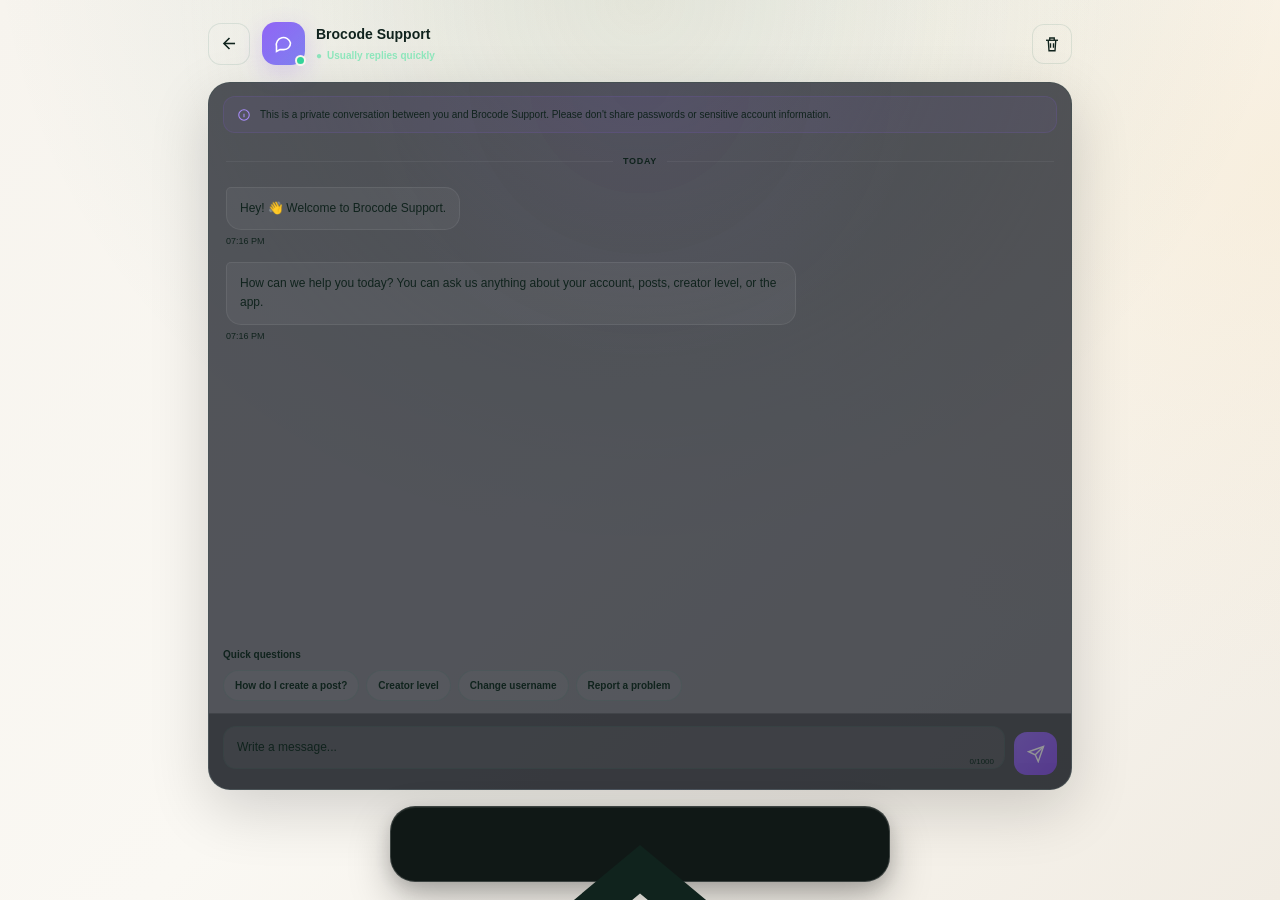
<file: support.html>
<!DOCTYPE html>
<html lang="en">
<head>
  <meta charset="UTF-8" />
  <meta
    name="viewport"
    content="width=device-width, initial-scale=1.0, viewport-fit=cover"
  />

  <title>Support · Brocode</title>

  <meta
    name="description"
    content="Contact Brocode support."
  />

  <link rel="stylesheet" href="css/style.css" />
  <link rel="stylesheet" href="css/components.css" />
  <link rel="stylesheet" href="css/responsive.css" />

  <style>
    /* =========================================
       BROCODE SUPPORT
    ========================================= */

    .support-page {
      min-height: 100vh;
      padding-bottom: 92px;
    }

    .support-container {
      width: min(100%, 900px);
      height: calc(100vh - 92px);
      min-height: 560px;
      margin: 0 auto;
      padding: 18px;
      display: flex;
      flex-direction: column;
    }

    /* Header */

    .support-header {
      flex: 0 0 auto;
      display: flex;
      align-items: center;
      justify-content: space-between;
      gap: 14px;
      padding: 4px 0 17px;
    }

    .support-header-left {
      display: flex;
      align-items: center;
      gap: 12px;
      min-width: 0;
    }

    .support-back {
      width: 42px;
      height: 42px;
      flex: 0 0 42px;
      display: grid;
      place-items: center;
      border: 1px solid var(--border);
      border-radius: 13px;
      background: rgba(255,255,255,.035);
      color: var(--text);
      cursor: pointer;
      transition: .2s ease;
    }

    .support-back:hover {
      background: rgba(255,255,255,.07);
      transform: translateX(-2px);
    }

    .support-back svg {
      width: 19px;
      height: 19px;
    }

    .support-agent {
      display: flex;
      align-items: center;
      gap: 11px;
      min-width: 0;
    }

    .support-avatar {
      position: relative;
      width: 43px;
      height: 43px;
      flex: 0 0 43px;
      display: grid;
      place-items: center;
      border-radius: 14px;
      background: linear-gradient(
        135deg,
        rgba(139,92,246,.95),
        rgba(99,102,241,.8)
      );
      color: white;
      box-shadow: 0 8px 25px rgba(124,58,237,.18);
    }

    .support-avatar svg {
      width: 21px;
      height: 21px;
    }

    .support-online-dot {
      position: absolute;
      right: -1px;
      bottom: -1px;
      width: 11px;
      height: 11px;
      border-radius: 50%;
      background: #34d399;
      border: 2px solid var(--bg);
    }

    .support-agent-info {
      min-width: 0;
    }

    .support-agent-name {
      margin: 0;
      color: var(--text);
      font-size: 14px;
      font-weight: 800;
    }

    .support-agent-status {
      display: flex;
      align-items: center;
      gap: 5px;
      margin-top: 3px;
      color: #8fe8bd;
      font-size: 10px;
      font-weight: 700;
    }

    .support-header-action {
      width: 40px;
      height: 40px;
      flex: 0 0 40px;
      display: grid;
      place-items: center;
      border: 1px solid var(--border);
      border-radius: 12px;
      background: rgba(255,255,255,.03);
      color: var(--muted);
      cursor: pointer;
    }

    .support-header-action:hover {
      color: var(--text);
      background: rgba(255,255,255,.06);
    }

    .support-header-action svg {
      width: 18px;
      height: 18px;
    }

    /* Chat Window */

    .support-chat {
      flex: 1 1 auto;
      min-height: 0;
      display: flex;
      flex-direction: column;
      overflow: hidden;
      border: 1px solid var(--border);
      border-radius: 22px;
      background:
        radial-gradient(
          circle at 50% 0%,
          rgba(139,92,246,.055),
          transparent 34%
        ),
        rgba(17,21,31,.72);
      box-shadow: 0 20px 60px rgba(0,0,0,.16);
    }

    /* Notice */

    .support-notice {
      flex: 0 0 auto;
      margin: 13px 14px 0;
      padding: 10px 13px;
      display: flex;
      align-items: flex-start;
      gap: 9px;
      border: 1px solid rgba(139,92,246,.13);
      border-radius: 12px;
      background: rgba(139,92,246,.055);
      color: var(--muted);
      font-size: 10px;
      line-height: 1.5;
    }

    .support-notice svg {
      width: 14px;
      height: 14px;
      flex: 0 0 14px;
      margin-top: 1px;
      color: #a78bfa;
    }

    /* Messages */

    .support-messages {
      flex: 1 1 auto;
      min-height: 0;
      overflow-y: auto;
      padding: 18px 17px 14px;
      scroll-behavior: smooth;
    }

    .support-messages::-webkit-scrollbar {
      width: 5px;
    }

    .support-messages::-webkit-scrollbar-thumb {
      background: rgba(255,255,255,.1);
      border-radius: 999px;
    }

    .message-day {
      display: flex;
      align-items: center;
      gap: 10px;
      margin: 4px 0 18px;
      color: var(--muted);
      font-size: 9px;
      font-weight: 700;
      text-transform: uppercase;
      letter-spacing: .08em;
    }

    .message-day::before,
    .message-day::after {
      content: "";
      height: 1px;
      flex: 1;
      background: rgba(255,255,255,.055);
    }

    .message {
      display: flex;
      margin-bottom: 14px;
      animation: messageIn .22s ease both;
    }

    @keyframes messageIn {
      from {
        opacity: 0;
        transform: translateY(5px);
      }
      to {
        opacity: 1;
        transform: translateY(0);
      }
    }

    .message.support {
      justify-content: flex-start;
    }

    .message.user {
      justify-content: flex-end;
    }

    .message-wrap {
      max-width: min(76%, 570px);
    }

    .message-bubble {
      padding: 11px 13px;
      border-radius: 15px;
      font-size: 12px;
      line-height: 1.6;
      word-break: break-word;
    }

    .message.support .message-bubble {
      border: 1px solid rgba(255,255,255,.07);
      border-top-left-radius: 5px;
      background: rgba(255,255,255,.045);
      color: var(--text);
    }

    .message.user .message-bubble {
      border: 1px solid rgba(139,92,246,.25);
      border-top-right-radius: 5px;
      background: linear-gradient(
        135deg,
        rgba(139,92,246,.9),
        rgba(124,58,237,.88)
      );
      color: white;
    }

    .message-time {
      margin-top: 5px;
      color: var(--muted);
      font-size: 9px;
    }

    .message.user .message-time {
      text-align: right;
    }

    /* Quick Questions */

    .support-quick {
      flex: 0 0 auto;
      padding: 0 14px 12px;
    }

    .support-quick-label {
      margin-bottom: 8px;
      color: var(--muted);
      font-size: 10px;
      font-weight: 700;
    }

    .quick-list {
      display: flex;
      gap: 7px;
      overflow-x: auto;
      scrollbar-width: none;
    }

    .quick-list::-webkit-scrollbar {
      display: none;
    }

    .quick-btn {
      flex: 0 0 auto;
      min-height: 31px;
      padding: 0 11px;
      border: 1px solid var(--border);
      border-radius: 999px;
      background: rgba(255,255,255,.025);
      color: var(--muted);
      font: inherit;
      font-size: 10px;
      font-weight: 650;
      cursor: pointer;
      transition: .2s ease;
    }

    .quick-btn:hover {
      color: var(--text);
      border-color: rgba(139,92,246,.25);
      background: rgba(139,92,246,.07);
    }

    /* Composer */

    .support-composer {
      flex: 0 0 auto;
      display: flex;
      align-items: flex-end;
      gap: 9px;
      padding: 12px 14px 14px;
      border-top: 1px solid rgba(255,255,255,.055);
      background: rgba(8,10,16,.35);
    }

    .support-input-wrap {
      flex: 1;
      position: relative;
    }

    .support-input {
      width: 100%;
      min-height: 43px;
      max-height: 110px;
      resize: none;
      padding: 12px 43px 12px 13px;
      border: 1px solid var(--border);
      border-radius: 13px;
      outline: none;
      background: rgba(255,255,255,.035);
      color: var(--text);
      font: inherit;
      font-size: 12px;
      line-height: 1.45;
      transition: .2s ease;
    }

    .support-input::placeholder {
      color: var(--muted);
    }

    .support-input:focus {
      border-color: rgba(139,92,246,.42);
      box-shadow: 0 0 0 3px rgba(139,92,246,.07);
    }

    .support-input-count {
      position: absolute;
      right: 11px;
      bottom: 7px;
      color: var(--muted);
      font-size: 8px;
      pointer-events: none;
    }

    .support-send {
      width: 43px;
      height: 43px;
      flex: 0 0 43px;
      display: grid;
      place-items: center;
      border: 0;
      border-radius: 13px;
      background: linear-gradient(
        135deg,
        #8b5cf6,
        #7c3aed
      );
      color: white;
      cursor: pointer;
      box-shadow: 0 9px 25px rgba(124,58,237,.2);
      transition: .2s ease;
    }

    .support-send:hover {
      transform: translateY(-2px);
      box-shadow: 0 12px 30px rgba(124,58,237,.28);
    }

    .support-send:disabled {
      opacity: .45;
      cursor: not-allowed;
      transform: none;
      box-shadow: none;
    }

    .support-send svg {
      width: 18px;
      height: 18px;
    }

    /* Mobile */

    @media (max-width: 600px) {
      .support-container {
        height: calc(100vh - 82px);
        min-height: 0;
        padding: 11px 10px 10px;
      }

      .support-header {
        padding-bottom: 11px;
      }

      .support-back {
        width: 39px;
        height: 39px;
        flex-basis: 39px;
      }

      .support-avatar {
        width: 39px;
        height: 39px;
        flex-basis: 39px;
        border-radius: 12px;
      }

      .support-agent-name {
        font-size: 13px;
      }

      .support-chat {
        border-radius: 19px;
      }

      .support-notice {
        margin: 10px 10px 0;
      }

      .support-messages {
        padding: 15px 11px 10px;
      }

      .message-wrap {
        max-width: 84%;
      }

      .message-bubble {
        font-size: 12px;
      }

      .support-quick {
        padding: 0 10px 10px;
      }

      .support-composer {
        padding: 10px;
      }
    }

    @media (max-height: 650px) {
      .support-container {
        padding-top: 8px;
      }

      .support-header {
        padding-bottom: 8px;
      }

      .support-notice {
        display: none;
      }
    }
  </style>
</head>

<body>

  <div class="support-page">

    <main class="support-container">

      <!-- Header -->
      <header class="support-header">

        <div class="support-header-left">

          <button
            class="support-back"
            type="button"
            onclick="history.back()"
            aria-label="Go back"
          >
            <svg viewBox="0 0 24 24" fill="none" stroke="currentColor" stroke-width="2">
              <path d="M19 12H5"/>
              <path d="M12 19l-7-7 7-7"/>
            </svg>
          </button>

          <div class="support-agent">

            <div class="support-avatar">

              <svg
                viewBox="0 0 24 24"
                fill="none"
                stroke="currentColor"
                stroke-width="1.8"
              >
                <path d="M20 11.5a7.5 7.5 0 0 1-7.5 7.5H8l-4 2v-5.5A7.5 7.5 0 1 1 20 11.5Z"/>
                <path d="M8 11h.01"/>
                <path d="M12 11h.01"/>
                <path d="M16 11h.01"/>
              </svg>

              <span class="support-online-dot"></span>

            </div>

            <div class="support-agent-info">

              <h1 class="support-agent-name">
                Brocode Support
              </h1>

              <div class="support-agent-status">
                <span>●</span>
                Usually replies quickly
              </div>

            </div>

          </div>

        </div>

        <button
          class="support-header-action"
          id="clearChatBtn"
          type="button"
          title="Clear conversation"
          aria-label="Clear conversation"
        >
          <svg
            viewBox="0 0 24 24"
            fill="none"
            stroke="currentColor"
            stroke-width="1.8"
          >
            <path d="M4 7h16"/>
            <path d="M9 7V4h6v3"/>
            <path d="M7 7l1 14h8l1-14"/>
            <path d="M10 11v6"/>
            <path d="M14 11v6"/>
          </svg>
        </button>

      </header>


      <!-- Chat -->
      <section class="support-chat">

        <div class="support-notice">

          <svg
            viewBox="0 0 24 24"
            fill="none"
            stroke="currentColor"
            stroke-width="1.8"
          >
            <circle cx="12" cy="12" r="9"/>
            <path d="M12 10v6"/>
            <path d="M12 7h.01"/>
          </svg>

          <span>
            This is a private conversation between you and Brocode Support.
            Please don't share passwords or sensitive account information.
          </span>

        </div>


        <!-- Messages -->
        <div
          class="support-messages"
          id="supportMessages"
          aria-live="polite"
        ></div>


        <!-- Quick Questions -->
        <div class="support-quick">

          <div class="support-quick-label">
            Quick questions
          </div>

          <div class="quick-list">

            <button
              class="quick-btn"
              type="button"
              data-question="How do I create a post?"
            >
              How do I create a post?
            </button>

            <button
              class="quick-btn"
              type="button"
              data-question="How does creator level work?"
            >
              Creator level
            </button>

            <button
              class="quick-btn"
              type="button"
              data-question="How can I change my username?"
            >
              Change username
            </button>

            <button
              class="quick-btn"
              type="button"
              data-question="I found a problem with the app."
            >
              Report a problem
            </button>

          </div>

        </div>


        <!-- Composer -->
        <form
          class="support-composer"
          id="supportForm"
        >

          <div class="support-input-wrap">

            <textarea
              class="support-input"
              id="supportInput"
              rows="1"
              maxlength="1000"
              placeholder="Write a message..."
              autocomplete="off"
            ></textarea>

            <span
              class="support-input-count"
              id="inputCount"
            >
              0/1000
            </span>

          </div>

          <button
            class="support-send"
            id="supportSend"
            type="submit"
            aria-label="Send message"
            title="Send message"
            disabled
          >
            <svg
              viewBox="0 0 24 24"
              fill="none"
              stroke="currentColor"
              stroke-width="1.9"
            >
              <path d="M22 2 11 13"/>
              <path d="m22 2-7 20-4-9-9-4Z"/>
            </svg>
          </button>

        </form>

      </section>

    </main>


    <!-- Bottom Navigation -->
    <nav class="bottom-nav" aria-label="Main navigation">

      <a
        href="index.html"
        class="bottom-nav-item"
      >
        <span class="bottom-nav-icon">
          <svg viewBox="0 0 24 24" fill="none" stroke="currentColor" stroke-width="1.8">
            <path d="M3 10.5 12 3l9 7.5"/>
            <path d="M5.5 9.5V21h13V9.5"/>
            <path d="M9.5 21v-6h5v6"/>
          </svg>
        </span>
        <span>Home</span>
      </a>

      <a
        href="explore.html"
        class="bottom-nav-item"
      >
        <span class="bottom-nav-icon">
          <svg viewBox="0 0 24 24" fill="none" stroke="currentColor" stroke-width="1.8">
            <circle cx="11" cy="11" r="6.5"/>
            <path d="m16 16 5 5"/>
          </svg>
        </span>
        <span>Explore</span>
      </a>

      <a
        href="support.html"
        class="bottom-nav-item active"
      >
        <span class="bottom-nav-icon">
          <svg viewBox="0 0 24 24" fill="none" stroke="currentColor" stroke-width="1.8">
            <path d="M20 11.5a7.5 7.5 0 0 1-7.5 7.5H8l-4 2v-5.5A7.5 7.5 0 1 1 20 11.5Z"/>
            <path d="M8 11h.01"/>
            <path d="M12 11h.01"/>
            <path d="M16 11h.01"/>
          </svg>
        </span>
        <span>Chat</span>
      </a>

      <a
        href="profile.html"
        class="bottom-nav-item"
      >
        <span class="bottom-nav-icon">
          <svg viewBox="0 0 24 24" fill="none" stroke="currentColor" stroke-width="1.8">
            <circle cx="12" cy="8" r="3.5"/>
            <path d="M5 21a7 7 0 0 1 14 0"/>
          </svg>
        </span>
        <span>Profile</span>
      </a>

    </nav>

  </div>


  <div
    class="toast"
    id="toast"
    role="status"
    aria-live="polite"
  ></div>


  <script src="js/app.js"></script>

  <script>
    /* =========================================
       BROCODE SUPPORT CHAT
       Demo/localStorage version
    ========================================= */

    const CHAT_KEY = "brocode_support_chat_v1";

    const messagesEl = document.getElementById("supportMessages");
    const inputEl = document.getElementById("supportInput");
    const sendBtn = document.getElementById("supportSend");
    const formEl = document.getElementById("supportForm");
    const inputCount = document.getElementById("inputCount");
    const clearChatBtn = document.getElementById("clearChatBtn");


    function escapeHTML(value) {
      if (
        window.BrocodeApp &&
        typeof window.BrocodeApp.escapeHTML === "function"
      ) {
        return window.BrocodeApp.escapeHTML(value);
      }

      return String(value ?? "")
        .replace(/&/g, "&amp;")
        .replace(/</g, "&lt;")
        .replace(/>/g, "&gt;")
        .replace(/"/g, "&quot;")
        .replace(/'/g, "&#039;");
    }


    function getChat() {
      try {
        const data = JSON.parse(
          localStorage.getItem(CHAT_KEY) || "[]"
        );

        return Array.isArray(data) ? data : [];
      } catch {
        return [];
      }
    }

    function saveChat(messages) {
      localStorage.setItem(
        CHAT_KEY,
        JSON.stringify(messages)
      );
    }


    function currentTime() {
      return new Date().toLocaleTimeString([], {
        hour: "2-digit",
        minute: "2-digit"
      });
    }


    function createDefaultChat() {
      return [
        {
          id: "welcome",
          type: "support",
          text: "Hey! 👋 Welcome to Brocode Support.",
          time: currentTime()
        },
        {
          id: "help",
          type: "support",
          text: "How can we help you today? You can ask us anything about your account, posts, creator level, or the app.",
          time: currentTime()
        }
      ];
    }


    function renderMessage(message) {
      const type =
        message.type === "user"
          ? "user"
          : "support";

      return `
        <div class="message ${type}">

          <div class="message-wrap">

            <div class="message-bubble">
              ${escapeHTML(message.text)}
            </div>

            <div class="message-time">
              ${escapeHTML(message.time || "")}
            </div>

          </div>

        </div>
      `;
    }


    function renderChat() {
      let messages = getChat();

      if (!messages.length) {
        messages = createDefaultChat();
        saveChat(messages);
      }

      messagesEl.innerHTML = `
        <div class="message-day">
          Today
        </div>

        ${messages.map(renderMessage).join("")}
      `;

      requestAnimationFrame(() => {
        messagesEl.scrollTop = messagesEl.scrollHeight;
      });
    }


    function updateComposer() {
      const value = inputEl.value.trim();

      sendBtn.disabled = !value;

      inputCount.textContent =
        `${inputEl.value.length}/1000`;
    }


    function autoResize() {
      inputEl.style.height = "auto";

      inputEl.style.height =
        Math.min(inputEl.scrollHeight, 110) + "px";
    }


    function addMessage(text, type = "user") {
      const cleanText = String(text || "").trim();

      if (!cleanText) return;

      const messages = getChat();

      messages.push({
        id:
          Date.now().toString() +
          Math.random().toString(16).slice(2),

        type,

        text: cleanText,

        time: currentTime()
      });

      saveChat(messages);

      renderChat();
    }


    function sendMessage(text) {
      const cleanText = String(text || "").trim();

      if (!cleanText) return;

      addMessage(cleanText, "user");

      inputEl.value = "";

      updateComposer();
      autoResize();

      /*
       * Demo response.
       * Real support system will later connect
       * to backend/admin support dashboard.
       */

      setTimeout(() => {

        const response =
          "Thanks for reaching out! Your message has been received. A Brocode Support member will get back to you soon.";

        addMessage(response, "support");

      }, 850);
    }


    formEl.addEventListener("submit", event => {
      event.preventDefault();

      sendMessage(inputEl.value);
    });


    inputEl.addEventListener("input", () => {
      updateComposer();
      autoResize();
    });


    inputEl.addEventListener("keydown", event => {

      if (
        event.key === "Enter" &&
        !event.shiftKey
      ) {
        event.preventDefault();

        if (!sendBtn.disabled) {
          sendMessage(inputEl.value);
        }
      }

    });


    document.querySelectorAll(
      "[data-question]"
    ).forEach(button => {

      button.addEventListener("click", () => {

        const question =
          button.dataset.question || "";

        inputEl.value = question;

        updateComposer();
        autoResize();

        inputEl.focus();

      });

    });


    clearChatBtn.addEventListener("click", () => {

      const confirmed = confirm(
        "Clear your support conversation?"
      );

      if (!confirmed) return;

      localStorage.removeItem(CHAT_KEY);

      renderChat();

      if (
        window.BrocodeApp &&
        typeof window.BrocodeApp.showToast === "function"
      ) {
        window.BrocodeApp.showToast(
          "Conversation cleared"
        );
      }

    });


    renderChat();
    updateComposer();
    autoResize();
  </script>

</body>
</html>
</file>
<file: css/style.css>
/* =========================================================
   BROCODE — PREMIUM EMERALD / CHAMPAGNE
   ========================================================= */

:root {
  /* Background */
  --bg: #F7F4EE;
  --bg-soft: #EEE9DF;

  /* Surfaces */
  --surface: #FFFDF8;
  --surface-2: #F8F3E9;
  --surface-3: #EFE7D9;

  /* Emerald */
  --emerald: #064E3B;
  --emerald-light: #0A6B50;
  --emerald-dark: #033528;

  /* Champagne */
  --champagne: #F8E7C9;
  --champagne-light: #FFF4DE;
  --champagne-dark: #DDBF91;

  /* Borders */
  --border: rgba(6, 78, 59, 0.10);
  --border-strong: rgba(6, 78, 59, 0.18);

  /* Text */
  --text: #10231D;
  --text-soft: #365047;
  --text-muted: #788780;

  /* Primary */
  --primary: #064E3B;
  --primary-light: #0A6B50;
  --primary-dark: #033528;

  /* Status */
  --success: #15966B;
  --danger: #D94B63;

  /* Radius */
  --radius-sm: 10px;
  --radius-md: 16px;
  --radius-lg: 22px;
  --radius-xl: 28px;

  /* Shadows */
  --shadow-sm:
    0 6px 20px rgba(6, 78, 59, 0.08);

  --shadow-md:
    0 14px 38px rgba(6, 78, 59, 0.11);

  --shadow-lg:
    0 25px 70px rgba(6, 78, 59, 0.15);

  /* Layout */
  --container: 760px;
  --nav-height: 76px;
  --topbar-height: 68px;

  /* Motion */
  --transition-fast: 160ms ease;
  --transition: 260ms cubic-bezier(0.2, 0.8, 0.2, 1);
  --transition-smooth: 420ms cubic-bezier(0.16, 1, 0.3, 1);
}


/* =========================================================
   RESET
   ========================================================= */

* {
  box-sizing: border-box;
  margin: 0;
  padding: 0;
}

html {
  scroll-behavior: smooth;
}

body {
  min-height: 100vh;

  background:
    radial-gradient(
      circle at 50% -12%,
      rgba(6, 78, 59, 0.13) 0%,
      rgba(6, 78, 59, 0.05) 28%,
      transparent 55%
    ),
    radial-gradient(
      circle at 100% 20%,
      rgba(248, 231, 201, 0.42) 0%,
      transparent 36%
    ),
    linear-gradient(
      135deg,
      #F7F4EE 0%,
      #FAF8F3 48%,
      #F1ECE3 100%
    );

  background-attachment: fixed;

  color: var(--text);

  font-family:
    "Inter",
    -apple-system,
    BlinkMacSystemFont,
    "Segoe UI",
    sans-serif;

  font-size: 15px;
  line-height: 1.5;

  -webkit-font-smoothing: antialiased;
  text-rendering: optimizeLegibility;

  overflow-x: hidden;
}


/* =========================================================
   SOFT PREMIUM OVERLAY
   ========================================================= */

body::before {
  content: "";

  position: fixed;
  inset: 0;

  pointer-events: none;

  background:
    radial-gradient(
      circle at 50% 0%,
      rgba(248, 231, 201, 0.18),
      transparent 42%
    );

  z-index: -1;
}


/* =========================================================
   GLOBAL ELEMENTS
   ========================================================= */

button,
input,
textarea,
select {
  font: inherit;
}

button {
  border: 0;
  cursor: pointer;
}

a {
  color: inherit;
  text-decoration: none;
}

img {
  max-width: 100%;
  display: block;
}


/* =========================================================
   APP SHELL
   ========================================================= */

.app-shell {
  min-height: 100vh;
  position: relative;
}


/* =========================================================
   TOP BAR
   ========================================================= */

.topbar {
  position: sticky;
  top: 0;
  z-index: 100;

  height: var(--topbar-height);

  display: flex;
  align-items: center;
  justify-content: space-between;

  padding: 0 18px;

  background:
    rgba(255, 253, 248, 0.84);

  border-bottom:
    1px solid var(--border);

  backdrop-filter: blur(22px);
  -webkit-backdrop-filter: blur(22px);

  box-shadow:
    0 5px 25px rgba(6, 78, 59, 0.04);
}


/* =========================================================
   BRAND
   ========================================================= */

.brand {
  display: inline-flex;
  align-items: center;
  gap: 11px;

  transition:
    transform var(--transition-fast),
    opacity var(--transition-fast);
}

.brand:hover {
  opacity: 0.92;
  transform: translateY(-1px);
}

.brand-mark {
  width: 36px;
  height: 36px;

  display: grid;
  place-items: center;

  border-radius: 11px;

  color: var(--emerald);

  font-size: 15px;
  font-weight: 900;

  background:
    linear-gradient(
      145deg,
      var(--champagne-light),
      var(--champagne)
    );

  border:
    1px solid rgba(6, 78, 59, 0.08);

  box-shadow:
    0 7px 22px rgba(248, 231, 201, 0.32);
}

.brand-text {
  display: flex;
  flex-direction: column;

  line-height: 1.05;
}

.brand-text strong {
  color: var(--text);

  font-size: 15px;
  font-weight: 800;

  letter-spacing: -0.02em;
}

.brand-text small {
  margin-top: 4px;

  color: var(--text-muted);

  font-size: 9px;
  font-weight: 650;

  letter-spacing: 0.09em;
  text-transform: uppercase;
}


/* =========================================================
   TOP ACTIONS
   ========================================================= */

.top-actions {
  display: flex;
  align-items: center;
  gap: 7px;
}

.icon-btn {
  width: 39px;
  height: 39px;

  position: relative;

  display: grid;
  place-items: center;

  border:
    1px solid var(--border);

  border-radius: 12px;

  color: var(--emerald);

  background:
    rgba(255, 255, 255, 0.48);

  transition:
    background var(--transition-fast),
    border-color var(--transition-fast),
    color var(--transition-fast),
    transform var(--transition-fast),
    box-shadow var(--transition-fast);
}

.icon-btn:hover {
  color: var(--emerald-dark);

  background:
    var(--champagne-light);

  border-color:
    rgba(6, 78, 59, 0.15);

  box-shadow:
    0 8px 22px rgba(6, 78, 59, 0.08);

  transform: translateY(-1px);
}

.icon-btn:active {
  transform: scale(0.94);
}

.icon-btn > span {
  font-size: 22px;
  line-height: 1;
}


/* =========================================================
   NOTIFICATION DOT
   ========================================================= */

.notification-btn i {
  width: 7px;
  height: 7px;

  position: absolute;
  top: 8px;
  right: 8px;

  border:
    2px solid var(--surface);

  border-radius: 50%;

  background:
    var(--danger);
}


/* =========================================================
   MAIN CONTENT
   ========================================================= */

.content {
  width: min(100%, var(--container));

  margin: 0 auto;

  padding:
    28px 16px
    calc(var(--nav-height) + 34px);
}


/* =========================================================
   WELCOME
   ========================================================= */

.welcome-row {
  display: flex;
  align-items: flex-end;
  justify-content: space-between;

  gap: 18px;

  margin-bottom: 25px;

  animation:
    fadeUp 500ms var(--transition-smooth) both;
}

.welcome-content {
  min-width: 0;
}

.eyebrow {
  display: inline-block;

  margin-bottom: 8px;

  color: var(--emerald);

  font-size: 9px;
  font-weight: 850;

  letter-spacing: 0.13em;
}

.welcome-content h1 {
  color: var(--text);

  font-size:
    clamp(25px, 6vw, 34px);

  font-weight: 850;

  letter-spacing: -0.045em;

  line-height: 1.08;
}

.subcopy {
  max-width: 520px;

  margin-top: 8px;

  color: var(--text-muted);

  font-size: 12px;
  line-height: 1.6;
}


/* =========================================================
   CREATE BUTTON
   ========================================================= */

.create-btn {
  min-width: 83px;
  height: 42px;

  flex-shrink: 0;

  display: inline-flex;
  align-items: center;
  justify-content: center;

  gap: 6px;

  padding: 0 15px;

  border-radius: 13px;

  color: var(--emerald);

  background:
    linear-gradient(
      135deg,
      var(--champagne-light) 0%,
      var(--champagne) 55%,
      var(--champagne-dark) 100%
    );

  border:
    1px solid rgba(6, 78, 59, 0.07);

  box-shadow:
    0 10px 28px rgba(248, 231, 201, 0.35);

  transition:
    transform var(--transition-fast),
    box-shadow var(--transition-fast),
    filter var(--transition-fast);
}

.create-btn:hover {
  transform: translateY(-2px);

  filter: brightness(1.025);

  box-shadow:
    0 14px 35px rgba(248, 231, 201, 0.48);
}

.create-btn:active {
  transform: scale(0.95);
}

.create-btn span {
  font-size: 19px;
  line-height: 1;
}

.create-btn b {
  font-size: 12px;
  font-weight: 800;
}


/* =========================================================
   CATEGORY
   ========================================================= */

.category-wrap {
  position: relative;

  margin:
    0 -16px
    25px;

  overflow: hidden;
}

.category-slider {
  width: 100%;

  display: flex;
  align-items: center;

  gap: 9px;

  padding:
    5px 38px 10px;

  overflow-x: auto;
  overflow-y: hidden;

  scroll-behavior: smooth;
  scroll-snap-type: x mandatory;

  scrollbar-width: none;

  overscroll-behavior-x: contain;
}

.category-slider::-webkit-scrollbar {
  display: none;
}


/* =========================================================
   CATEGORY BUTTON
   ========================================================= */

.category-item {
  height: 38px;

  flex: 0 0 auto;

  display: inline-flex;
  align-items: center;
  justify-content: center;

  padding: 0 17px;

  border:
    1px solid var(--border);

  border-radius: 999px;

  color: var(--text-soft);

  background:
    rgba(255, 255, 255, 0.55);

  font-size: 11px;
  font-weight: 700;

  white-space: nowrap;

  scroll-snap-align: center;

  transition:
    color var(--transition),
    background var(--transition),
    border-color var(--transition),
    transform var(--transition),
    box-shadow var(--transition);
}

.category-item:hover {
  color: var(--emerald);

  background:
    var(--champagne-light);

  border-color:
    rgba(6, 78, 59, 0.14);
}

.category-item.active {
  color: var(--emerald);

  background:
    linear-gradient(
      135deg,
      #FFF4DE 0%,
      #F8E7C9 55%,
      #EBD0A5 100%
    );

  border-color:
    rgba(6, 78, 59, 0.06);

  box-shadow:
    0 9px 26px rgba(248, 231, 201, 0.45);

  transform:
    scale(1.035);
}


/* =========================================================
   CATEGORY ARROWS
   ========================================================= */

.category-arrow {
  width: 28px;
  height: 28px;

  position: absolute;
  top: 10px;

  z-index: 5;

  display: grid;
  place-items: center;

  border:
    1px solid var(--border);

  border-radius: 50%;

  color: var(--emerald);

  background:
    rgba(255, 253, 248, 0.92);

  backdrop-filter: blur(10px);

  font-size: 21px;

  transition:
    transform var(--transition-fast),
    color var(--transition-fast),
    background var(--transition-fast),
    border-color var(--transition-fast);
}

.category-arrow:hover {
  color: var(--emerald);

  background:
    var(--champagne-light);

  border-color:
    rgba(6, 78, 59, 0.16);

  transform: scale(1.08);
}

.category-arrow:active {
  transform: scale(0.92);
}

.category-arrow.left {
  left: 8px;
}

.category-arrow.right {
  right: 8px;
}


/* =========================================================
   FEED TOOLBAR
   ========================================================= */

.feed-toolbar {
  display: flex;
  align-items: center;
  justify-content: space-between;

  margin-bottom: 12px;

  animation:
    fadeUp 600ms var(--transition-smooth) both;
}

.feed-meta {
  display: flex;
  align-items: center;
  gap: 7px;

  color: var(--text-muted);

  font-size: 10px;
  font-weight: 650;
}

.post-count {
  color: var(--text-soft);
}

.live-dot {
  width: 5px;
  height: 5px;

  border-radius: 50%;

  background:
    var(--success);

  box-shadow:
    0 0 0 4px rgba(21, 150, 107, 0.10);

  animation:
    livePulse 2s infinite;
}

.live-text {
  color: var(--text-muted);
}


/* =========================================================
   SORT BUTTON
   ========================================================= */

.sort-btn {
  height: 32px;

  display: inline-flex;
  align-items: center;

  gap: 6px;

  padding: 0 10px;

  border:
    1px solid var(--border);

  border-radius: 9px;

  color: var(--text-soft);

  background:
    rgba(255, 255, 255, 0.60);

  font-size: 10px;
  font-weight: 700;

  transition:
    background var(--transition-fast),
    border-color var(--transition-fast),
    color var(--transition-fast);
}

.sort-btn:hover {
  color: var(--emerald);

  background:
    var(--champagne-light);

  border-color:
    rgba(6, 78, 59, 0.15);
}

.sort-btn span {
  font-size: 12px;
}


/* =========================================================
   FEED
   ========================================================= */

.feed {
  display: flex;
  flex-direction: column;

  gap: 11px;
}


/* =========================================================
   SCROLLBAR
   ========================================================= */

::-webkit-scrollbar {
  width: 7px;
  height: 7px;
}

::-webkit-scrollbar-track {
  background: transparent;
}

::-webkit-scrollbar-thumb {
  border-radius: 999px;

  background:
    rgba(6, 78, 59, 0.15);
}

::-webkit-scrollbar-thumb:hover {
  background:
    rgba(6, 78, 59, 0.25);
}


/* =========================================================
   SELECTION
   ========================================================= */

::selection {
  color: var(--emerald);

  background:
    var(--champagne);
}


/* =========================================================
   FOCUS
   ========================================================= */

:focus-visible {
  outline:
    2px solid var(--emerald);

  outline-offset: 3px;
}


/* =========================================================
   TOAST
   ========================================================= */

.toast {
  position: fixed;

  left: 50%;
  bottom:
    calc(var(--nav-height) + 18px);

  z-index: 300;

  min-width: 190px;
  max-width:
    calc(100vw - 32px);

  padding:
    11px 15px;

  border:
    1px solid rgba(248, 231, 201, 0.22);

  border-radius: 13px;

  color:
    var(--champagne-light);

  background:
    linear-gradient(
      135deg,
      rgba(6, 78, 59, 0.97),
      rgba(3, 53, 40, 0.97)
    );

  box-shadow:
    0 18px 45px rgba(6, 78, 59, 0.22);

  backdrop-filter:
    blur(18px);

  font-size: 11px;
  font-weight: 650;

  text-align: center;

  opacity: 0;
  visibility: hidden;

  transform:
    translate(-50%, 12px)
    scale(0.96);

  transition:
    opacity var(--transition),
    visibility var(--transition),
    transform var(--transition);
}

.toast.show {
  opacity: 1;
  visibility: visible;

  transform:
    translate(-50%, 0)
    scale(1);
}


/* =========================================================
   ANIMATIONS
   ========================================================= */

@keyframes fadeUp {

  from {
    opacity: 0;
    transform:
      translateY(14px);
  }

  to {
    opacity: 1;
    transform:
      translateY(0);
  }

}


@keyframes notificationPulse {

  0%,
  100% {
    transform: scale(1);
    opacity: 1;
  }

  50% {
    transform: scale(1.25);
    opacity: 0.7;
  }

}


@keyframes livePulse {

  0% {
    box-shadow:
      0 0 0 0
      rgba(21, 150, 107, 0.20);
  }

  70% {
    box-shadow:
      0 0 0 6px
      rgba(21, 150, 107, 0);
  }

  100% {
    box-shadow:
      0 0 0 0
      rgba(21, 150, 107, 0);
  }

}


/* =========================================================
   MOBILE
   ========================================================= */

@media (max-width: 560px) {

  :root {
    --topbar-height: 62px;
    --nav-height: 72px;
  }

  body {
    background:
      radial-gradient(
        circle at 50% -8%,
        rgba(6, 78, 59, 0.15),
        transparent 52%
      ),
      linear-gradient(
        145deg,
        #F7F4EE 0%,
        #FBF9F5 55%,
        #F0EAE0 100%
      );

    background-attachment: fixed;
  }

  .topbar {
    padding:
      0 14px;
  }

  .content {
    padding:
      24px 14px
      calc(var(--nav-height) + 28px);
  }

  .welcome-row {
    align-items: center;
  }

  .welcome-content h1 {
    font-size: 27px;
  }

  .subcopy {
    font-size: 11px;
  }

  .create-btn {
    min-width: 72px;
    height: 38px;

    padding:
      0 12px;
  }

  .category-wrap {
    margin-left: -14px;
    margin-right: -14px;
  }

  .category-slider {
    padding-left: 38px;
    padding-right: 38px;
  }

}


/* =========================================================
   VERY SMALL DEVICES
   ========================================================= */

@media (max-width: 380px) {

  .brand-text {
    display: none;
  }

  .welcome-row {
    gap: 10px;
  }

  .welcome-content h1 {
    font-size: 24px;
  }

  .create-btn b {
    display: none;
  }

  .create-btn {
    width: 40px;
    min-width: 40px;

    padding: 0;
  }

}


/* =========================================================
   REDUCED MOTION
   ========================================================= */

@media (prefers-reduced-motion: reduce) {

  html {
    scroll-behavior: auto;
  }

  *,
  *::before,
  *::after {
    animation-duration:
      0.01ms !important;

    animation-iteration-count:
      1 !important;

    transition-duration:
      0.01ms !important;

    scroll-behavior:
      auto !important;
  }

}
/* Space for floating bottom navigation */

.content {
  padding-bottom: 125px !important;
}
</file>
<file: css/components.css>
/* =========================================================
   BROCODE — COMPONENTS
   ========================================================= */


/* =========================================================
   POST CARD
   ========================================================= */

.post-card {
  position: relative;

  padding: 17px;

  border: 1px solid var(--border);

  border-radius: var(--radius-lg);

  background:
    linear-gradient(
      145deg,
      rgba(255, 255, 255, 0.045),
      rgba(255, 255, 255, 0.018)
    );

  box-shadow: var(--shadow-sm);

  overflow: hidden;

  animation:
    postReveal 500ms var(--transition-smooth) both;

  transition:
    transform var(--transition),
    border-color var(--transition),
    background var(--transition),
    box-shadow var(--transition);
}

.post-card::before {
  content: "";

  position: absolute;

  top: 0;
  left: 18px;
  right: 18px;

  height: 1px;

  background:
    linear-gradient(
      90deg,
      transparent,
      rgba(167, 139, 250, 0.3),
      transparent
    );

  opacity: 0;

  transition: opacity var(--transition);
}

.post-card:hover {
  transform: translateY(-2px);

  border-color: var(--border-strong);

  background:
    linear-gradient(
      145deg,
      rgba(255, 255, 255, 0.06),
      rgba(255, 255, 255, 0.025)
    );

  box-shadow: var(--shadow-md);
}

.post-card:hover::before {
  opacity: 1;
}

/* =========================================================
   POST HEADER
   ========================================================= */

.post-header {
  display: flex;
  align-items: center;
  justify-content: space-between;

  gap: 12px;

  margin-bottom: 13px;
}

.post-author {
  min-width: 0;

  display: flex;
  align-items: center;

  gap: 9px;
}

.author-avatar {
  width: 34px;
  height: 34px;

  flex: 0 0 34px;

  display: grid;
  place-items: center;

  border: 1px solid rgba(255, 255, 255, 0.1);

  border-radius: 11px;

  color: white;

  background:
    linear-gradient(
      145deg,
      #242b3a,
      #151a25
    );

  font-size: 11px;
  font-weight: 800;
}

.author-info {
  min-width: 0;

  display: flex;
  flex-direction: column;

  gap: 2px;
}

.author-name {
  overflow: hidden;

  color: var(--text);

  font-size: 11px;
  font-weight: 750;

  text-overflow: ellipsis;
  white-space: nowrap;
}

.author-meta {
  display: flex;
  align-items: center;

  gap: 5px;

  color: var(--text-muted);

  font-size: 9px;
  font-weight: 500;
}

.author-meta .creator-level {
  color: var(--primary-light);
}

.post-menu {
  width: 29px;
  height: 29px;

  flex: 0 0 29px;

  display: grid;
  place-items: center;

  border: 1px solid transparent;

  border-radius: 9px;

  color: var(--text-muted);

  background: transparent;

  font-size: 17px;

  transition:
    background var(--transition-fast),
    color var(--transition-fast);
}

.post-menu:hover {
  color: var(--text);

  background: rgba(255, 255, 255, 0.06);
}


/* =========================================================
   CATEGORY BADGE
   ========================================================= */

.post-category {
  display: inline-flex;
  align-items: center;

  min-height: 24px;

  margin-bottom: 10px;

  padding: 0 9px;

  border: 1px solid rgba(139, 92, 246, 0.16);

  border-radius: 999px;

  color: var(--primary-light);

  background: rgba(139, 92, 246, 0.08);

  font-size: 8px;
  font-weight: 800;

  letter-spacing: 0.06em;
  text-transform: uppercase;
}


/* =========================================================
   POST CONTENT
   ========================================================= */

.post-title {
  margin-bottom: 7px;

  color: var(--text);

  font-size: 16px;
  font-weight: 750;

  letter-spacing: -0.025em;

  line-height: 1.35;
}

.post-content {
  color: var(--text-soft);

  font-size: 12px;
  font-weight: 450;

  line-height: 1.72;

  white-space: pre-wrap;

  overflow-wrap: anywhere;
}


/* =========================================================
   POST FOOTER
   ========================================================= */

.post-footer {
  display: flex;
  align-items: center;
  justify-content: space-between;

  gap: 10px;

  margin-top: 16px;
  padding-top: 13px;

  border-top: 1px solid var(--border);
}

.post-actions {
  display: flex;
  align-items: center;

  gap: 5px;
}

.post-action {
  min-height: 32px;

  display: inline-flex;
  align-items: center;

  gap: 5px;

  padding: 0 9px;

  border: 1px solid transparent;

  border-radius: 9px;

  color: var(--text-muted);

  background: transparent;

  font-size: 10px;
  font-weight: 650;

  transition:
    color var(--transition-fast),
    background var(--transition-fast),
    border-color var(--transition-fast),
    transform var(--transition-fast);
}

.post-action:hover {
  color: var(--text-soft);

  border-color: var(--border);

  background: rgba(255, 255, 255, 0.04);
}

.post-action:active {
  transform: scale(0.92);
}

.post-action .action-icon {
  font-size: 14px;
  line-height: 1;
}

.post-action.liked {
  color: #ff6d8b;

  background: rgba(255, 92, 122, 0.07);

  border-color: rgba(255, 92, 122, 0.12);
}

.post-action.saved {
  color: var(--primary-light);

  background: rgba(139, 92, 246, 0.07);

  border-color: rgba(139, 92, 246, 0.12);
}


/* =========================================================
   LIKE POP ANIMATION
   ========================================================= */

.post-action.like-pop {
  animation: likePop 360ms cubic-bezier(0.2, 1.5, 0.4, 1);
}

@keyframes likePop {

  0% {
    transform: scale(1);
  }

  45% {
    transform: scale(1.25);
  }

  100% {
    transform: scale(1);
  }

}


/* =========================================================
   SHARE / COMMENT COUNT
   ========================================================= */

.action-count {
  min-width: 8px;

  font-variant-numeric: tabular-nums;
}


/* =========================================================
   POST TIME
   ========================================================= */

.post-time {
  flex-shrink: 0;

  color: var(--text-muted);

  font-size: 9px;
  font-weight: 550;
}


/* =========================================================
   EMPTY STATE
   ========================================================= */

.empty-state {
  min-height: 230px;

  display: flex;
  flex-direction: column;
  align-items: center;
  justify-content: center;

  padding: 35px 20px;

  border: 1px dashed var(--border-strong);

  border-radius: var(--radius-lg);

  text-align: center;

  animation: fadeUp 400ms var(--transition-smooth) both;
}

.empty-icon {
  width: 48px;
  height: 48px;

  display: grid;
  place-items: center;

  margin-bottom: 13px;

  border: 1px solid var(--border);

  border-radius: 15px;

  color: var(--primary-light);

  background: rgba(139, 92, 246, 0.08);

  font-size: 20px;
}

.empty-state h3 {
  margin-bottom: 5px;

  color: var(--text);

  font-size: 14px;
  font-weight: 750;
}

.empty-state p {
  max-width: 320px;

  color: var(--text-muted);

  font-size: 10px;
  line-height: 1.6;
}


/* =========================================================
   LOADING SKELETON
   ========================================================= */

.skeleton {
  position: relative;

  overflow: hidden;

  background: rgba(255, 255, 255, 0.055);
}

.skeleton::after {
  content: "";

  position: absolute;
  inset: 0;

  background:
    linear-gradient(
      90deg,
      transparent,
      rgba(255, 255, 255, 0.055),
      transparent
    );

  transform: translateX(-100%);

  animation: skeletonShimmer 1.4s infinite;
}

.skeleton-post {
  height: 190px;

  border: 1px solid var(--border);

  border-radius: var(--radius-lg);
}

@keyframes skeletonShimmer {

  100% {
    transform: translateX(100%);
  }

}


/* =========================================================
   DROPDOWN
   ========================================================= */

.dropdown {
  position: absolute;

  min-width: 150px;

  padding: 6px;

  border: 1px solid var(--border-strong);

  border-radius: 13px;

  background: rgba(18, 22, 31, 0.96);

  box-shadow: var(--shadow-lg);

  backdrop-filter: blur(18px);

  z-index: 150;

  animation:
    dropdownIn 180ms ease both;
}

.dropdown-item {
  width: 100%;

  min-height: 36px;

  display: flex;
  align-items: center;

  padding: 0 10px;

  border-radius: 8px;

  color: var(--text-soft);

  background: transparent;

  font-size: 10px;
  font-weight: 600;

  text-align: left;

  transition:
    background var(--transition-fast),
    color var(--transition-fast);
}

.dropdown-item:hover {
  color: var(--text);

  background: rgba(255, 255, 255, 0.06);
}

.dropdown-item.danger {
  color: var(--danger);
}

@keyframes dropdownIn {

  from {
    opacity: 0;
    transform: translateY(-5px) scale(0.97);
  }

  to {
    opacity: 1;
    transform: translateY(0) scale(1);
  }

}


/* =========================================================
   MODAL
   ========================================================= */

.modal-overlay {
  position: fixed;
  inset: 0;

  z-index: 250;

  display: flex;
  align-items: center;
  justify-content: center;

  padding: 18px;

  background: rgba(0, 0, 0, 0.65);

  backdrop-filter: blur(8px);

  animation: overlayIn 180ms ease both;
}

.modal {
  width: min(100%, 440px);

  padding: 20px;

  border: 1px solid var(--border-strong);

  border-radius: var(--radius-xl);

  background: var(--surface);

  box-shadow: var(--shadow-lg);

  animation: modalIn 300ms var(--transition-smooth) both;
}

.modal-title {
  margin-bottom: 6px;

  color: var(--text);

  font-size: 18px;
  font-weight: 800;
}

.modal-description {
  margin-bottom: 18px;

  color: var(--text-muted);

  font-size: 11px;
  line-height: 1.6;
}

.modal-actions {
  display: flex;
  justify-content: flex-end;

  gap: 8px;

  margin-top: 20px;
}

.modal-btn {
  min-height: 38px;

  padding: 0 14px;

  border-radius: 10px;

  font-size: 10px;
  font-weight: 700;
}

.modal-btn.secondary {
  color: var(--text-soft);

  border: 1px solid var(--border);

  background: rgba(255, 255, 255, 0.04);
}

.modal-btn.primary {
  color: white;

  background:
    linear-gradient(
      135deg,
      var(--primary-light),
      var(--primary-dark)
    );
}

@keyframes overlayIn {

  from {
    opacity: 0;
  }

  to {
    opacity: 1;
  }

}

@keyframes modalIn {

  from {
    opacity: 0;
    transform: translateY(15px) scale(0.96);
  }

  to {
    opacity: 1;
    transform: translateY(0) scale(1);
  }

}


/* =========================================================
   POST REVEAL
   ========================================================= */

@keyframes postReveal {

  from {
    opacity: 0;
    transform: translateY(12px);
  }

  to {
    opacity: 1;
    transform: translateY(0);
  }

}


/* =========================================================
   STAGGERED POST ANIMATION
   ========================================================= */

.post-card:nth-child(1) {
  animation-delay: 40ms;
}

.post-card:nth-child(2) {
  animation-delay: 80ms;
}

.post-card:nth-child(3) {
  animation-delay: 120ms;
}

.post-card:nth-child(4) {
  animation-delay: 160ms;
}

.post-card:nth-child(5) {
  animation-delay: 200ms;
}

.post-card:nth-child(6) {
  animation-delay: 240ms;
}


/* =========================================================
   MOBILE POST TUNING
   ========================================================= */

@media (max-width: 560px) {

  .post-card {
    padding: 15px;

    border-radius: 18px;
  }

  .post-title {
    font-size: 15px;
  }

  .post-content {
    font-size: 11.5px;
  }

  .post-action {
    padding: 0 7px;
  }

  .post-time {
    font-size: 8px;
  }

}


/* =========================================================
   TOUCH DEVICES
   ========================================================= */

@media (hover: none) {

  .post-card:hover {
    transform: none;

    box-shadow: var(--shadow-sm);
  }

  .post-card:hover::before {
    opacity: 0;
  }

}
/* =========================================================
   BROCODE — POST MENU / ACTION BAR UPDATE
   ========================================================= */

/* Remove the opened "Remove saved / Report" dropdown */
.post-card .dropdown {
  display: none !important;
}


/* =========================================================

/* =========================================================
   BROCODE — POST ACTION BAR
   ========================================================= */

/* The three-dot menu and its dropdown are intentionally removed. */
.post-card .post-menu-wrap,
.post-card .post-menu,
.post-card .post-dropdown,
.post-card .dropdown {
  display: none !important;
}

.post-footer {
  display: flex;
  align-items: center;
  width: 100%;
  margin-top: 16px;
  padding-top: 13px;
  border-top: 1px solid var(--border);
}

.post-actions {
  width: 100%;
  display: flex;
  align-items: center;
  gap: 6px;
  min-width: 0;
}

.post-action {
  min-height: 36px;
  display: inline-flex;
  align-items: center;
  justify-content: center;
  gap: 7px;
  padding: 0 10px;
  border: 1px solid transparent;
  border-radius: 10px;
  color: var(--text-muted);
  background: transparent;
  font-size: 11px;
  font-weight: 650;
  white-space: nowrap;
  transition:
    color var(--transition-fast),
    background var(--transition-fast),
    border-color var(--transition-fast),
    transform var(--transition-fast);
}

.post-action:hover {
  color: var(--text-soft);
  background: rgba(6, 78, 59, 0.055);
  border-color: var(--border);
}

.post-action:active {
  transform: scale(0.94);
}

.post-action .action-icon {
  width: 19px;
  height: 19px;
  display: inline-flex;
  align-items: center;
  justify-content: center;
  flex: 0 0 19px;
  font-size: 18px;
  line-height: 1;
}

.post-action .action-count {
  min-width: 8px;
  font-size: 10px;
  font-weight: 650;
  font-variant-numeric: tabular-nums;
}

/* JS outputs Save before Share; CSS places Share before Saved visually. */
.post-action.like-action { order: 1; }
.post-action[data-action="comment"] { order: 2; }
.post-action.share-action { order: 3; }
.post-action.save-action { order: 4; margin-left: auto; }

.post-action.liked {
  color: #d94b63;
  background: rgba(217, 75, 99, 0.07);
  border-color: rgba(217, 75, 99, 0.12);
}

.post-action.saved {
  min-height: 36px;
  color: var(--primary);
  background: rgba(248, 231, 201, 0.55);
  border-color: rgba(6, 78, 59, 0.12);
}

.post-action.saved:hover {
  color: var(--primary-dark);
  background: rgba(248, 231, 201, 0.75);
  border-color: rgba(6, 78, 59, 0.18);
}

.post-action.saved .action-icon {
  color: var(--primary);
  font-size: 18px;
}

@media (max-width: 560px) {
  .post-actions { gap: 3px; }

  .post-action {
    min-height: 35px;
    padding: 0 7px;
    gap: 5px;
    font-size: 10px;
  }

  .post-action .action-icon {
    width: 18px;
    height: 18px;
    flex-basis: 18px;
    font-size: 17px;
  }

  .post-action .action-count {
    font-size: 9px;
  }
}

@media (max-width: 380px) {
  .post-action {
    padding: 0 5px;
    gap: 4px;
  }

  .post-action .action-icon {
    width: 17px;
    height: 17px;
    flex-basis: 17px;
    font-size: 16px;
  }
}

/* =========================================================
   BROCODE — PREMIUM FLOATING BOTTOM NAV
   CLEAN FINAL VERSION
   ========================================================= */

.bottom-nav {
  position: fixed !important;

  left: 50% !important;
  bottom: 18px !important;

  width: min(560px, calc(100vw - 80px)) !important;
  height: 76px !important;

  margin: 0 !important;
  padding: 0 !important;

  transform: translateX(-50%) !important;

  background: #101816 !important;

  border: 1px solid rgba(255, 255, 255, 0.18) !important;
  border-radius: 25px !important;

  box-shadow:
    0 18px 42px rgba(0, 0, 0, 0.25),
    0 6px 18px rgba(0, 0, 0, 0.16),
    inset 0 1px 0 rgba(255, 255, 255, 0.08) !important;

  z-index: 99999 !important;

  overflow: visible !important;

  box-sizing: border-box !important;
}


/* =========================================================
   INNER
   ========================================================= */

.bottom-nav .bottom-nav-inner {
  position: relative !important;

  width: 100% !important;
  height: 76px !important;

  display: grid !important;
  grid-template-columns: repeat(4, 1fr) !important;

  align-items: stretch !important;

  margin: 0 !important;
  padding: 0 !important;

  overflow: visible !important;
}


/* =========================================================
   EVERY NAV ITEM
   ========================================================= */

.bottom-nav .nav-item {
  position: relative !important;

  width: 100% !important;
  height: 76px !important;

  display: flex !important;
  flex-direction: column !important;

  align-items: center !important;
  justify-content: center !important;

  gap: 5px !important;

  margin: 0 !important;
  padding: 0 !important;

  background: transparent !important;
  border: 0 !important;

  color: rgba(255, 255, 255, 0.52) !important;

  text-decoration: none !important;

  font-family:
    "Inter",
    -apple-system,
    BlinkMacSystemFont,
    "Segoe UI",
    sans-serif !important;

  font-size: 10px !important;
  font-weight: 600 !important;

  box-sizing: border-box !important;

  overflow: visible !important;

  transform: none !important;
}


/* =========================================================
   NORMAL ICON
   ========================================================= */

.bottom-nav .nav-item .nav-icon {
  position: relative !important;

  width: 24px !important;
  height: 24px !important;

  display: flex !important;
  align-items: center !important;
  justify-content: center !important;

  margin: 0 !important;
  padding: 0 !important;

  color: rgba(255, 255, 255, 0.70) !important;

  font-size: 20px !important;
  line-height: 1 !important;

  z-index: 5 !important;

  box-sizing: border-box !important;
}


/* =========================================================
   NORMAL LABEL
   ========================================================= */

.bottom-nav .nav-item .nav-label {
  display: block !important;

  width: auto !important;
  height: auto !important;

  margin: 0 !important;
  padding: 0 !important;

  color: rgba(255, 255, 255, 0.52) !important;

  font-size: 9px !important;
  line-height: 1 !important;
  font-weight: 600 !important;

  opacity: 1 !important;
  visibility: visible !important;

  white-space: nowrap !important;

  z-index: 5 !important;
}


/* =========================================================
   ACTIVE ITEM
   ========================================================= */

.bottom-nav .nav-item.active {
  position: relative !important;

  transform: none !important;

  color: #f2bf60 !important;

  z-index: 20 !important;
}


/* =========================================================
   ACTIVE GOLD CIRCLE

   Circle ka center bar ke TOP EDGE par hai.
   Isliye aadha circle bar ke bahar niklega.
   ========================================================= */

.bottom-nav .nav-item.active::before {
  content: "" !important;

  position: absolute !important;

  left: 50% !important;
  top: 0 !important;

  width: 64px !important;
  height: 64px !important;

  transform: translate(-50%, -50%) !important;

  border-radius: 50% !important;

  background:
    radial-gradient(
      circle at 34% 27%,
      #fff5d7 0%,
      #ffdc87 30%,
      #f4bd55 63%,
      #d99529 100%
    ) !important;

  border: 2px solid rgba(255, 239, 190, 0.95) !important;

  box-shadow:
    0 5px 10px rgba(0, 0, 0, 0.22),
    0 8px 24px rgba(222, 158, 44, 0.34),
    0 0 0 5px rgba(247, 209, 125, 0.08) !important;

  pointer-events: none !important;

  z-index: 1 !important;
}


/* =========================================================
   ACTIVE ICON

   IMPORTANT:
   Icon normal layout se bahar hai.
   Isse baaki 3 items disturb nahi honge.
   ========================================================= */

.bottom-nav .nav-item.active .nav-icon {
  position: absolute !important;

  left: 50% !important;
  top: 0 !important;

  width: 64px !important;
  height: 64px !important;

  margin: 0 !important;
  padding: 0 !important;

  transform: translate(-50%, -50%) !important;

  display: flex !important;
  align-items: center !important;
  justify-content: center !important;

  color: #17201e !important;

  font-size: 27px !important;
  line-height: 1 !important;

  z-index: 5 !important;
}


/* =========================================================
   ACTIVE LABEL

   Circle ke neeche bar ke andar.
   ========================================================= */

.bottom-nav .nav-item.active .nav-label {
  position: absolute !important;

  left: 50% !important;
  bottom: 12px !important;

  transform: translateX(-50%) !important;

  margin: 0 !important;
  padding: 0 !important;

  color: #efbd5e !important;

  font-size: 9px !important;
  line-height: 1 !important;

  font-weight: 700 !important;

  opacity: 1 !important;
  visibility: visible !important;

  white-space: nowrap !important;

  z-index: 8 !important;
}


/* =========================================================
   NORMAL ITEMS — FIXED POSITION
   ========================================================= */

.bottom-nav .nav-item:not(.active) .nav-icon {
  position: absolute !important;

  left: 50% !important;
  top: 20px !important;

  transform: translateX(-50%) !important;
}


.bottom-nav .nav-item:not(.active) .nav-label {
  position: absolute !important;

  left: 50% !important;
  bottom: 12px !important;

  transform: translateX(-50%) !important;
}


/* =========================================================
   HOVER
   ========================================================= */

.bottom-nav .nav-item:not(.active):hover .nav-icon {
  color: #ffffff !important;
}

.bottom-nav .nav-item:not(.active):hover .nav-label {
  color: rgba(255,255,255,.82) !important;
}


/* =========================================================
   MOBILE
   ========================================================= */

@media (max-width: 600px) {

  .bottom-nav {
    width: min(560px, calc(100vw - 56px)) !important;

    height: 72px !important;

    bottom: 14px !important;

    border-radius: 24px !important;
  }


  .bottom-nav .bottom-nav-inner {
    height: 72px !important;
  }


  .bottom-nav .nav-item {
    height: 72px !important;
  }


  .bottom-nav .nav-item .nav-icon {
    width: 23px !important;
    height: 23px !important;

    font-size: 19px !important;
  }


  .bottom-nav .nav-item:not(.active) .nav-icon {
    top: 19px !important;
  }


  .bottom-nav .nav-item:not(.active) .nav-label {
    bottom: 11px !important;

    font-size: 8px !important;
  }


  .bottom-nav .nav-item.active::before {
    width: 60px !important;
    height: 60px !important;
  }


  .bottom-nav .nav-item.active .nav-icon {
    width: 60px !important;
    height: 60px !important;

    font-size: 25px !important;
  }


  .bottom-nav .nav-item.active .nav-label {
    bottom: 11px !important;

    font-size: 8px !important;
  }

}


/* =========================================================
   CONTENT SPACE
   ========================================================= */

.content {
  padding-bottom: 115px !important;
}
</file>
<file: css/responsive.css>
/* =========================================================
   BROCODE — RESPONSIVE SYSTEM
   ========================================================= */


/* =========================================================
   BASE MOBILE
   ========================================================= */

.content {
  width: 100%;
  max-width: var(--container);
}


/* =========================================================
   SMALL MOBILE — 320px+
   ========================================================= */

@media (min-width: 320px) {

  .topbar {
    padding-left: 13px;
    padding-right: 13px;
  }

  .content {
    padding-left: 13px;
    padding-right: 13px;
  }

  .welcome-row {
    gap: 10px;
  }

  .welcome-content {
    flex: 1;
  }

  .welcome-content h1 {
    font-size: 24px;
  }

  .subcopy {
    max-width: 250px;
  }

  .create-btn {
    min-width: 40px;
    width: 40px;
    padding: 0;
  }

  .create-btn b {
    display: none;
  }

  .category-wrap {
    margin-left: -13px;
    margin-right: -13px;
  }

}


/* =========================================================
   MOBILE — 375px+
   ========================================================= */

@media (min-width: 375px) {

  .topbar {
    padding-left: 15px;
    padding-right: 15px;
  }

  .content {
    padding-left: 15px;
    padding-right: 15px;
  }

  .brand-text {
    display: flex;
  }

  .create-btn {
    width: auto;
    min-width: 76px;
    padding: 0 13px;
  }

  .create-btn b {
    display: inline;
  }

  .category-wrap {
    margin-left: -15px;
    margin-right: -15px;
  }

}


/* =========================================================
   LARGE MOBILE — 430px+
   ========================================================= */

@media (min-width: 430px) {

  .content {
    padding-top: 28px;
  }

  .welcome-content h1 {
    font-size: 30px;
  }

  .subcopy {
    font-size: 12px;
  }

  .post-card {
    padding: 17px;
  }

}


/* =========================================================
   TABLET — 600px+
   ========================================================= */

@media (min-width: 600px) {

  :root {
    --topbar-height: 70px;
    --nav-height: 70px;
  }

  .topbar {
    padding-left: 24px;
    padding-right: 24px;
  }

  .content {
    padding-top: 35px;
    padding-left: 22px;
    padding-right: 22px;
  }

  .welcome-row {
    margin-bottom: 30px;
  }

  .welcome-content h1 {
    font-size: 34px;
  }

  .subcopy {
    font-size: 12px;
  }

  .category-wrap {
    margin-left: -22px;
    margin-right: -22px;
  }

  .category-slider {
    padding-left: 46px;
    padding-right: 46px;
  }

  .category-arrow.left {
    left: 14px;
  }

  .category-arrow.right {
    right: 14px;
  }

  .post-card {
    padding: 19px;
  }

}


/* =========================================================
   TABLET / SMALL DESKTOP — 768px+
   ========================================================= */

@media (min-width: 768px) {

  /*
   * Keep the main premium Emerald + Cream theme.
   * Do not introduce a separate purple desktop background.
   */

  body {
    background:
      radial-gradient(
        circle at 50% -12%,
        rgba(6, 78, 59, 0.13) 0%,
        rgba(6, 78, 59, 0.05) 28%,
        transparent 55%
      ),
      radial-gradient(
        circle at 100% 20%,
        rgba(248, 231, 201, 0.42) 0%,
        transparent 36%
      ),
      linear-gradient(
        135deg,
        #F7F4EE 0%,
        #FAF8F3 48%,
        #F1ECE3 100%
      );
  }

  .topbar {
    height: 72px;
    padding-left: 30px;
    padding-right: 30px;
  }

  .content {
    padding-top: 42px;
    padding-bottom: 110px;
  }

  .welcome-row {
    margin-bottom: 32px;
  }

  .welcome-content h1 {
    font-size: 36px;
  }

  .subcopy {
    font-size: 12px;
  }

  .category-wrap {
    margin-left: -22px;
    margin-right: -22px;
  }

  .category-slider {
    gap: 10px;
  }

  .category-item {
    height: 40px;
    padding-left: 18px;
    padding-right: 18px;
    font-size: 11px;
  }

  .feed-toolbar {
    margin-bottom: 14px;
  }

  .feed {
    gap: 13px;
  }

  .post-card {
    padding: 20px;
  }

  .post-title {
    font-size: 17px;
  }

  .post-content {
    font-size: 12.5px;
  }

}


/* =========================================================
   DESKTOP — 900px+
   ========================================================= */

@media (min-width: 900px) {

  .topbar {
    padding-left: 40px;
    padding-right: 40px;
  }

  .content {
    max-width: 780px;
    padding-top: 48px;
  }

  .welcome-content h1 {
    font-size: 38px;
  }

  .category-wrap {
    margin-left: -30px;
    margin-right: -30px;
  }

  .category-slider {
    padding-left: 52px;
    padding-right: 52px;
  }

  .category-arrow.left {
    left: 18px;
  }

  .category-arrow.right {
    right: 18px;
  }

}


/* =========================================================
   WIDE DESKTOP — 1200px+
   ========================================================= */

@media (min-width: 1200px) {

  .topbar {
    padding-left: 55px;
    padding-right: 55px;
  }

  .content {
    max-width: 800px;
  }

}


/* =========================================================
   ULTRA WIDE — 1440px+
   ========================================================= */

@media (min-width: 1440px) {

  .content {
    max-width: 820px;
  }

}


/* =========================================================
   PREMIUM BOTTOM NAV — RESPONSIVE
   ========================================================= */

/*
 * The main Bottom Nav design is controlled by components.css.
 * These responsive rules only make sure that the same
 * floating navigation remains properly sized at different
 * screen widths.
 */

.bottom-nav {
  width: min(
    calc(100% - 24px),
    520px
  );

  left: 50%;
  right: auto;

  transform: translateX(-50%);
}

.bottom-nav-inner {
  width: 100%;
}


/* =========================================================
   SMALL MOBILE BOTTOM NAV — 320px+
   ========================================================= */

@media (min-width: 320px) {

  .bottom-nav {
    width: calc(100% - 20px);
  }

  .bottom-nav-inner {
    min-height: 64px;
  }

  .nav-item {
    min-width: 0;
    flex: 1;
  }

  .nav-icon {
    flex-shrink: 0;
  }

  .nav-label {
    white-space: nowrap;
  }

}


/* =========================================================
   MOBILE BOTTOM NAV — 375px+
   ========================================================= */

@media (min-width: 375px) {

  .bottom-nav {
    width: calc(100% - 24px);
  }

  .bottom-nav-inner {
    min-height: 66px;
  }

}


/* =========================================================
   LARGE MOBILE BOTTOM NAV — 430px+
   ========================================================= */

@media (min-width: 430px) {

  .bottom-nav {
    width: calc(100% - 30px);
    max-width: 500px;
  }

}


/* =========================================================
   TABLET BOTTOM NAV — 600px+
   ========================================================= */

@media (min-width: 600px) {

  .bottom-nav {
    width: min(
      calc(100% - 48px),
      520px
    );
  }

}


/* =========================================================
   TABLET / DESKTOP BOTTOM NAV — 768px+
   ========================================================= */

@media (min-width: 768px) {

  .bottom-nav {
    width: min(
      calc(100% - 60px),
      520px
    );
  }

}


/* =========================================================
   DESKTOP BOTTOM NAV — 900px+
   ========================================================= */

@media (min-width: 900px) {

  .bottom-nav {
    width: 500px;
    max-width: 500px;
  }

}


/* =========================================================
   LANDSCAPE MOBILE
   ========================================================= */

@media (max-height: 520px) and (orientation: landscape) {

  .topbar {
    height: 58px;
  }

  .content {
    padding-top: 20px;
    padding-bottom: 90px;
  }

  .welcome-row {
    margin-bottom: 18px;
  }

  .bottom-nav {
    height: 58px;
    bottom: 7px;
  }

  .bottom-nav-inner {
    min-height: 58px;
  }

}


/* =========================================================
   ACCESSIBILITY — LARGE TEXT
   ========================================================= */

@media (min-width: 768px) {

  .post-action {
    min-height: 34px;
  }

  .sort-btn {
    height: 34px;
  }

}


/* =========================================================
   POINTER DEVICES
   ========================================================= */

@media (hover: hover) and (pointer: fine) {

  .category-item:hover {
    transform: translateY(-1px);
  }

  .category-item.active:hover {
    transform:
      translateY(-1px)
      scale(1.035);
  }

}


/* =========================================================
   REDUCED MOTION
   ========================================================= */

@media (prefers-reduced-motion: reduce) {

  *,
  *::before,
  *::after {
    animation-duration: 0.01ms !important;
    animation-delay: 0ms !important;
    transition-duration: 0.01ms !important;
    scroll-behavior: auto !important;
  }

}


/* =========================================================
   VERY SMALL SCREENS — SAFETY
   ========================================================= */

@media (max-width: 319px) {

  .bottom-nav {
    width: calc(100% - 14px);
  }

  .bottom-nav-inner {
    min-height: 60px;
  }

  .nav-item {
    min-width: 0;
    flex: 1;
  }

  .nav-label {
    font-size: 9px;
  }

}


/* =========================================================
   SAFE CONTENT SPACE FOR FIXED BOTTOM NAV
   ========================================================= */

@media (max-width: 767px) {

  .content {
    padding-bottom: 100px;
  }

}


/* =========================================================
   EXTRA SPACE ON DESKTOP FOR FLOATING NAV
   ========================================================= */

@media (min-width: 768px) {

  .content {
    padding-bottom: 110px;
  }

}
</file>
